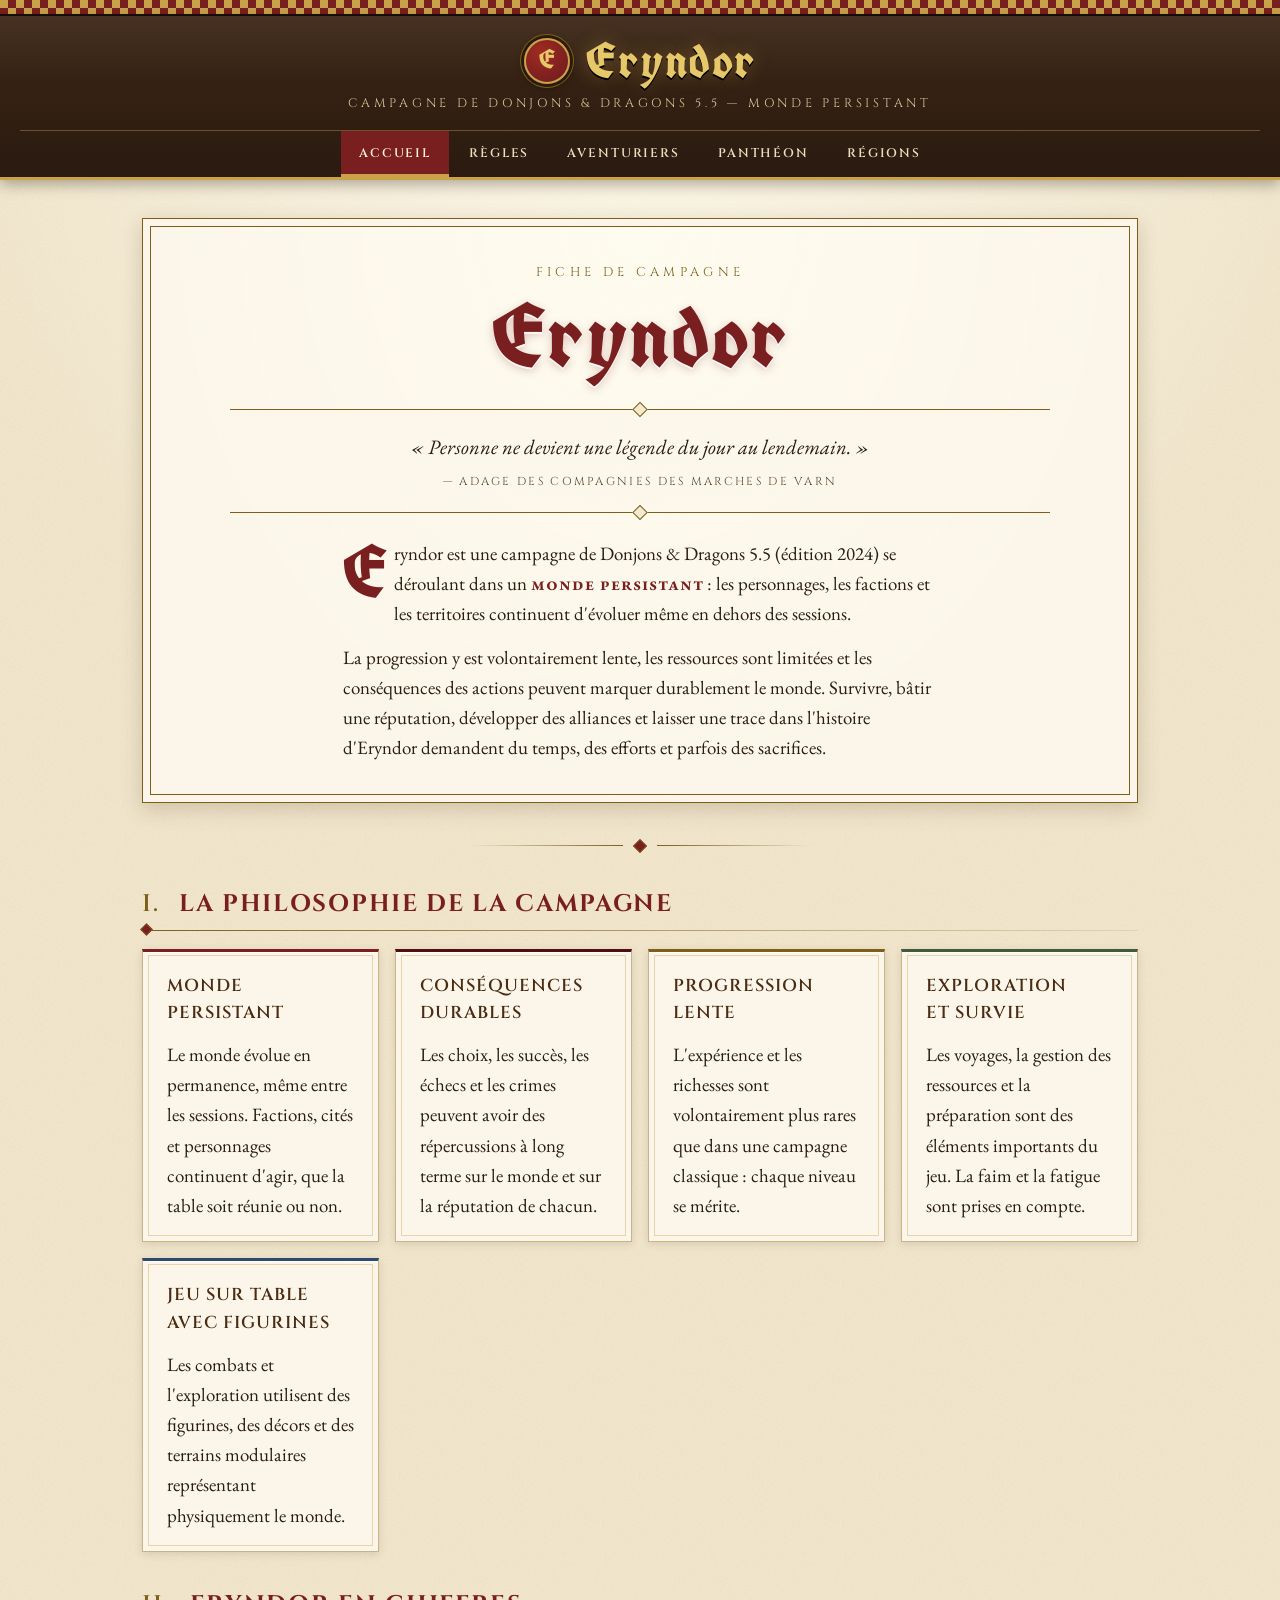
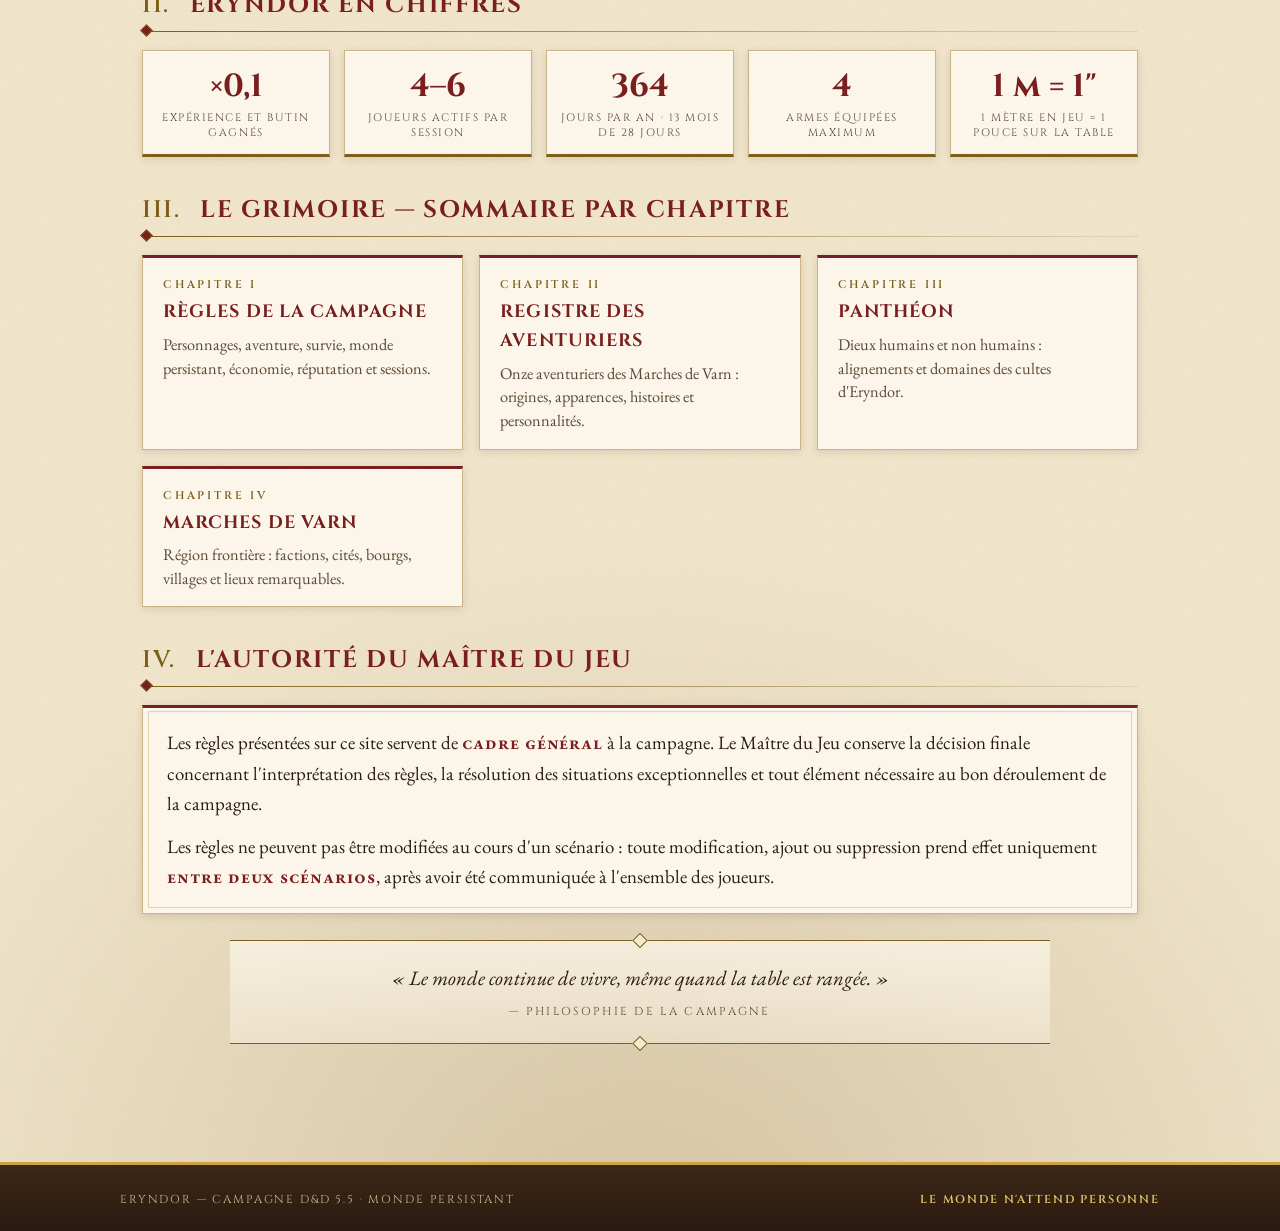
<file: index.html>
<!DOCTYPE html>
<html lang="fr">
<head>
    <meta charset="UTF-8">
    <meta name="viewport" content="width=device-width, initial-scale=1.0">
    <meta name="description" content="ERYNDOR — campagne de Donjons & Dragons 5.5 en monde persistant : règles, aventuriers, panthéon et Marches de Varn.">
    <title>ERYNDOR — Campagne D&D 5.5 en monde persistant</title>
    <link rel="stylesheet" href="style.css">
    <link rel="icon" type="image/png" href="./favicon.png">
</head>
<body>
    <a class="skip" href="#contenu">Aller au contenu</a>

    <div class="bandeau-haut"></div>

    <header class="site">
        <div class="titre-site">
            <span class="sigille">E</span>
            <h1>Eryndor</h1>
        </div>
        <div class="sous-titre">Campagne de Donjons & Dragons 5.5 — Monde persistant</div>
        <nav class="menu-principal">
            <ul>
                <li><a href="index.html" class="actif">Accueil</a></li>
                <li><a href="regles.html">Règles</a></li>
                <li><a href="aventuriers.html">Aventuriers</a></li>
                <li><a href="pantheon.html">Panthéon</a></li>
                <li><a href="regions.html">Régions</a></li>
            </ul>
        </nav>
    </header>

    <main id="contenu">
        <section class="heros">
            <div class="accroche">Fiche de campagne</div>
            <h2>Eryndor</h2>
            <div class="citation">
                « Personne ne devient une légende du jour au lendemain. »
                <span class="attribution">— Adage des compagnies des Marches de Varn</span>
            </div>
            <div class="texte">
                <p>Eryndor est une campagne de Donjons & Dragons 5.5 (édition 2024) se déroulant dans un <span class="nom">monde persistant</span> : les personnages, les factions et les territoires continuent d'évoluer même en dehors des sessions.</p>
                <p>La progression y est volontairement lente, les ressources sont limitées et les conséquences des actions peuvent marquer durablement le monde. Survivre, bâtir une réputation, développer des alliances et laisser une trace dans l'histoire d'Eryndor demandent du temps, des efforts et parfois des sacrifices.</p>
            </div>
        </section>

        <div class="ornement"><span></span></div>

        <section>
            <h2><span class="num">I.</span> La philosophie de la campagne</h2>
            <div class="colonnes">
                <div class="panier">
                    <h3>Monde persistant</h3>
                    <p>Le monde évolue en permanence, même entre les sessions. Factions, cités et personnages continuent d'agir, que la table soit réunie ou non.</p>
                </div>
                <div class="panier sang">
                    <h3>Conséquences durables</h3>
                    <p>Les choix, les succès, les échecs et les crimes peuvent avoir des répercussions à long terme sur le monde et sur la réputation de chacun.</p>
                </div>
                <div class="panier or">
                    <h3>Progression lente</h3>
                    <p>L'expérience et les richesses sont volontairement plus rares que dans une campagne classique : chaque niveau se mérite.</p>
                </div>
                <div class="panier sylve">
                    <h3>Exploration et survie</h3>
                    <p>Les voyages, la gestion des ressources et la préparation sont des éléments importants du jeu. La faim et la fatigue sont prises en compte.</p>
                </div>
                <div class="panier azur">
                    <h3>Jeu sur table avec figurines</h3>
                    <p>Les combats et l'exploration utilisent des figurines, des décors et des terrains modulaires représentant physiquement le monde.</p>
                </div>
            </div>
        </section>

        <section>
            <h2><span class="num">II.</span> Eryndor en chiffres</h2>
            <div class="chiffres">
                <div class="chiffre"><span class="valeur">×0,1</span><span class="legende">Expérience et butin gagnés</span></div>
                <div class="chiffre"><span class="valeur">4–6</span><span class="legende">Joueurs actifs par session</span></div>
                <div class="chiffre"><span class="valeur">364</span><span class="legende">Jours par an · 13 mois de 28 jours</span></div>
                <div class="chiffre"><span class="valeur">4</span><span class="legende">Armes équipées maximum</span></div>
                <div class="chiffre"><span class="valeur">1 m = 1"</span><span class="legende">1 mètre en jeu = 1 pouce sur la table</span></div>
            </div>
        </section>

        <section>
            <h2><span class="num">III.</span> Le grimoire — sommaire par chapitre</h2>
            <nav class="grille-nav">
                <a href="regles.html">
                    <span class="num-partie">Chapitre I</span>
                    <span class="nom-partie">Règles de la campagne</span>
                    <span class="desc-partie">Personnages, aventure, survie, monde persistant, économie, réputation et sessions.</span>
                </a>
                <a href="aventuriers.html">
                    <span class="num-partie">Chapitre II</span>
                    <span class="nom-partie">Registre des aventuriers</span>
                    <span class="desc-partie">Onze aventuriers des Marches de Varn : origines, apparences, histoires et personnalités.</span>
                </a>
                <a href="pantheon.html">
                    <span class="num-partie">Chapitre III</span>
                    <span class="nom-partie">Panthéon</span>
                    <span class="desc-partie">Dieux humains et non humains : alignements et domaines des cultes d'Eryndor.</span>
                </a>
                <a href="regions.html">
                    <span class="num-partie">Chapitre IV</span>
                    <span class="nom-partie">Marches de Varn</span>
                    <span class="desc-partie">Région frontière : factions, cités, bourgs, villages et lieux remarquables.</span>
                </a>
            </nav>
        </section>

        <section>
            <h2><span class="num">IV.</span> L'autorité du Maître du Jeu</h2>
            <div class="panier">
                <p>Les règles présentées sur ce site servent de <span class="nom">cadre général</span> à la campagne. Le Maître du Jeu conserve la décision finale concernant l'interprétation des règles, la résolution des situations exceptionnelles et tout élément nécessaire au bon déroulement de la campagne.</p>
                <p>Les règles ne peuvent pas être modifiées au cours d'un scénario : toute modification, ajout ou suppression prend effet uniquement <span class="nom">entre deux scénarios</span>, après avoir été communiquée à l'ensemble des joueurs.</p>
            </div>
            <div class="citation">
                « Le monde continue de vivre, même quand la table est rangée. »
                <span class="attribution">— Philosophie de la campagne</span>
            </div>
        </section>
    </main>

    <footer class="site">
        <div class="pied">
            <span>ERYNDOR — Campagne D&D 5.5 · Monde persistant</span>
            <span class="sceau">LE MONDE N'ATTEND PERSONNE</span>
        </div>
    </footer>
</body>
</html>
</file>
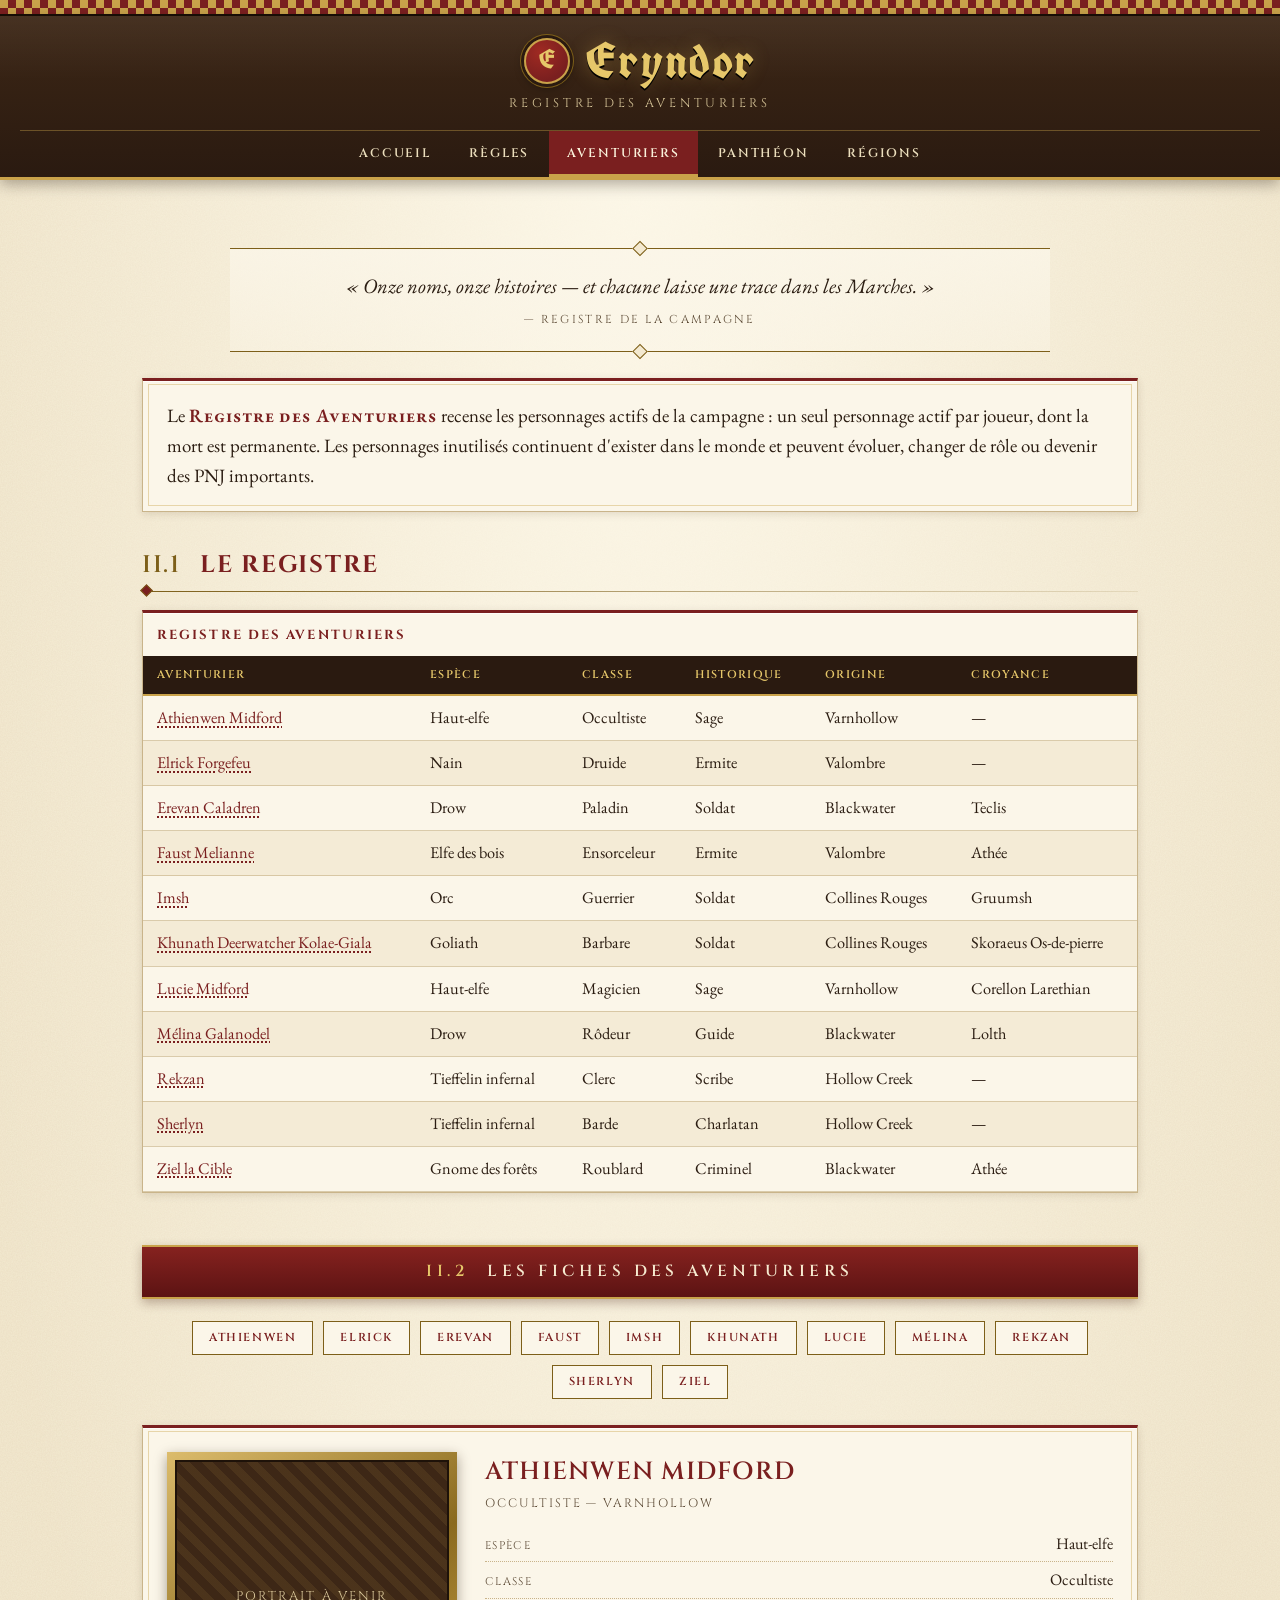
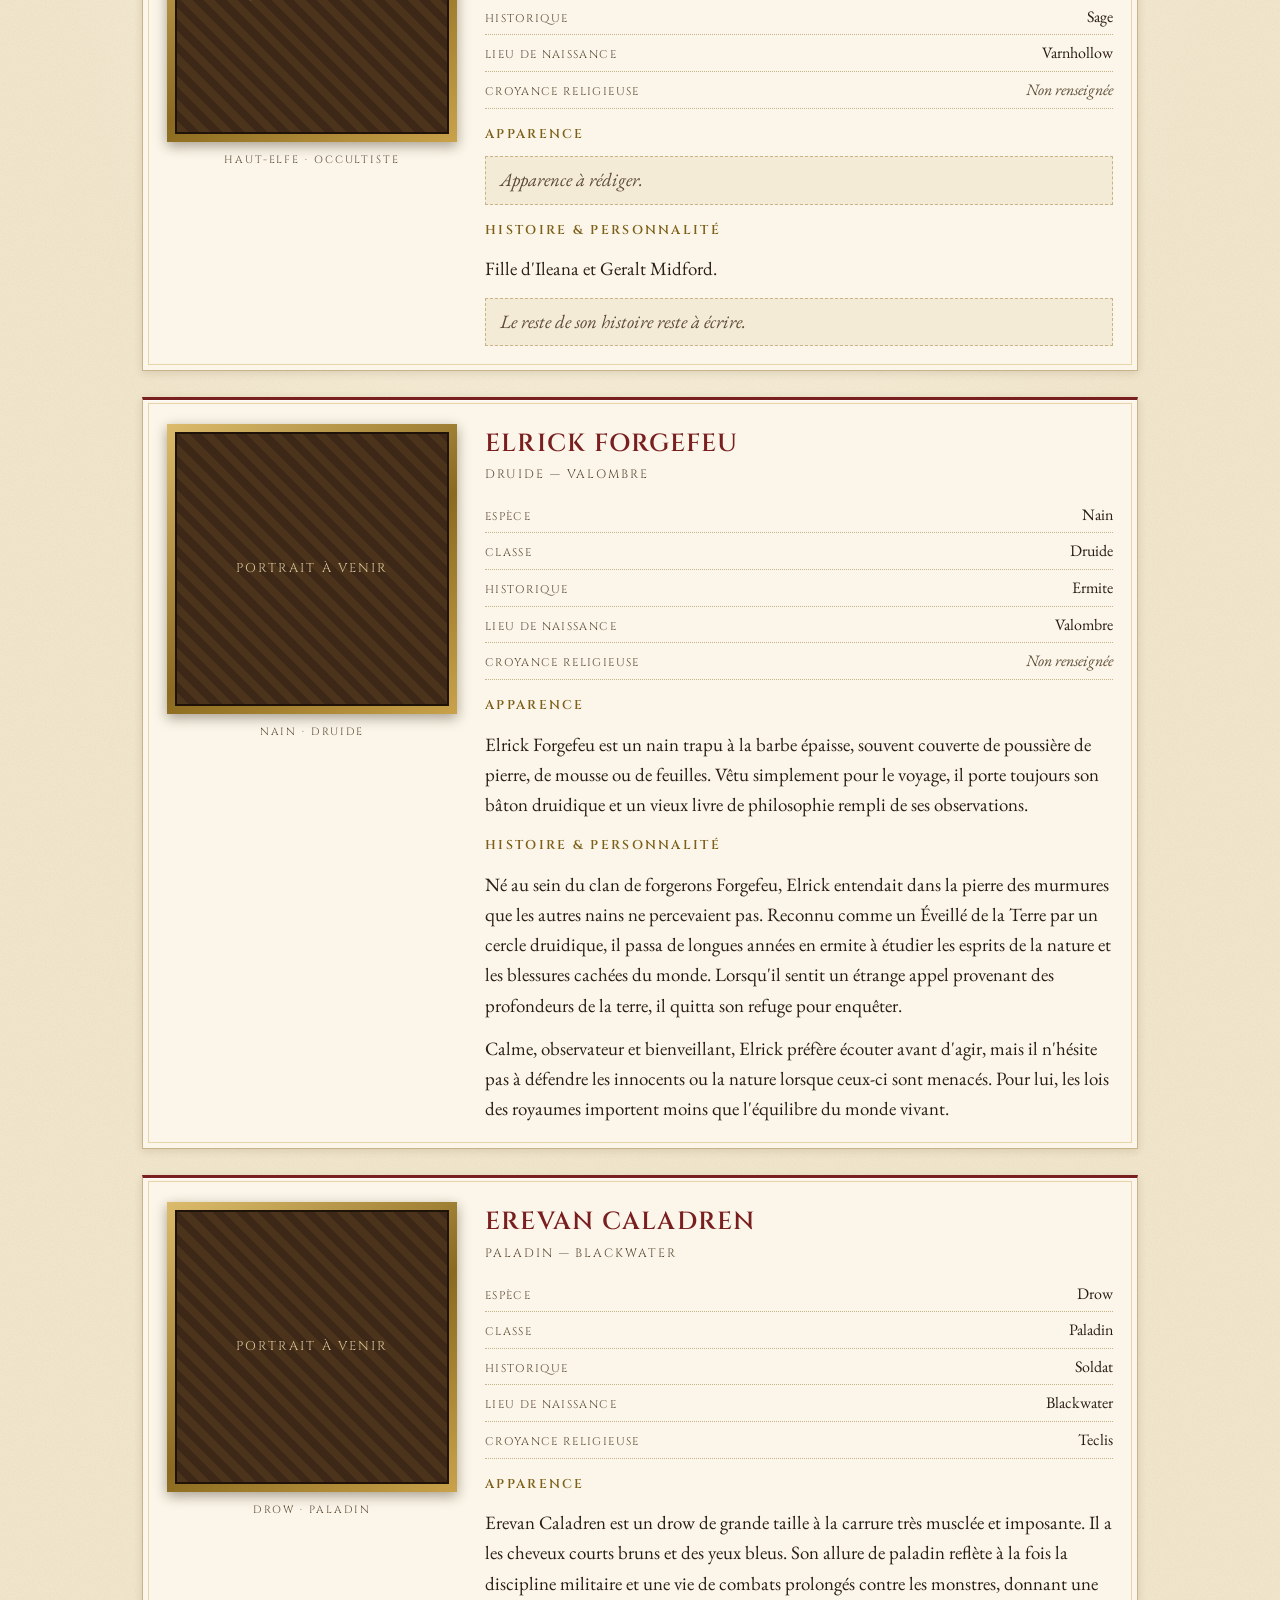
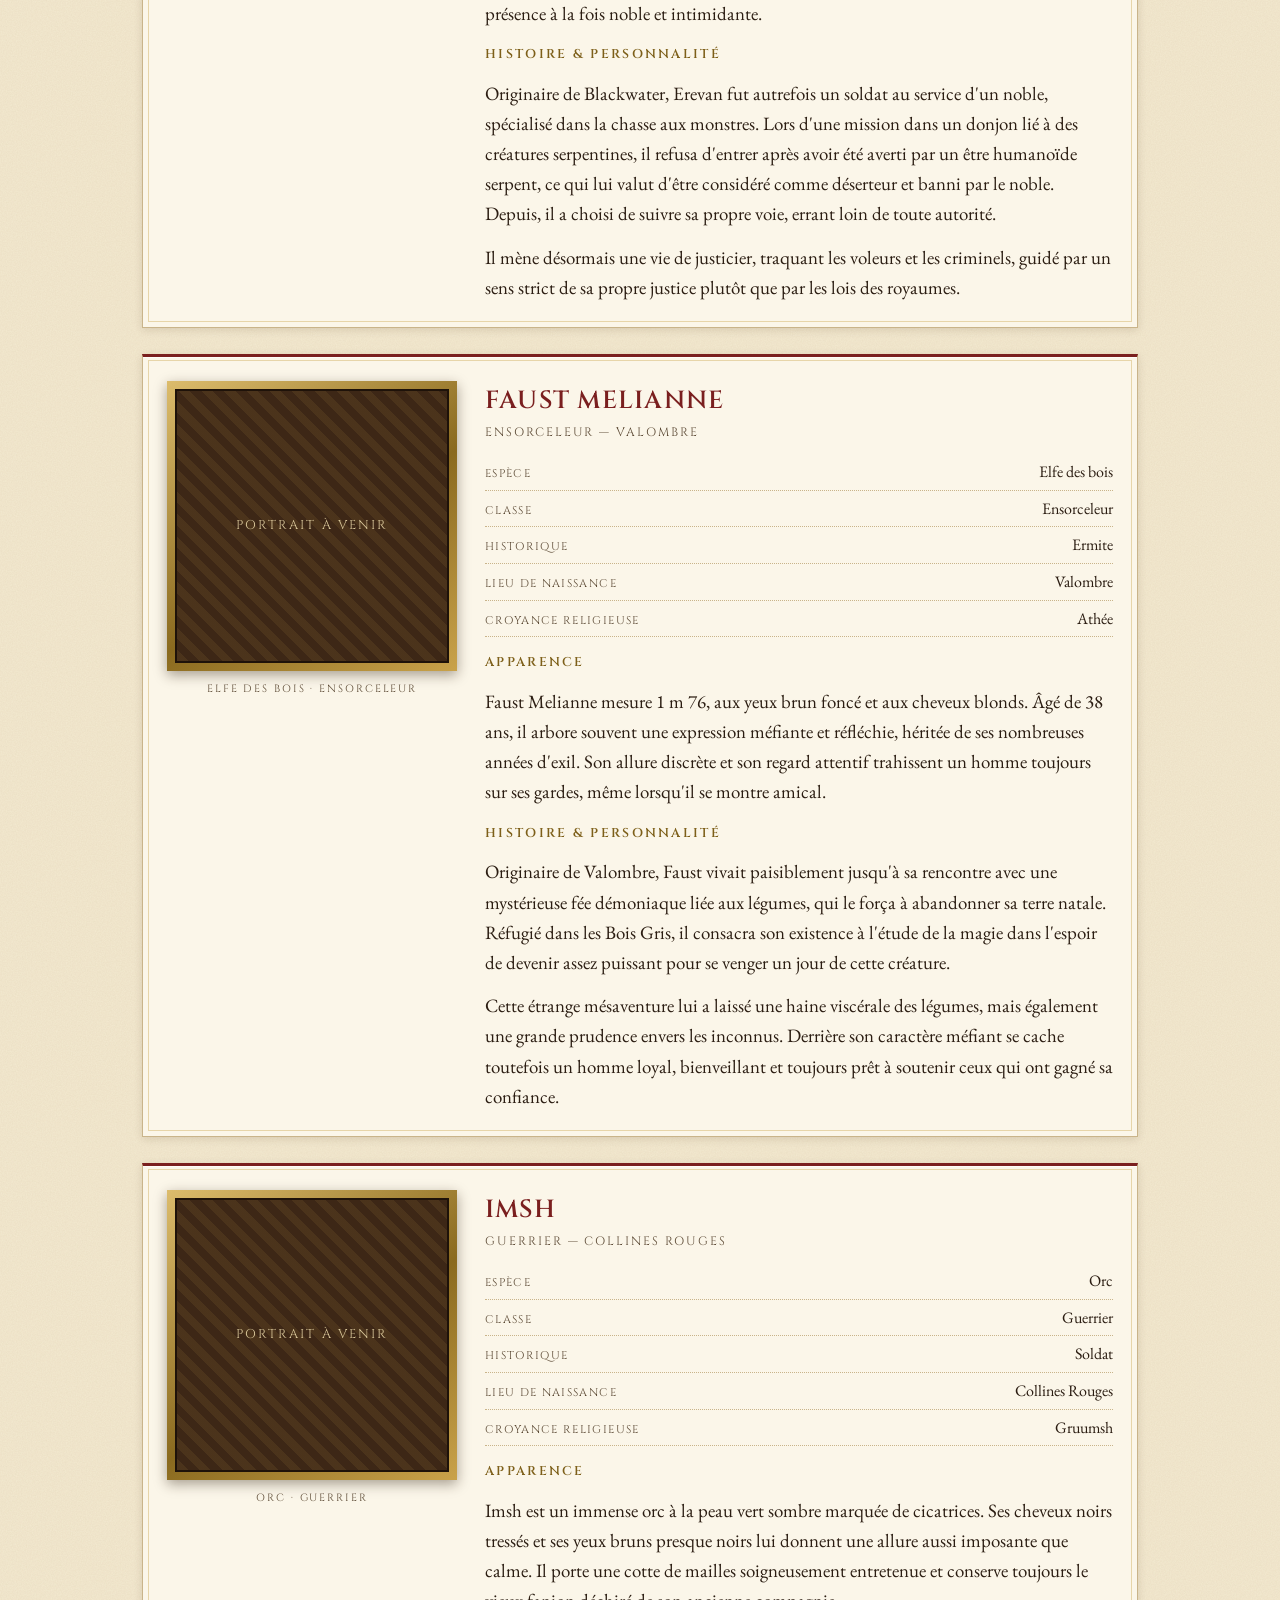
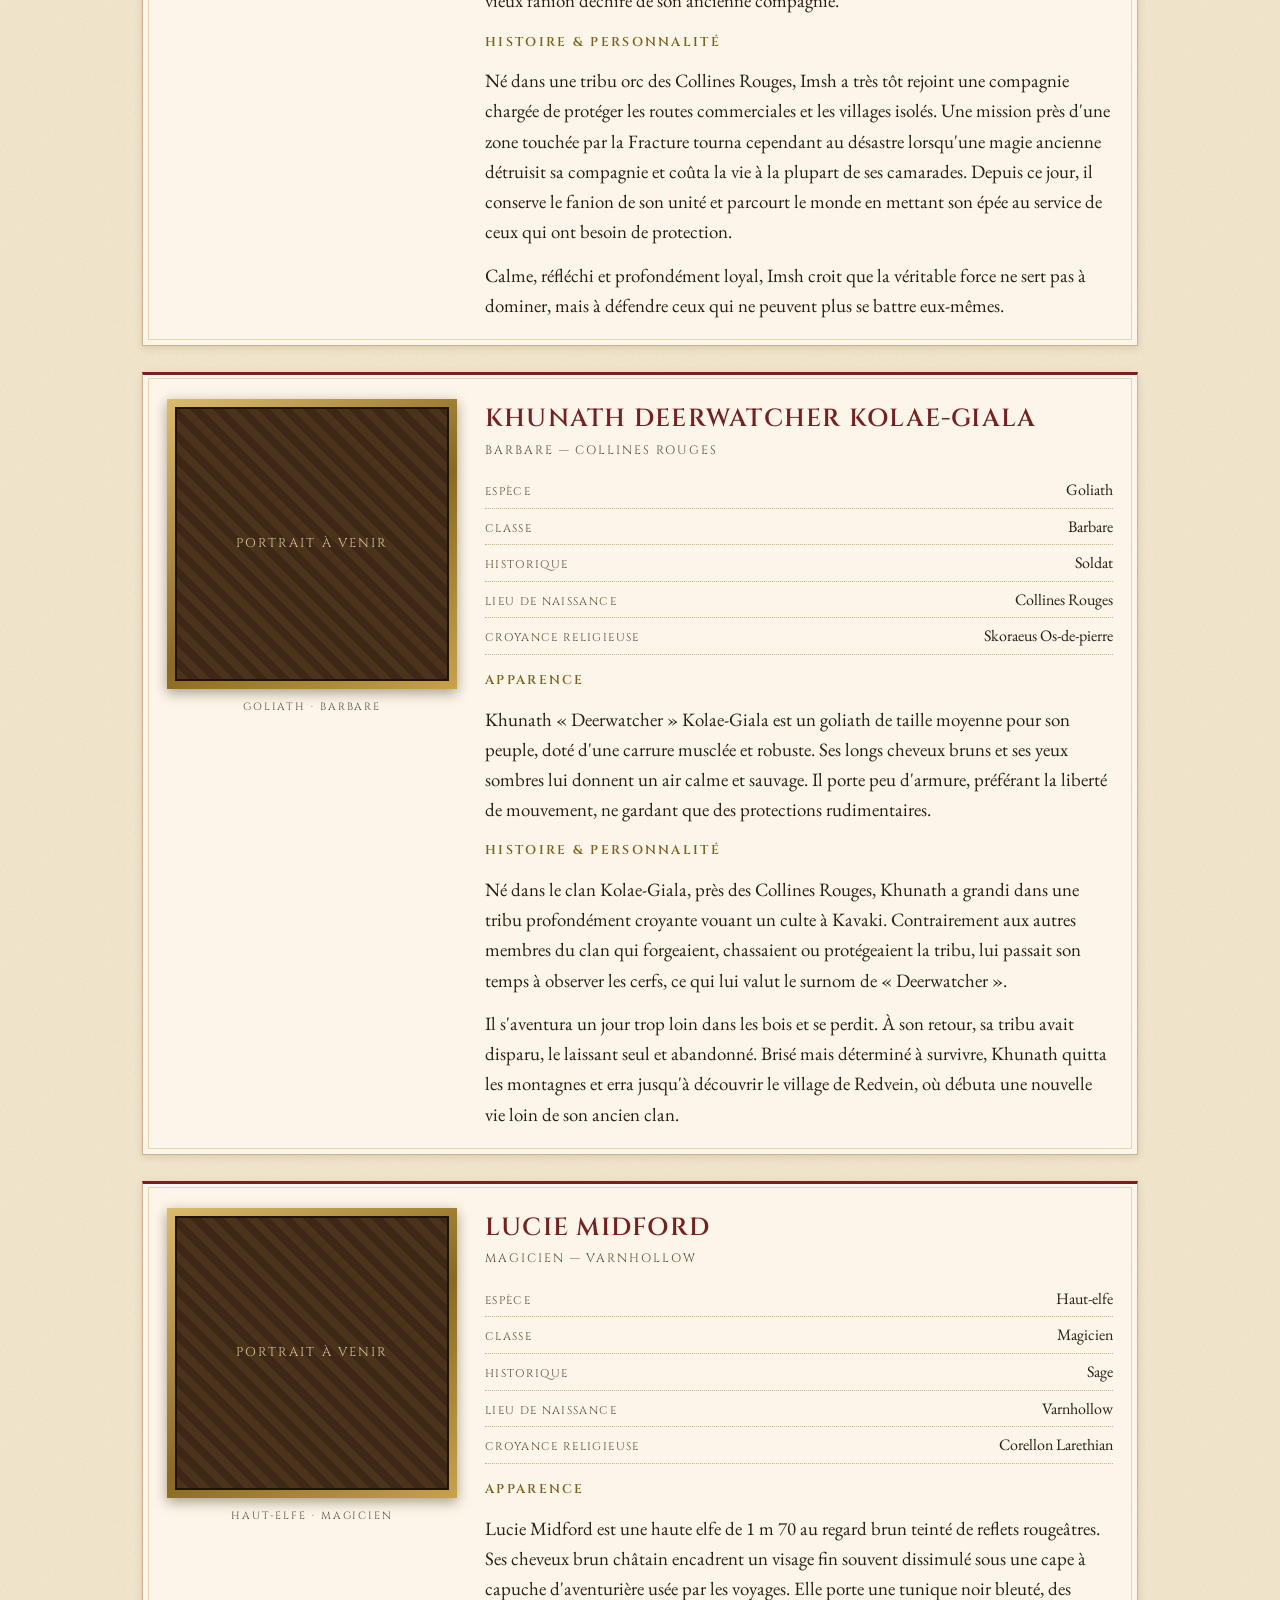
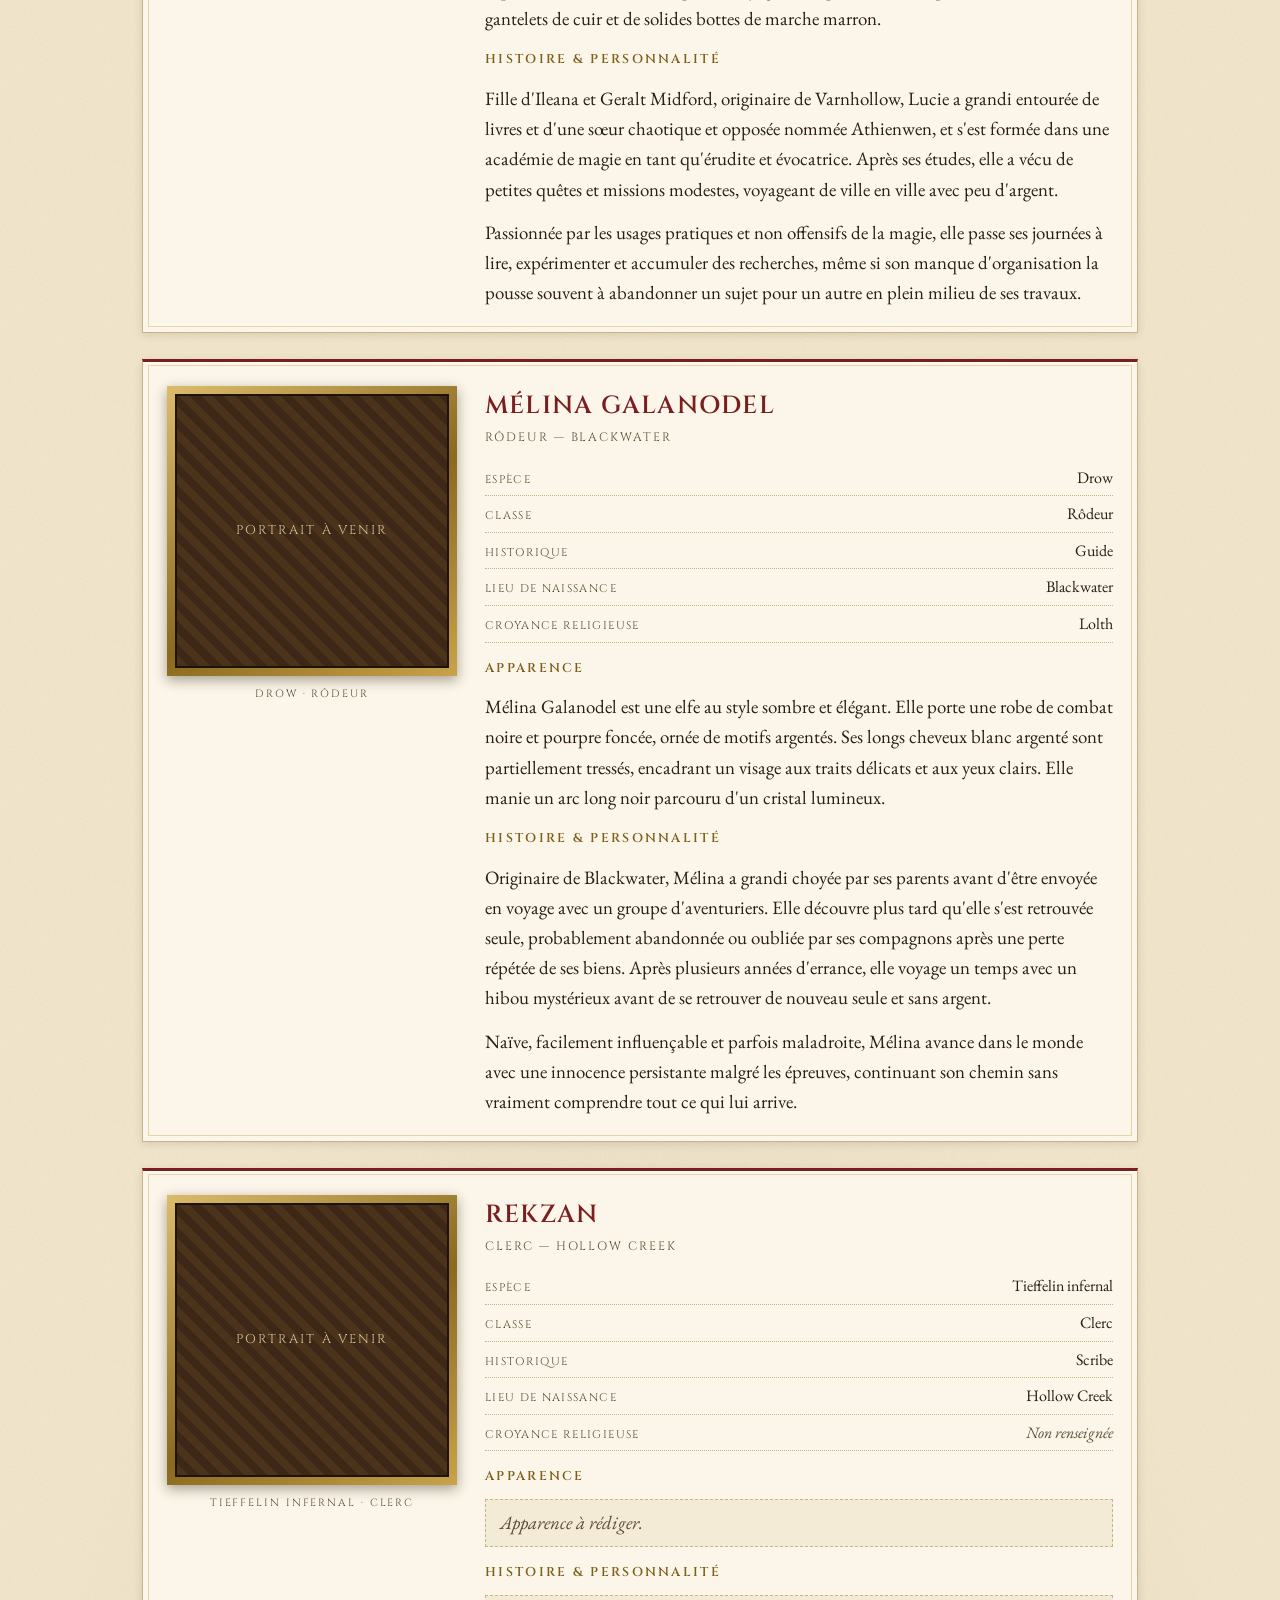
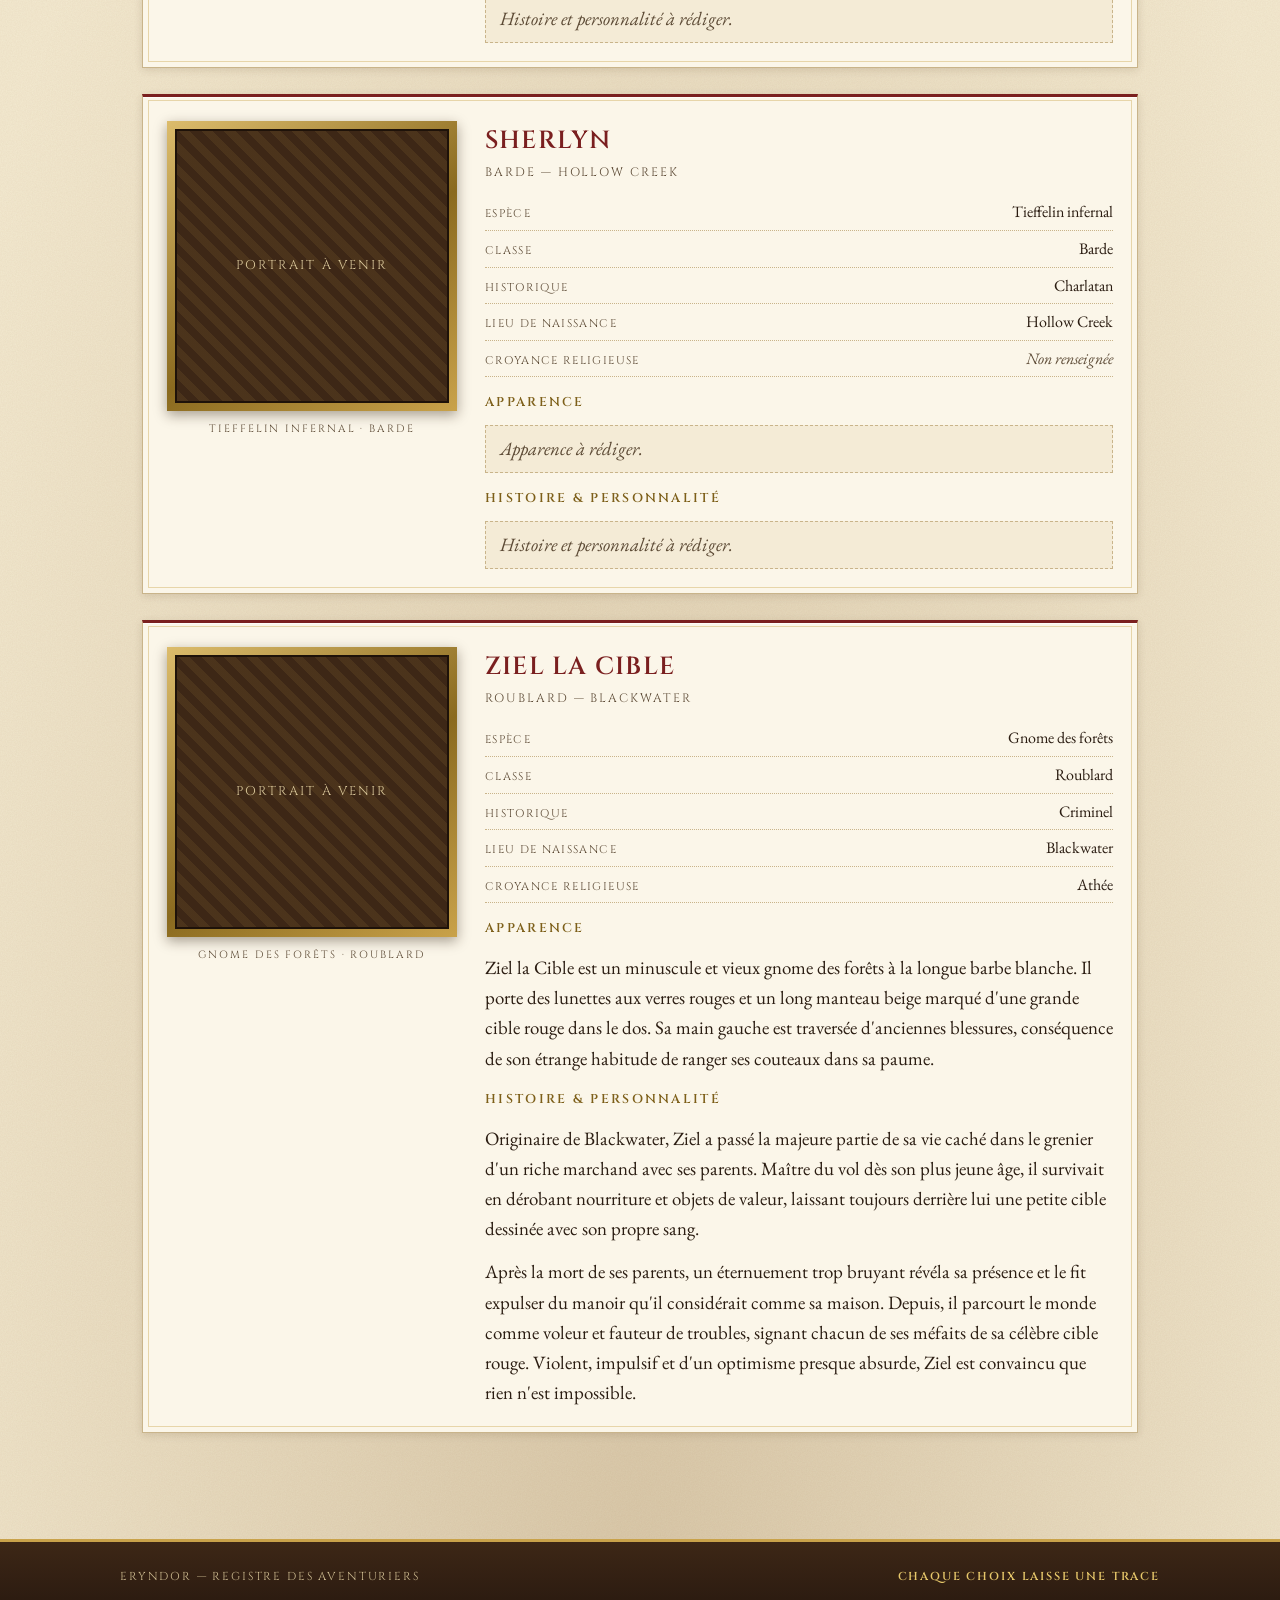
<file: aventuriers.html>
<!DOCTYPE html>
<html lang="fr">
<head>
    <meta charset="UTF-8">
    <meta name="viewport" content="width=device-width, initial-scale=1.0">
    <meta name="description" content="ERYNDOR — registre des aventuriers : onze personnages des Marches de Varn, leurs origines, apparences, histoires et personnalités.">
    <title>Registre des aventuriers — ERYNDOR</title>
    <link rel="stylesheet" href="style.css">
    <link rel="icon" type="image/png" href="./favicon.png">
</head>
<body>
    <a class="skip" href="#contenu">Aller au contenu</a>

    <div class="bandeau-haut"></div>

    <header class="site">
        <div class="titre-site">
            <span class="sigille">E</span>
            <h1>Eryndor</h1>
        </div>
        <div class="sous-titre">Registre des aventuriers</div>
        <nav class="menu-principal">
            <ul>
                <li><a href="index.html">Accueil</a></li>
                <li><a href="regles.html">Règles</a></li>
                <li><a href="aventuriers.html" class="actif">Aventuriers</a></li>
                <li><a href="pantheon.html">Panthéon</a></li>
                <li><a href="regions.html">Régions</a></li>
            </ul>
        </nav>
    </header>

    <main id="contenu">
        <section>
            <div class="citation">
                « Onze noms, onze histoires — et chacune laisse une trace dans les Marches. »
                <span class="attribution">— Registre de la campagne</span>
            </div>
            <div class="panier">
                <p>Le <span class="nom">Registre des Aventuriers</span> recense les personnages actifs de la campagne : un seul personnage actif par joueur, dont la mort est permanente. Les personnages inutilisés continuent d'exister dans le monde et peuvent évoluer, changer de rôle ou devenir des PNJ importants.</p>
            </div>
        </section>

        <section>
            <h2><span class="num">II.1</span> Le registre</h2>
            <div class="tableau-wrap">
                <table class="tableau large">
                    <caption>Registre des aventuriers</caption>
                    <thead>
                        <tr><th>Aventurier</th><th>Espèce</th><th>Classe</th><th>Historique</th><th>Origine</th><th>Croyance</th></tr>
                    </thead>
                    <tbody>
                        <tr><td><a href="#athienwen-midford">Athienwen Midford</a></td><td>Haut-elfe</td><td>Occultiste</td><td>Sage</td><td>Varnhollow</td><td>—</td></tr>
                        <tr><td><a href="#elrick-forgefeu">Elrick Forgefeu</a></td><td>Nain</td><td>Druide</td><td>Ermite</td><td>Valombre</td><td>—</td></tr>
                        <tr><td><a href="#erevan-caladren">Erevan Caladren</a></td><td>Drow</td><td>Paladin</td><td>Soldat</td><td>Blackwater</td><td>Teclis</td></tr>
                        <tr><td><a href="#faust-melianne">Faust Melianne</a></td><td>Elfe des bois</td><td>Ensorceleur</td><td>Ermite</td><td>Valombre</td><td>Athée</td></tr>
                        <tr><td><a href="#imsh">Imsh</a></td><td>Orc</td><td>Guerrier</td><td>Soldat</td><td>Collines Rouges</td><td>Gruumsh</td></tr>
                        <tr><td><a href="#khunath-deerwatcher">Khunath Deerwatcher Kolae-Giala</a></td><td>Goliath</td><td>Barbare</td><td>Soldat</td><td>Collines Rouges</td><td>Skoraeus Os-de-pierre</td></tr>
                        <tr><td><a href="#lucie-midford">Lucie Midford</a></td><td>Haut-elfe</td><td>Magicien</td><td>Sage</td><td>Varnhollow</td><td>Corellon Larethian</td></tr>
                        <tr><td><a href="#melina-galanodel">Mélina Galanodel</a></td><td>Drow</td><td>Rôdeur</td><td>Guide</td><td>Blackwater</td><td>Lolth</td></tr>
                        <tr><td><a href="#rekzan">Rekzan</a></td><td>Tieffelin infernal</td><td>Clerc</td><td>Scribe</td><td>Hollow Creek</td><td>—</td></tr>
                        <tr><td><a href="#sherlyn">Sherlyn</a></td><td>Tieffelin infernal</td><td>Barde</td><td>Charlatan</td><td>Hollow Creek</td><td>—</td></tr>
                        <tr><td><a href="#ziel-la-cible">Ziel la Cible</a></td><td>Gnome des forêts</td><td>Roublard</td><td>Criminel</td><td>Blackwater</td><td>Athée</td></tr>
                    </tbody>
                </table>
            </div>
        </section>

        <div class="titre-partie"><span class="num">II.2</span> Les fiches des aventuriers</div>
        <ul class="ancres">
            <li><a href="#athienwen-midford">Athienwen</a></li>
            <li><a href="#elrick-forgefeu">Elrick</a></li>
            <li><a href="#erevan-caladren">Erevan</a></li>
            <li><a href="#faust-melianne">Faust</a></li>
            <li><a href="#imsh">Imsh</a></li>
            <li><a href="#khunath-deerwatcher">Khunath</a></li>
            <li><a href="#lucie-midford">Lucie</a></li>
            <li><a href="#melina-galanodel">Mélina</a></li>
            <li><a href="#rekzan">Rekzan</a></li>
            <li><a href="#sherlyn">Sherlyn</a></li>
            <li><a href="#ziel-la-cible">Ziel</a></li>
        </ul>

        <article class="perso" id="athienwen-midford">
            <figure class="portrait vide">
                <div class="cadre"><div>Portrait à venir</div></div>
                <figcaption>Haut-elfe · Occultiste</figcaption>
            </figure>
            <div>
                <h3>Athienwen Midford</h3>
                <p class="metier">Occultiste — Varnhollow</p>
                <div class="fiche-tech">
                    <div class="ligne"><span class="cle">Espèce</span><span class="val">Haut-elfe</span></div>
                    <div class="ligne"><span class="cle">Classe</span><span class="val">Occultiste</span></div>
                    <div class="ligne"><span class="cle">Historique</span><span class="val">Sage</span></div>
                    <div class="ligne"><span class="cle">Lieu de naissance</span><span class="val">Varnhollow</span></div>
                    <div class="ligne"><span class="cle">Croyance religieuse</span><span class="val vide">Non renseignée</span></div>
                </div>
                <h4>Apparence</h4>
                <p class="a-ecrire">Apparence à rédiger.</p>
                <h4>Histoire & personnalité</h4>
                <p>Fille d'Ileana et Geralt Midford.</p>
                <p class="a-ecrire">Le reste de son histoire reste à écrire.</p>
            </div>
        </article>

        <article class="perso" id="elrick-forgefeu">
            <figure class="portrait vide">
                <div class="cadre"><div>Portrait à venir</div></div>
                <figcaption>Nain · Druide</figcaption>
            </figure>
            <div>
                <h3>Elrick Forgefeu</h3>
                <p class="metier">Druide — Valombre</p>
                <div class="fiche-tech">
                    <div class="ligne"><span class="cle">Espèce</span><span class="val">Nain</span></div>
                    <div class="ligne"><span class="cle">Classe</span><span class="val">Druide</span></div>
                    <div class="ligne"><span class="cle">Historique</span><span class="val">Ermite</span></div>
                    <div class="ligne"><span class="cle">Lieu de naissance</span><span class="val">Valombre</span></div>
                    <div class="ligne"><span class="cle">Croyance religieuse</span><span class="val vide">Non renseignée</span></div>
                </div>
                <h4>Apparence</h4>
                <p>Elrick Forgefeu est un nain trapu à la barbe épaisse, souvent couverte de poussière de pierre, de mousse ou de feuilles. Vêtu simplement pour le voyage, il porte toujours son bâton druidique et un vieux livre de philosophie rempli de ses observations.</p>
                <h4>Histoire & personnalité</h4>
                <p>Né au sein du clan de forgerons Forgefeu, Elrick entendait dans la pierre des murmures que les autres nains ne percevaient pas. Reconnu comme un Éveillé de la Terre par un cercle druidique, il passa de longues années en ermite à étudier les esprits de la nature et les blessures cachées du monde. Lorsqu'il sentit un étrange appel provenant des profondeurs de la terre, il quitta son refuge pour enquêter.</p>
                <p>Calme, observateur et bienveillant, Elrick préfère écouter avant d'agir, mais il n'hésite pas à défendre les innocents ou la nature lorsque ceux-ci sont menacés. Pour lui, les lois des royaumes importent moins que l'équilibre du monde vivant.</p>
            </div>
        </article>

        <article class="perso" id="erevan-caladren">
            <figure class="portrait vide">
                <div class="cadre"><div>Portrait à venir</div></div>
                <figcaption>Drow · Paladin</figcaption>
            </figure>
            <div>
                <h3>Erevan Caladren</h3>
                <p class="metier">Paladin — Blackwater</p>
                <div class="fiche-tech">
                    <div class="ligne"><span class="cle">Espèce</span><span class="val">Drow</span></div>
                    <div class="ligne"><span class="cle">Classe</span><span class="val">Paladin</span></div>
                    <div class="ligne"><span class="cle">Historique</span><span class="val">Soldat</span></div>
                    <div class="ligne"><span class="cle">Lieu de naissance</span><span class="val">Blackwater</span></div>
                    <div class="ligne"><span class="cle">Croyance religieuse</span><span class="val">Teclis</span></div>
                </div>
                <h4>Apparence</h4>
                <p>Erevan Caladren est un drow de grande taille à la carrure très musclée et imposante. Il a les cheveux courts bruns et des yeux bleus. Son allure de paladin reflète à la fois la discipline militaire et une vie de combats prolongés contre les monstres, donnant une présence à la fois noble et intimidante.</p>
                <h4>Histoire & personnalité</h4>
                <p>Originaire de Blackwater, Erevan fut autrefois un soldat au service d'un noble, spécialisé dans la chasse aux monstres. Lors d'une mission dans un donjon lié à des créatures serpentines, il refusa d'entrer après avoir été averti par un être humanoïde serpent, ce qui lui valut d'être considéré comme déserteur et banni par le noble. Depuis, il a choisi de suivre sa propre voie, errant loin de toute autorité.</p>
                <p>Il mène désormais une vie de justicier, traquant les voleurs et les criminels, guidé par un sens strict de sa propre justice plutôt que par les lois des royaumes.</p>
            </div>
        </article>

        <article class="perso" id="faust-melianne">
            <figure class="portrait vide">
                <div class="cadre"><div>Portrait à venir</div></div>
                <figcaption>Elfe des bois · Ensorceleur</figcaption>
            </figure>
            <div>
                <h3>Faust Melianne</h3>
                <p class="metier">Ensorceleur — Valombre</p>
                <div class="fiche-tech">
                    <div class="ligne"><span class="cle">Espèce</span><span class="val">Elfe des bois</span></div>
                    <div class="ligne"><span class="cle">Classe</span><span class="val">Ensorceleur</span></div>
                    <div class="ligne"><span class="cle">Historique</span><span class="val">Ermite</span></div>
                    <div class="ligne"><span class="cle">Lieu de naissance</span><span class="val">Valombre</span></div>
                    <div class="ligne"><span class="cle">Croyance religieuse</span><span class="val">Athée</span></div>
                </div>
                <h4>Apparence</h4>
                <p>Faust Melianne mesure 1 m 76, aux yeux brun foncé et aux cheveux blonds. Âgé de 38 ans, il arbore souvent une expression méfiante et réfléchie, héritée de ses nombreuses années d'exil. Son allure discrète et son regard attentif trahissent un homme toujours sur ses gardes, même lorsqu'il se montre amical.</p>
                <h4>Histoire & personnalité</h4>
                <p>Originaire de Valombre, Faust vivait paisiblement jusqu'à sa rencontre avec une mystérieuse fée démoniaque liée aux légumes, qui le força à abandonner sa terre natale. Réfugié dans les Bois Gris, il consacra son existence à l'étude de la magie dans l'espoir de devenir assez puissant pour se venger un jour de cette créature.</p>
                <p>Cette étrange mésaventure lui a laissé une haine viscérale des légumes, mais également une grande prudence envers les inconnus. Derrière son caractère méfiant se cache toutefois un homme loyal, bienveillant et toujours prêt à soutenir ceux qui ont gagné sa confiance.</p>
            </div>
        </article>

        <article class="perso" id="imsh">
            <figure class="portrait vide">
                <div class="cadre"><div>Portrait à venir</div></div>
                <figcaption>Orc · Guerrier</figcaption>
            </figure>
            <div>
                <h3>Imsh</h3>
                <p class="metier">Guerrier — Collines Rouges</p>
                <div class="fiche-tech">
                    <div class="ligne"><span class="cle">Espèce</span><span class="val">Orc</span></div>
                    <div class="ligne"><span class="cle">Classe</span><span class="val">Guerrier</span></div>
                    <div class="ligne"><span class="cle">Historique</span><span class="val">Soldat</span></div>
                    <div class="ligne"><span class="cle">Lieu de naissance</span><span class="val">Collines Rouges</span></div>
                    <div class="ligne"><span class="cle">Croyance religieuse</span><span class="val">Gruumsh</span></div>
                </div>
                <h4>Apparence</h4>
                <p>Imsh est un immense orc à la peau vert sombre marquée de cicatrices. Ses cheveux noirs tressés et ses yeux bruns presque noirs lui donnent une allure aussi imposante que calme. Il porte une cotte de mailles soigneusement entretenue et conserve toujours le vieux fanion déchiré de son ancienne compagnie.</p>
                <h4>Histoire & personnalité</h4>
                <p>Né dans une tribu orc des Collines Rouges, Imsh a très tôt rejoint une compagnie chargée de protéger les routes commerciales et les villages isolés. Une mission près d'une zone touchée par la Fracture tourna cependant au désastre lorsqu'une magie ancienne détruisit sa compagnie et coûta la vie à la plupart de ses camarades. Depuis ce jour, il conserve le fanion de son unité et parcourt le monde en mettant son épée au service de ceux qui ont besoin de protection.</p>
                <p>Calme, réfléchi et profondément loyal, Imsh croit que la véritable force ne sert pas à dominer, mais à défendre ceux qui ne peuvent plus se battre eux-mêmes.</p>
            </div>
        </article>

        <article class="perso" id="khunath-deerwatcher">
            <figure class="portrait vide">
                <div class="cadre"><div>Portrait à venir</div></div>
                <figcaption>Goliath · Barbare</figcaption>
            </figure>
            <div>
                <h3>Khunath Deerwatcher Kolae-Giala</h3>
                <p class="metier">Barbare — Collines Rouges</p>
                <div class="fiche-tech">
                    <div class="ligne"><span class="cle">Espèce</span><span class="val">Goliath</span></div>
                    <div class="ligne"><span class="cle">Classe</span><span class="val">Barbare</span></div>
                    <div class="ligne"><span class="cle">Historique</span><span class="val">Soldat</span></div>
                    <div class="ligne"><span class="cle">Lieu de naissance</span><span class="val">Collines Rouges</span></div>
                    <div class="ligne"><span class="cle">Croyance religieuse</span><span class="val">Skoraeus Os-de-pierre</span></div>
                </div>
                <h4>Apparence</h4>
                <p>Khunath « Deerwatcher » Kolae-Giala est un goliath de taille moyenne pour son peuple, doté d'une carrure musclée et robuste. Ses longs cheveux bruns et ses yeux sombres lui donnent un air calme et sauvage. Il porte peu d'armure, préférant la liberté de mouvement, ne gardant que des protections rudimentaires.</p>
                <h4>Histoire & personnalité</h4>
                <p>Né dans le clan Kolae-Giala, près des Collines Rouges, Khunath a grandi dans une tribu profondément croyante vouant un culte à Kavaki. Contrairement aux autres membres du clan qui forgeaient, chassaient ou protégeaient la tribu, lui passait son temps à observer les cerfs, ce qui lui valut le surnom de « Deerwatcher ».</p>
                <p>Il s'aventura un jour trop loin dans les bois et se perdit. À son retour, sa tribu avait disparu, le laissant seul et abandonné. Brisé mais déterminé à survivre, Khunath quitta les montagnes et erra jusqu'à découvrir le village de Redvein, où débuta une nouvelle vie loin de son ancien clan.</p>
            </div>
        </article>

        <article class="perso" id="lucie-midford">
            <figure class="portrait vide">
                <div class="cadre"><div>Portrait à venir</div></div>
                <figcaption>Haut-elfe · Magicien</figcaption>
            </figure>
            <div>
                <h3>Lucie Midford</h3>
                <p class="metier">Magicien — Varnhollow</p>
                <div class="fiche-tech">
                    <div class="ligne"><span class="cle">Espèce</span><span class="val">Haut-elfe</span></div>
                    <div class="ligne"><span class="cle">Classe</span><span class="val">Magicien</span></div>
                    <div class="ligne"><span class="cle">Historique</span><span class="val">Sage</span></div>
                    <div class="ligne"><span class="cle">Lieu de naissance</span><span class="val">Varnhollow</span></div>
                    <div class="ligne"><span class="cle">Croyance religieuse</span><span class="val">Corellon Larethian</span></div>
                </div>
                <h4>Apparence</h4>
                <p>Lucie Midford est une haute elfe de 1 m 70 au regard brun teinté de reflets rougeâtres. Ses cheveux brun châtain encadrent un visage fin souvent dissimulé sous une cape à capuche d'aventurière usée par les voyages. Elle porte une tunique noir bleuté, des gantelets de cuir et de solides bottes de marche marron.</p>
                <h4>Histoire & personnalité</h4>
                <p>Fille d'Ileana et Geralt Midford, originaire de Varnhollow, Lucie a grandi entourée de livres et d'une sœur chaotique et opposée nommée Athienwen, et s'est formée dans une académie de magie en tant qu'érudite et évocatrice. Après ses études, elle a vécu de petites quêtes et missions modestes, voyageant de ville en ville avec peu d'argent.</p>
                <p>Passionnée par les usages pratiques et non offensifs de la magie, elle passe ses journées à lire, expérimenter et accumuler des recherches, même si son manque d'organisation la pousse souvent à abandonner un sujet pour un autre en plein milieu de ses travaux.</p>
            </div>
        </article>

        <article class="perso" id="melina-galanodel">
            <figure class="portrait vide">
                <div class="cadre"><div>Portrait à venir</div></div>
                <figcaption>Drow · Rôdeur</figcaption>
            </figure>
            <div>
                <h3>Mélina Galanodel</h3>
                <p class="metier">Rôdeur — Blackwater</p>
                <div class="fiche-tech">
                    <div class="ligne"><span class="cle">Espèce</span><span class="val">Drow</span></div>
                    <div class="ligne"><span class="cle">Classe</span><span class="val">Rôdeur</span></div>
                    <div class="ligne"><span class="cle">Historique</span><span class="val">Guide</span></div>
                    <div class="ligne"><span class="cle">Lieu de naissance</span><span class="val">Blackwater</span></div>
                    <div class="ligne"><span class="cle">Croyance religieuse</span><span class="val">Lolth</span></div>
                </div>
                <h4>Apparence</h4>
                <p>Mélina Galanodel est une elfe au style sombre et élégant. Elle porte une robe de combat noire et pourpre foncée, ornée de motifs argentés. Ses longs cheveux blanc argenté sont partiellement tressés, encadrant un visage aux traits délicats et aux yeux clairs. Elle manie un arc long noir parcouru d'un cristal lumineux.</p>
                <h4>Histoire & personnalité</h4>
                <p>Originaire de Blackwater, Mélina a grandi choyée par ses parents avant d'être envoyée en voyage avec un groupe d'aventuriers. Elle découvre plus tard qu'elle s'est retrouvée seule, probablement abandonnée ou oubliée par ses compagnons après une perte répétée de ses biens. Après plusieurs années d'errance, elle voyage un temps avec un hibou mystérieux avant de se retrouver de nouveau seule et sans argent.</p>
                <p>Naïve, facilement influençable et parfois maladroite, Mélina avance dans le monde avec une innocence persistante malgré les épreuves, continuant son chemin sans vraiment comprendre tout ce qui lui arrive.</p>
            </div>
        </article>

        <article class="perso" id="rekzan">
            <figure class="portrait vide">
                <div class="cadre"><div>Portrait à venir</div></div>
                <figcaption>Tieffelin infernal · Clerc</figcaption>
            </figure>
            <div>
                <h3>Rekzan</h3>
                <p class="metier">Clerc — Hollow Creek</p>
                <div class="fiche-tech">
                    <div class="ligne"><span class="cle">Espèce</span><span class="val">Tieffelin infernal</span></div>
                    <div class="ligne"><span class="cle">Classe</span><span class="val">Clerc</span></div>
                    <div class="ligne"><span class="cle">Historique</span><span class="val">Scribe</span></div>
                    <div class="ligne"><span class="cle">Lieu de naissance</span><span class="val">Hollow Creek</span></div>
                    <div class="ligne"><span class="cle">Croyance religieuse</span><span class="val vide">Non renseignée</span></div>
                </div>
                <h4>Apparence</h4>
                <p class="a-ecrire">Apparence à rédiger.</p>
                <h4>Histoire & personnalité</h4>
                <p class="a-ecrire">Histoire et personnalité à rédiger.</p>
            </div>
        </article>

        <article class="perso" id="sherlyn">
            <figure class="portrait vide">
                <div class="cadre"><div>Portrait à venir</div></div>
                <figcaption>Tieffelin infernal · Barde</figcaption>
            </figure>
            <div>
                <h3>Sherlyn</h3>
                <p class="metier">Barde — Hollow Creek</p>
                <div class="fiche-tech">
                    <div class="ligne"><span class="cle">Espèce</span><span class="val">Tieffelin infernal</span></div>
                    <div class="ligne"><span class="cle">Classe</span><span class="val">Barde</span></div>
                    <div class="ligne"><span class="cle">Historique</span><span class="val">Charlatan</span></div>
                    <div class="ligne"><span class="cle">Lieu de naissance</span><span class="val">Hollow Creek</span></div>
                    <div class="ligne"><span class="cle">Croyance religieuse</span><span class="val vide">Non renseignée</span></div>
                </div>
                <h4>Apparence</h4>
                <p class="a-ecrire">Apparence à rédiger.</p>
                <h4>Histoire & personnalité</h4>
                <p class="a-ecrire">Histoire et personnalité à rédiger.</p>
            </div>
        </article>

        <article class="perso" id="ziel-la-cible">
            <figure class="portrait vide">
                <div class="cadre"><div>Portrait à venir</div></div>
                <figcaption>Gnome des forêts · Roublard</figcaption>
            </figure>
            <div>
                <h3>Ziel la Cible</h3>
                <p class="metier">Roublard — Blackwater</p>
                <div class="fiche-tech">
                    <div class="ligne"><span class="cle">Espèce</span><span class="val">Gnome des forêts</span></div>
                    <div class="ligne"><span class="cle">Classe</span><span class="val">Roublard</span></div>
                    <div class="ligne"><span class="cle">Historique</span><span class="val">Criminel</span></div>
                    <div class="ligne"><span class="cle">Lieu de naissance</span><span class="val">Blackwater</span></div>
                    <div class="ligne"><span class="cle">Croyance religieuse</span><span class="val">Athée</span></div>
                </div>
                <h4>Apparence</h4>
                <p>Ziel la Cible est un minuscule et vieux gnome des forêts à la longue barbe blanche. Il porte des lunettes aux verres rouges et un long manteau beige marqué d'une grande cible rouge dans le dos. Sa main gauche est traversée d'anciennes blessures, conséquence de son étrange habitude de ranger ses couteaux dans sa paume.</p>
                <h4>Histoire & personnalité</h4>
                <p>Originaire de Blackwater, Ziel a passé la majeure partie de sa vie caché dans le grenier d'un riche marchand avec ses parents. Maître du vol dès son plus jeune âge, il survivait en dérobant nourriture et objets de valeur, laissant toujours derrière lui une petite cible dessinée avec son propre sang.</p>
                <p>Après la mort de ses parents, un éternuement trop bruyant révéla sa présence et le fit expulser du manoir qu'il considérait comme sa maison. Depuis, il parcourt le monde comme voleur et fauteur de troubles, signant chacun de ses méfaits de sa célèbre cible rouge. Violent, impulsif et d'un optimisme presque absurde, Ziel est convaincu que rien n'est impossible.</p>
            </div>
        </article>
    </main>

    <footer class="site">
        <div class="pied">
            <span>ERYNDOR — Registre des aventuriers</span>
            <span class="sceau">CHAQUE CHOIX LAISSE UNE TRACE</span>
        </div>
    </footer>
</body>
</html>
</file>
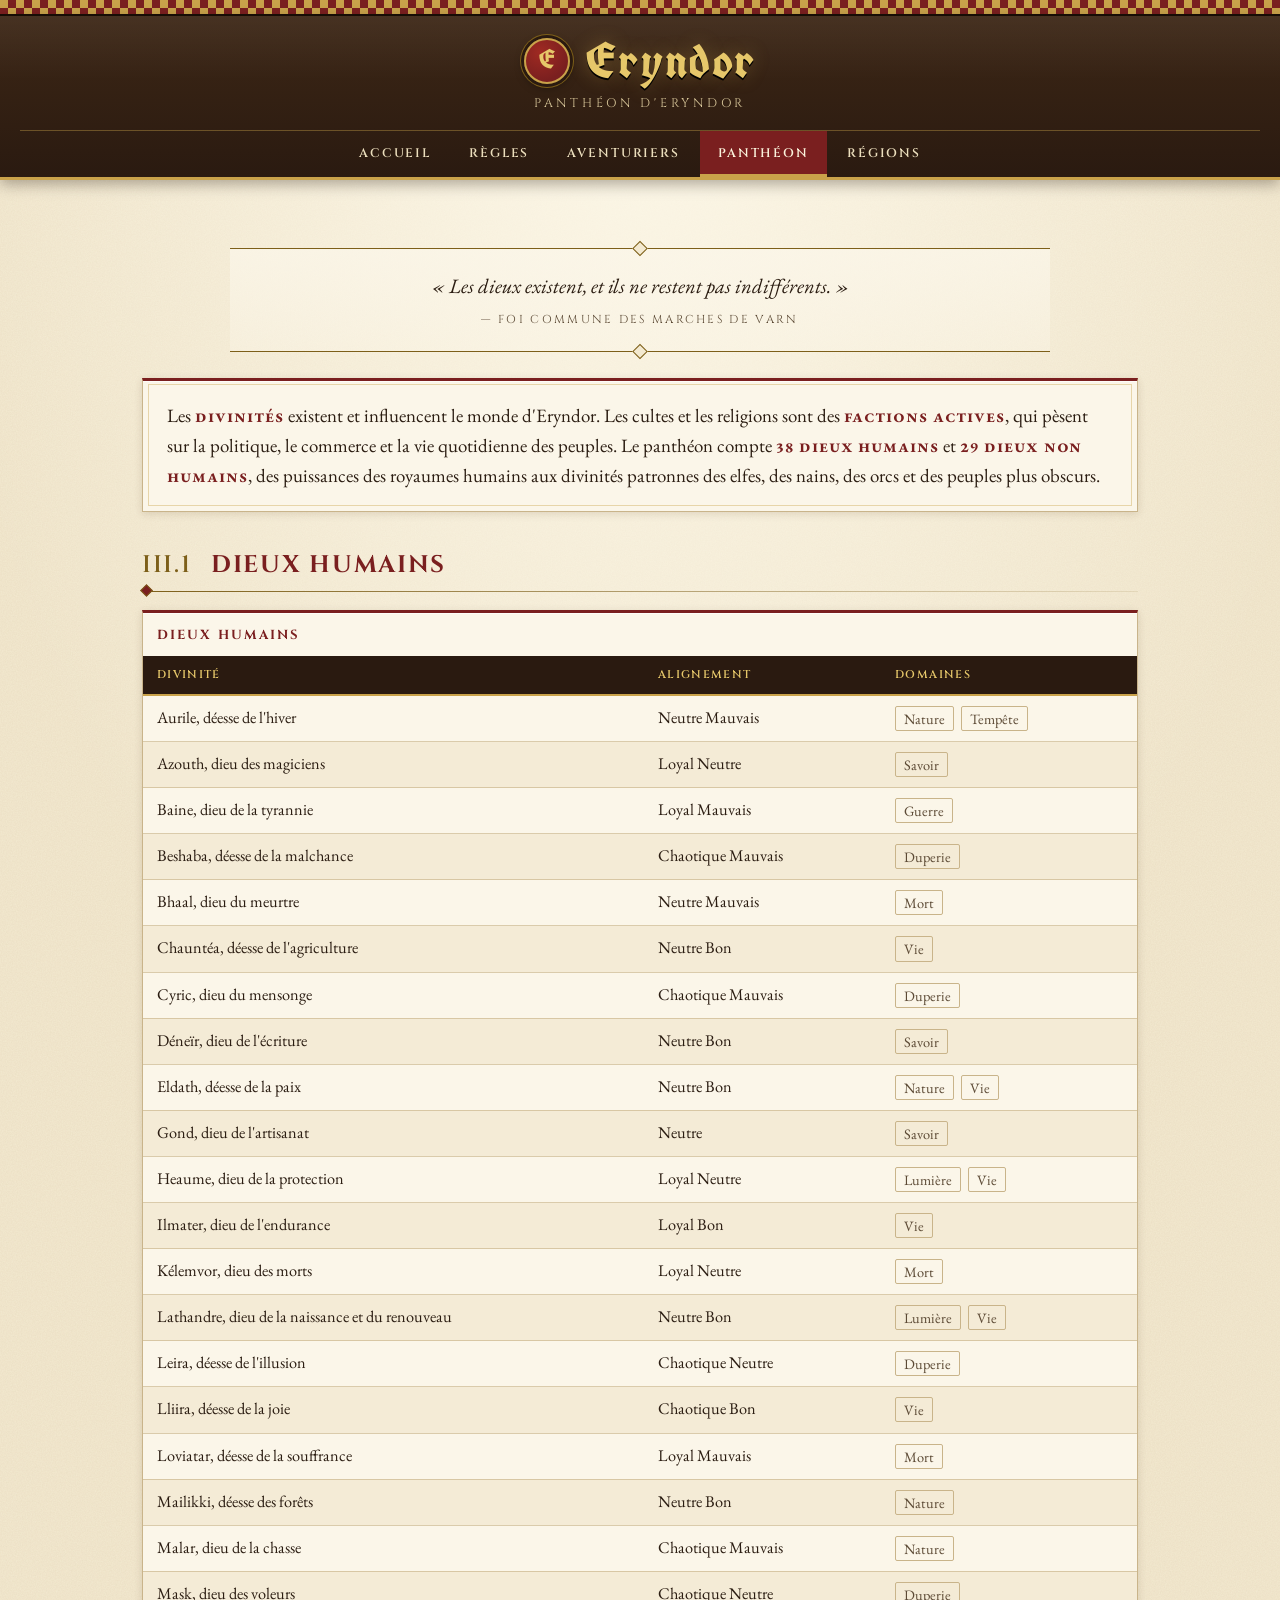
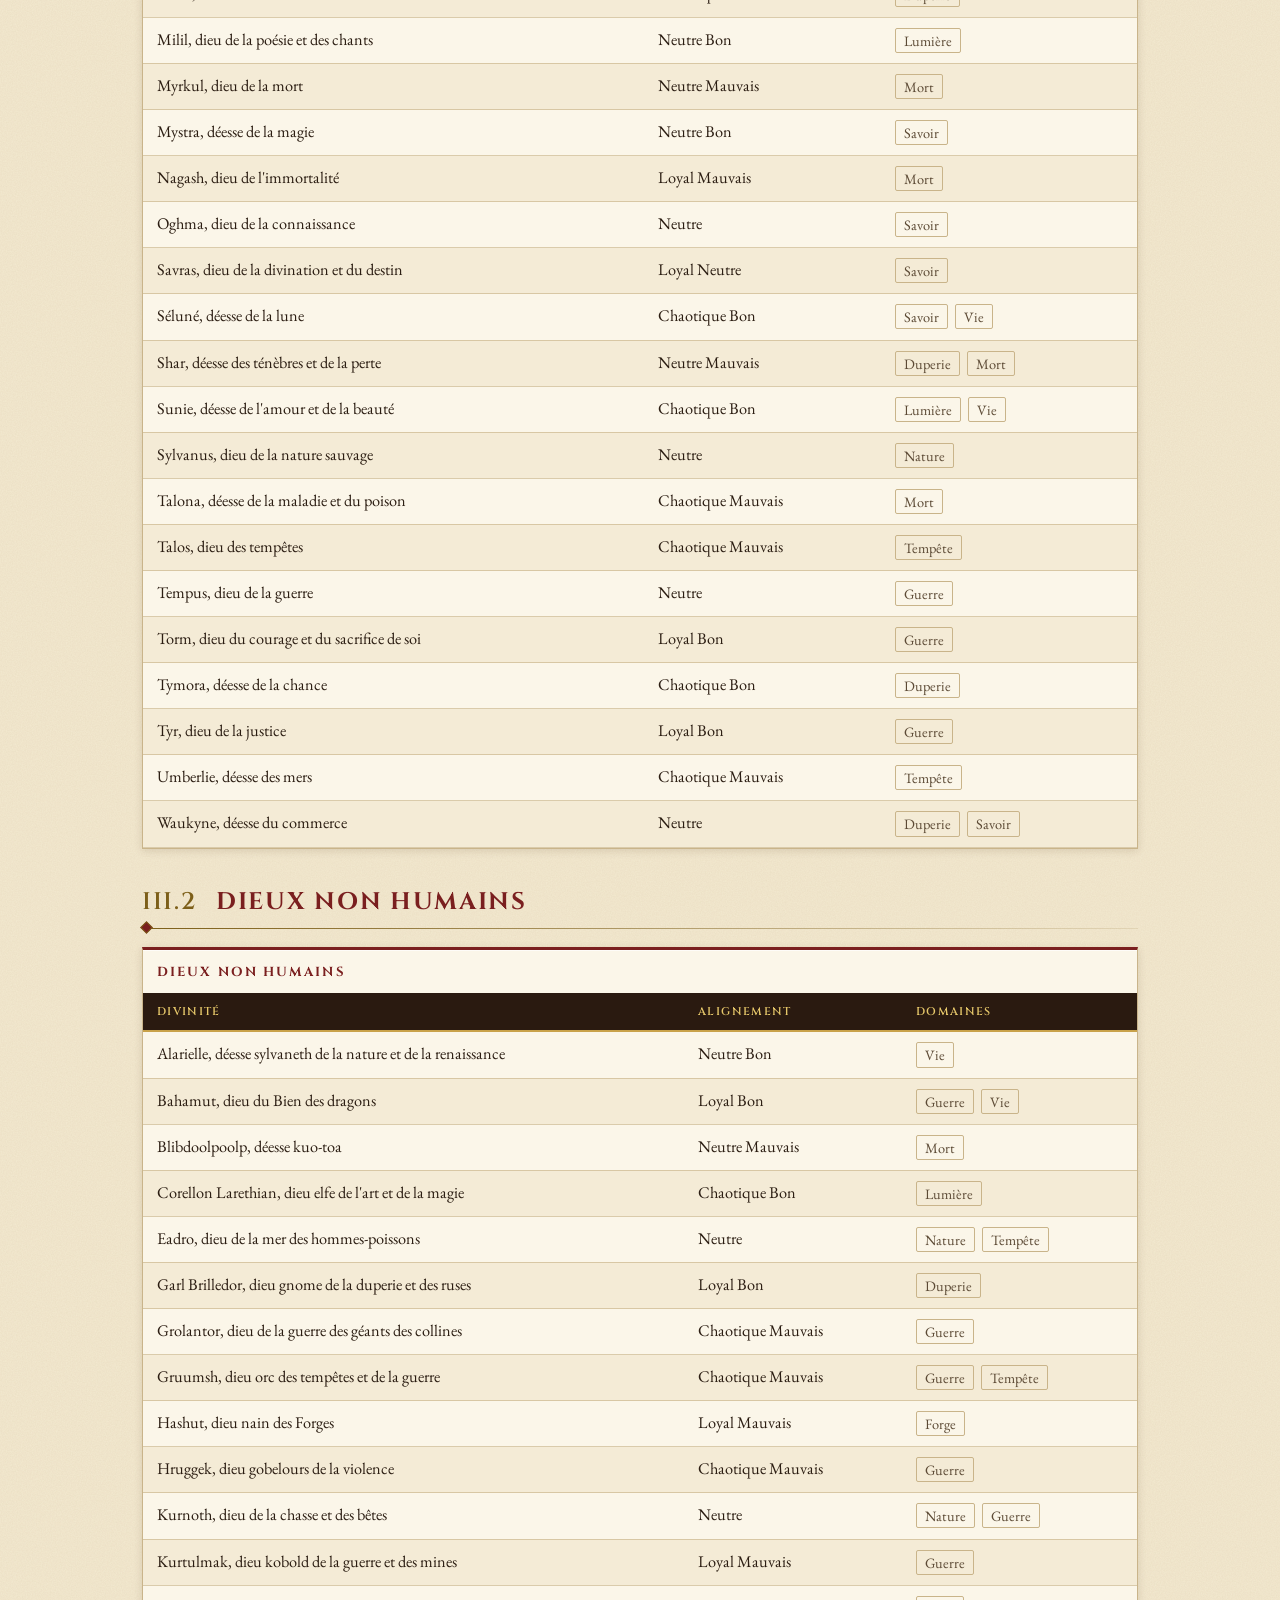
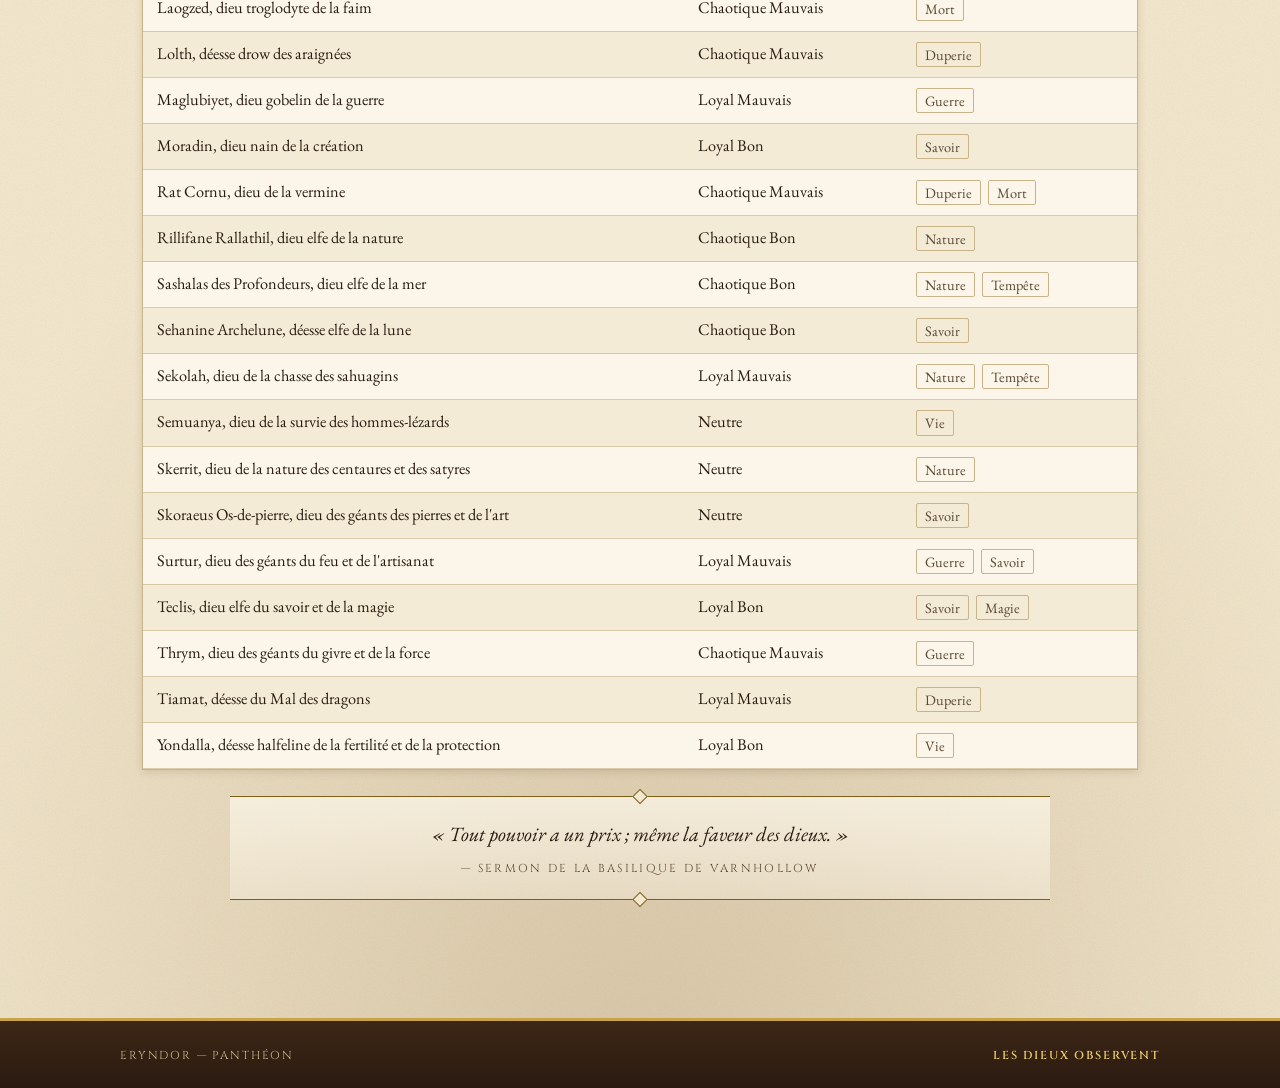
<file: pantheon.html>
<!DOCTYPE html>
<html lang="fr">
<head>
    <meta charset="UTF-8">
    <meta name="viewport" content="width=device-width, initial-scale=1.0">
    <meta name="description" content="ERYNDOR — panthéon de la campagne : les dieux humains et non humains, leurs alignements et leurs domaines.">
    <title>Panthéon — ERYNDOR</title>
    <link rel="stylesheet" href="style.css">
    <link rel="icon" type="image/png" href="./favicon.png">
</head>
<body>
    <a class="skip" href="#contenu">Aller au contenu</a>

    <div class="bandeau-haut"></div>

    <header class="site">
        <div class="titre-site">
            <span class="sigille">E</span>
            <h1>Eryndor</h1>
        </div>
        <div class="sous-titre">Panthéon d'Eryndor</div>
        <nav class="menu-principal">
            <ul>
                <li><a href="index.html">Accueil</a></li>
                <li><a href="regles.html">Règles</a></li>
                <li><a href="aventuriers.html">Aventuriers</a></li>
                <li><a href="pantheon.html" class="actif">Panthéon</a></li>
                <li><a href="regions.html">Régions</a></li>
            </ul>
        </nav>
    </header>

    <main id="contenu">
        <section>
            <div class="citation">
                « Les dieux existent, et ils ne restent pas indifférents. »
                <span class="attribution">— Foi commune des Marches de Varn</span>
            </div>
            <div class="panier">
                <p>Les <span class="nom">divinités</span> existent et influencent le monde d'Eryndor. Les cultes et les religions sont des <span class="nom">factions actives</span>, qui pèsent sur la politique, le commerce et la vie quotidienne des peuples. Le panthéon compte <span class="nom">38 dieux humains</span> et <span class="nom">29 dieux non humains</span>, des puissances des royaumes humains aux divinités patronnes des elfes, des nains, des orcs et des peuples plus obscurs.</p>
            </div>
        </section>

        <section>
            <h2><span class="num">III.1</span> Dieux humains</h2>
            <div class="tableau-wrap">
                <table class="tableau large">
                    <caption>Dieux humains</caption>
                    <thead>
                        <tr><th>Divinité</th><th>Alignement</th><th>Domaines</th></tr>
                    </thead>
                    <tbody>
                        <tr><td>Aurile, déesse de l'hiver</td><td>Neutre Mauvais</td><td><span class="domaine">Nature</span> <span class="domaine">Tempête</span></td></tr>
                        <tr><td>Azouth, dieu des magiciens</td><td>Loyal Neutre</td><td><span class="domaine">Savoir</span></td></tr>
                        <tr><td>Baine, dieu de la tyrannie</td><td>Loyal Mauvais</td><td><span class="domaine">Guerre</span></td></tr>
                        <tr><td>Beshaba, déesse de la malchance</td><td>Chaotique Mauvais</td><td><span class="domaine">Duperie</span></td></tr>
                        <tr><td>Bhaal, dieu du meurtre</td><td>Neutre Mauvais</td><td><span class="domaine">Mort</span></td></tr>
                        <tr><td>Chauntéa, déesse de l'agriculture</td><td>Neutre Bon</td><td><span class="domaine">Vie</span></td></tr>
                        <tr><td>Cyric, dieu du mensonge</td><td>Chaotique Mauvais</td><td><span class="domaine">Duperie</span></td></tr>
                        <tr><td>Déneïr, dieu de l'écriture</td><td>Neutre Bon</td><td><span class="domaine">Savoir</span></td></tr>
                        <tr><td>Eldath, déesse de la paix</td><td>Neutre Bon</td><td><span class="domaine">Nature</span> <span class="domaine">Vie</span></td></tr>
                        <tr><td>Gond, dieu de l'artisanat</td><td>Neutre</td><td><span class="domaine">Savoir</span></td></tr>
                        <tr><td>Heaume, dieu de la protection</td><td>Loyal Neutre</td><td><span class="domaine">Lumière</span> <span class="domaine">Vie</span></td></tr>
                        <tr><td>Ilmater, dieu de l'endurance</td><td>Loyal Bon</td><td><span class="domaine">Vie</span></td></tr>
                        <tr><td>Kélemvor, dieu des morts</td><td>Loyal Neutre</td><td><span class="domaine">Mort</span></td></tr>
                        <tr><td>Lathandre, dieu de la naissance et du renouveau</td><td>Neutre Bon</td><td><span class="domaine">Lumière</span> <span class="domaine">Vie</span></td></tr>
                        <tr><td>Leira, déesse de l'illusion</td><td>Chaotique Neutre</td><td><span class="domaine">Duperie</span></td></tr>
                        <tr><td>Lliira, déesse de la joie</td><td>Chaotique Bon</td><td><span class="domaine">Vie</span></td></tr>
                        <tr><td>Loviatar, déesse de la souffrance</td><td>Loyal Mauvais</td><td><span class="domaine">Mort</span></td></tr>
                        <tr><td>Mailikki, déesse des forêts</td><td>Neutre Bon</td><td><span class="domaine">Nature</span></td></tr>
                        <tr><td>Malar, dieu de la chasse</td><td>Chaotique Mauvais</td><td><span class="domaine">Nature</span></td></tr>
                        <tr><td>Mask, dieu des voleurs</td><td>Chaotique Neutre</td><td><span class="domaine">Duperie</span></td></tr>
                        <tr><td>Milil, dieu de la poésie et des chants</td><td>Neutre Bon</td><td><span class="domaine">Lumière</span></td></tr>
                        <tr><td>Myrkul, dieu de la mort</td><td>Neutre Mauvais</td><td><span class="domaine">Mort</span></td></tr>
                        <tr><td>Mystra, déesse de la magie</td><td>Neutre Bon</td><td><span class="domaine">Savoir</span></td></tr>
                        <tr><td>Nagash, dieu de l'immortalité</td><td>Loyal Mauvais</td><td><span class="domaine">Mort</span></td></tr>
                        <tr><td>Oghma, dieu de la connaissance</td><td>Neutre</td><td><span class="domaine">Savoir</span></td></tr>
                        <tr><td>Savras, dieu de la divination et du destin</td><td>Loyal Neutre</td><td><span class="domaine">Savoir</span></td></tr>
                        <tr><td>Séluné, déesse de la lune</td><td>Chaotique Bon</td><td><span class="domaine">Savoir</span> <span class="domaine">Vie</span></td></tr>
                        <tr><td>Shar, déesse des ténèbres et de la perte</td><td>Neutre Mauvais</td><td><span class="domaine">Duperie</span> <span class="domaine">Mort</span></td></tr>
                        <tr><td>Sunie, déesse de l'amour et de la beauté</td><td>Chaotique Bon</td><td><span class="domaine">Lumière</span> <span class="domaine">Vie</span></td></tr>
                        <tr><td>Sylvanus, dieu de la nature sauvage</td><td>Neutre</td><td><span class="domaine">Nature</span></td></tr>
                        <tr><td>Talona, déesse de la maladie et du poison</td><td>Chaotique Mauvais</td><td><span class="domaine">Mort</span></td></tr>
                        <tr><td>Talos, dieu des tempêtes</td><td>Chaotique Mauvais</td><td><span class="domaine">Tempête</span></td></tr>
                        <tr><td>Tempus, dieu de la guerre</td><td>Neutre</td><td><span class="domaine">Guerre</span></td></tr>
                        <tr><td>Torm, dieu du courage et du sacrifice de soi</td><td>Loyal Bon</td><td><span class="domaine">Guerre</span></td></tr>
                        <tr><td>Tymora, déesse de la chance</td><td>Chaotique Bon</td><td><span class="domaine">Duperie</span></td></tr>
                        <tr><td>Tyr, dieu de la justice</td><td>Loyal Bon</td><td><span class="domaine">Guerre</span></td></tr>
                        <tr><td>Umberlie, déesse des mers</td><td>Chaotique Mauvais</td><td><span class="domaine">Tempête</span></td></tr>
                        <tr><td>Waukyne, déesse du commerce</td><td>Neutre</td><td><span class="domaine">Duperie</span> <span class="domaine">Savoir</span></td></tr>
                    </tbody>
                </table>
            </div>
        </section>

        <section>
            <h2><span class="num">III.2</span> Dieux non humains</h2>
            <div class="tableau-wrap">
                <table class="tableau large">
                    <caption>Dieux non humains</caption>
                    <thead>
                        <tr><th>Divinité</th><th>Alignement</th><th>Domaines</th></tr>
                    </thead>
                    <tbody>
                        <tr><td>Alarielle, déesse sylvaneth de la nature et de la renaissance</td><td>Neutre Bon</td><td><span class="domaine">Vie</span></td></tr>
                        <tr><td>Bahamut, dieu du Bien des dragons</td><td>Loyal Bon</td><td><span class="domaine">Guerre</span> <span class="domaine">Vie</span></td></tr>
                        <tr><td>Blibdoolpoolp, déesse kuo-toa</td><td>Neutre Mauvais</td><td><span class="domaine">Mort</span></td></tr>
                        <tr><td>Corellon Larethian, dieu elfe de l'art et de la magie</td><td>Chaotique Bon</td><td><span class="domaine">Lumière</span></td></tr>
                        <tr><td>Eadro, dieu de la mer des hommes-poissons</td><td>Neutre</td><td><span class="domaine">Nature</span> <span class="domaine">Tempête</span></td></tr>
                        <tr><td>Garl Brilledor, dieu gnome de la duperie et des ruses</td><td>Loyal Bon</td><td><span class="domaine">Duperie</span></td></tr>
                        <tr><td>Grolantor, dieu de la guerre des géants des collines</td><td>Chaotique Mauvais</td><td><span class="domaine">Guerre</span></td></tr>
                        <tr><td>Gruumsh, dieu orc des tempêtes et de la guerre</td><td>Chaotique Mauvais</td><td><span class="domaine">Guerre</span> <span class="domaine">Tempête</span></td></tr>
                        <tr><td>Hashut, dieu nain des Forges</td><td>Loyal Mauvais</td><td><span class="domaine">Forge</span></td></tr>
                        <tr><td>Hruggek, dieu gobelours de la violence</td><td>Chaotique Mauvais</td><td><span class="domaine">Guerre</span></td></tr>
                        <tr><td>Kurnoth, dieu de la chasse et des bêtes</td><td>Neutre</td><td><span class="domaine">Nature</span> <span class="domaine">Guerre</span></td></tr>
                        <tr><td>Kurtulmak, dieu kobold de la guerre et des mines</td><td>Loyal Mauvais</td><td><span class="domaine">Guerre</span></td></tr>
                        <tr><td>Laogzed, dieu troglodyte de la faim</td><td>Chaotique Mauvais</td><td><span class="domaine">Mort</span></td></tr>
                        <tr><td>Lolth, déesse drow des araignées</td><td>Chaotique Mauvais</td><td><span class="domaine">Duperie</span></td></tr>
                        <tr><td>Maglubiyet, dieu gobelin de la guerre</td><td>Loyal Mauvais</td><td><span class="domaine">Guerre</span></td></tr>
                        <tr><td>Moradin, dieu nain de la création</td><td>Loyal Bon</td><td><span class="domaine">Savoir</span></td></tr>
                        <tr><td>Rat Cornu, dieu de la vermine</td><td>Chaotique Mauvais</td><td><span class="domaine">Duperie</span> <span class="domaine">Mort</span></td></tr>
                        <tr><td>Rillifane Rallathil, dieu elfe de la nature</td><td>Chaotique Bon</td><td><span class="domaine">Nature</span></td></tr>
                        <tr><td>Sashalas des Profondeurs, dieu elfe de la mer</td><td>Chaotique Bon</td><td><span class="domaine">Nature</span> <span class="domaine">Tempête</span></td></tr>
                        <tr><td>Sehanine Archelune, déesse elfe de la lune</td><td>Chaotique Bon</td><td><span class="domaine">Savoir</span></td></tr>
                        <tr><td>Sekolah, dieu de la chasse des sahuagins</td><td>Loyal Mauvais</td><td><span class="domaine">Nature</span> <span class="domaine">Tempête</span></td></tr>
                        <tr><td>Semuanya, dieu de la survie des hommes-lézards</td><td>Neutre</td><td><span class="domaine">Vie</span></td></tr>
                        <tr><td>Skerrit, dieu de la nature des centaures et des satyres</td><td>Neutre</td><td><span class="domaine">Nature</span></td></tr>
                        <tr><td>Skoraeus Os-de-pierre, dieu des géants des pierres et de l'art</td><td>Neutre</td><td><span class="domaine">Savoir</span></td></tr>
                        <tr><td>Surtur, dieu des géants du feu et de l'artisanat</td><td>Loyal Mauvais</td><td><span class="domaine">Guerre</span> <span class="domaine">Savoir</span></td></tr>
                        <tr><td>Teclis, dieu elfe du savoir et de la magie</td><td>Loyal Bon</td><td><span class="domaine">Savoir</span> <span class="domaine">Magie</span></td></tr>
                        <tr><td>Thrym, dieu des géants du givre et de la force</td><td>Chaotique Mauvais</td><td><span class="domaine">Guerre</span></td></tr>
                        <tr><td>Tiamat, déesse du Mal des dragons</td><td>Loyal Mauvais</td><td><span class="domaine">Duperie</span></td></tr>
                        <tr><td>Yondalla, déesse halfeline de la fertilité et de la protection</td><td>Loyal Bon</td><td><span class="domaine">Vie</span></td></tr>
                    </tbody>
                </table>
            </div>
            <div class="citation">
                « Tout pouvoir a un prix ; même la faveur des dieux. »
                <span class="attribution">— Sermon de la basilique de Varnhollow</span>
            </div>
        </section>
    </main>

    <footer class="site">
        <div class="pied">
            <span>ERYNDOR — Panthéon</span>
            <span class="sceau">LES DIEUX OBSERVENT</span>
        </div>
    </footer>
</body>
</html>
</file>
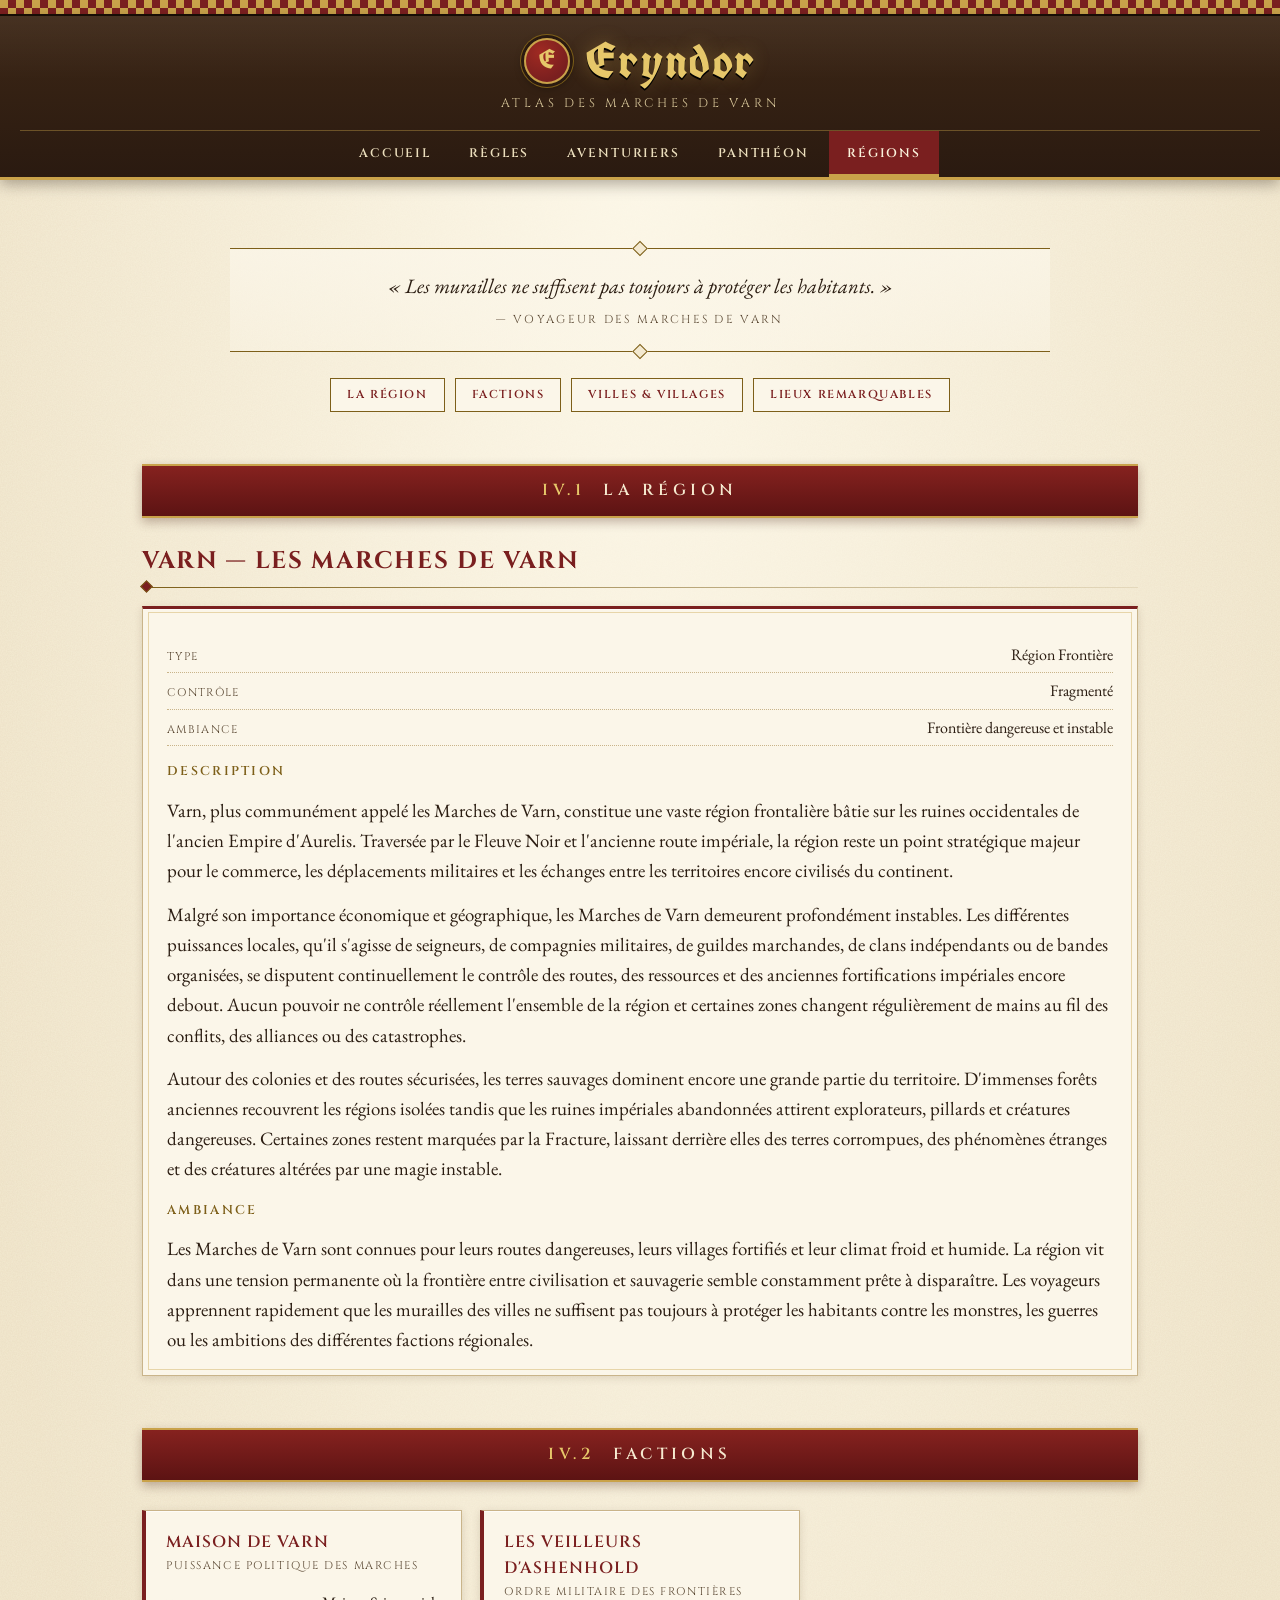
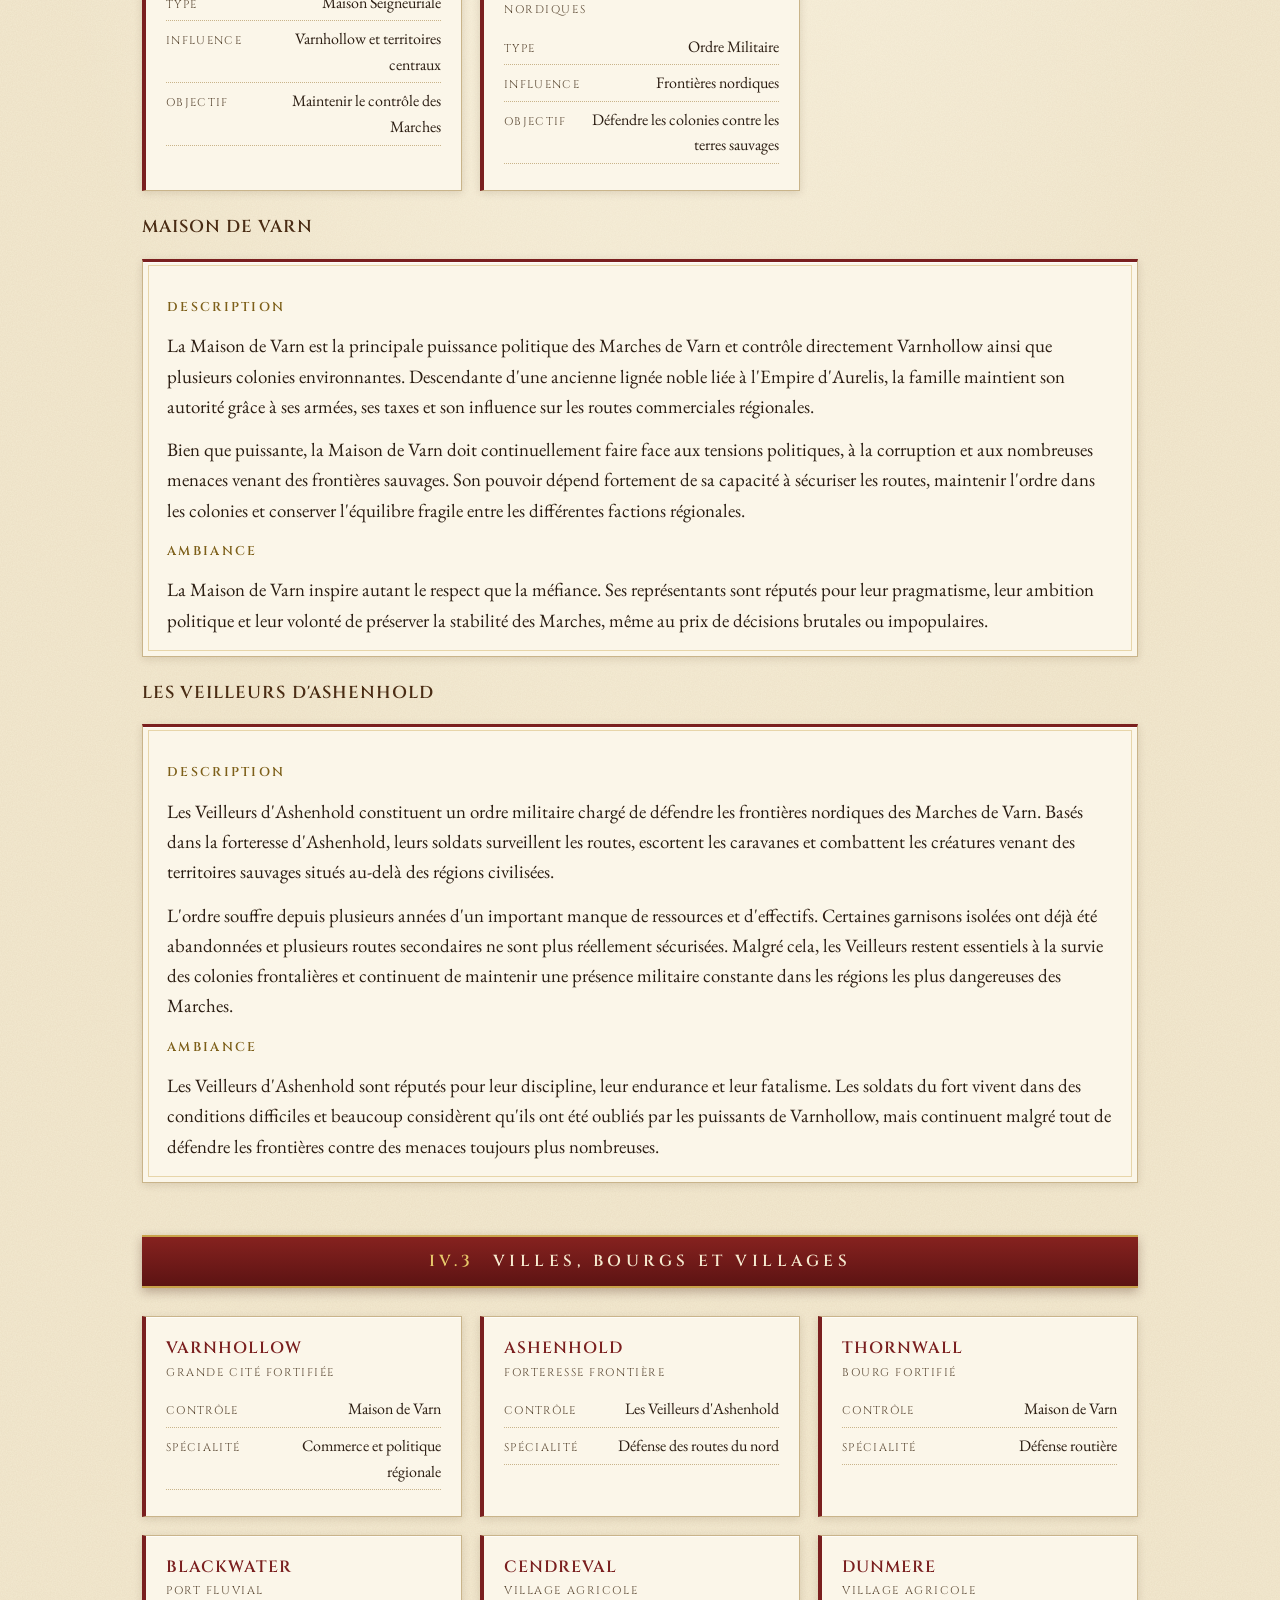
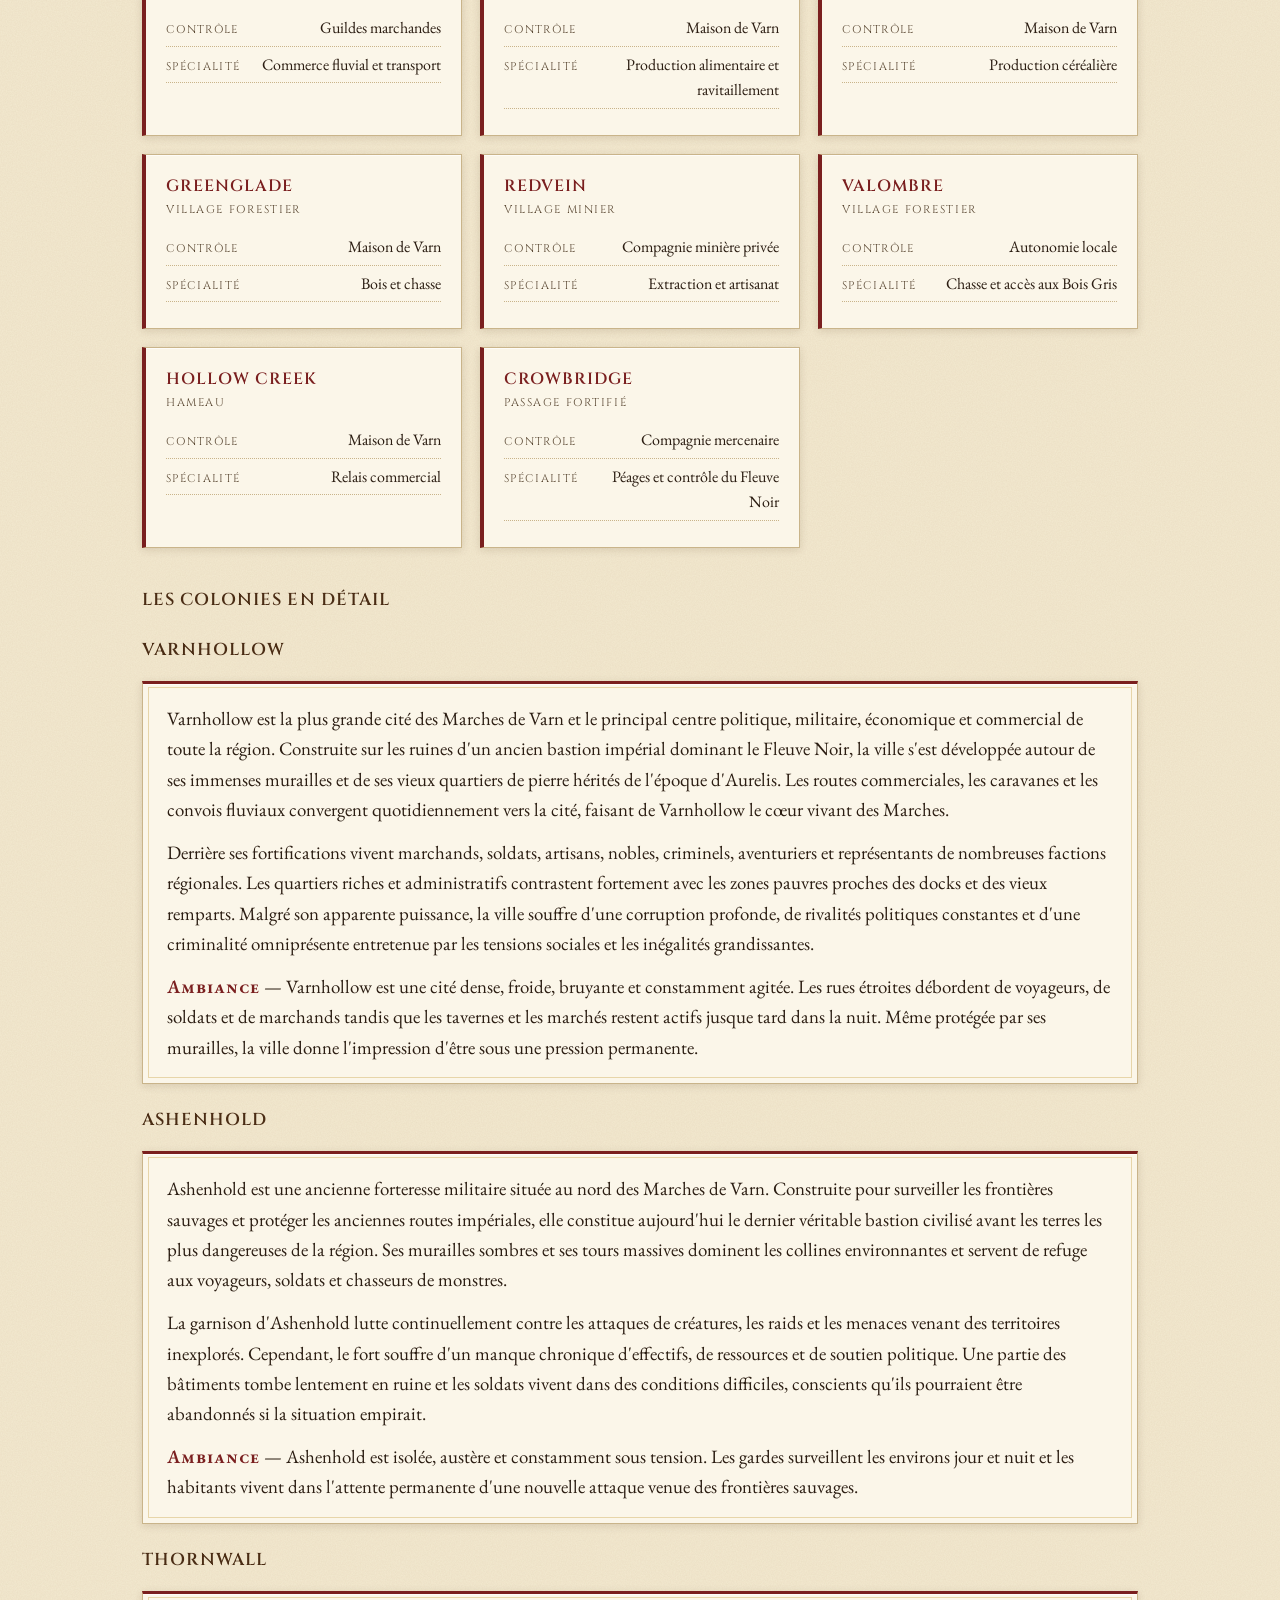
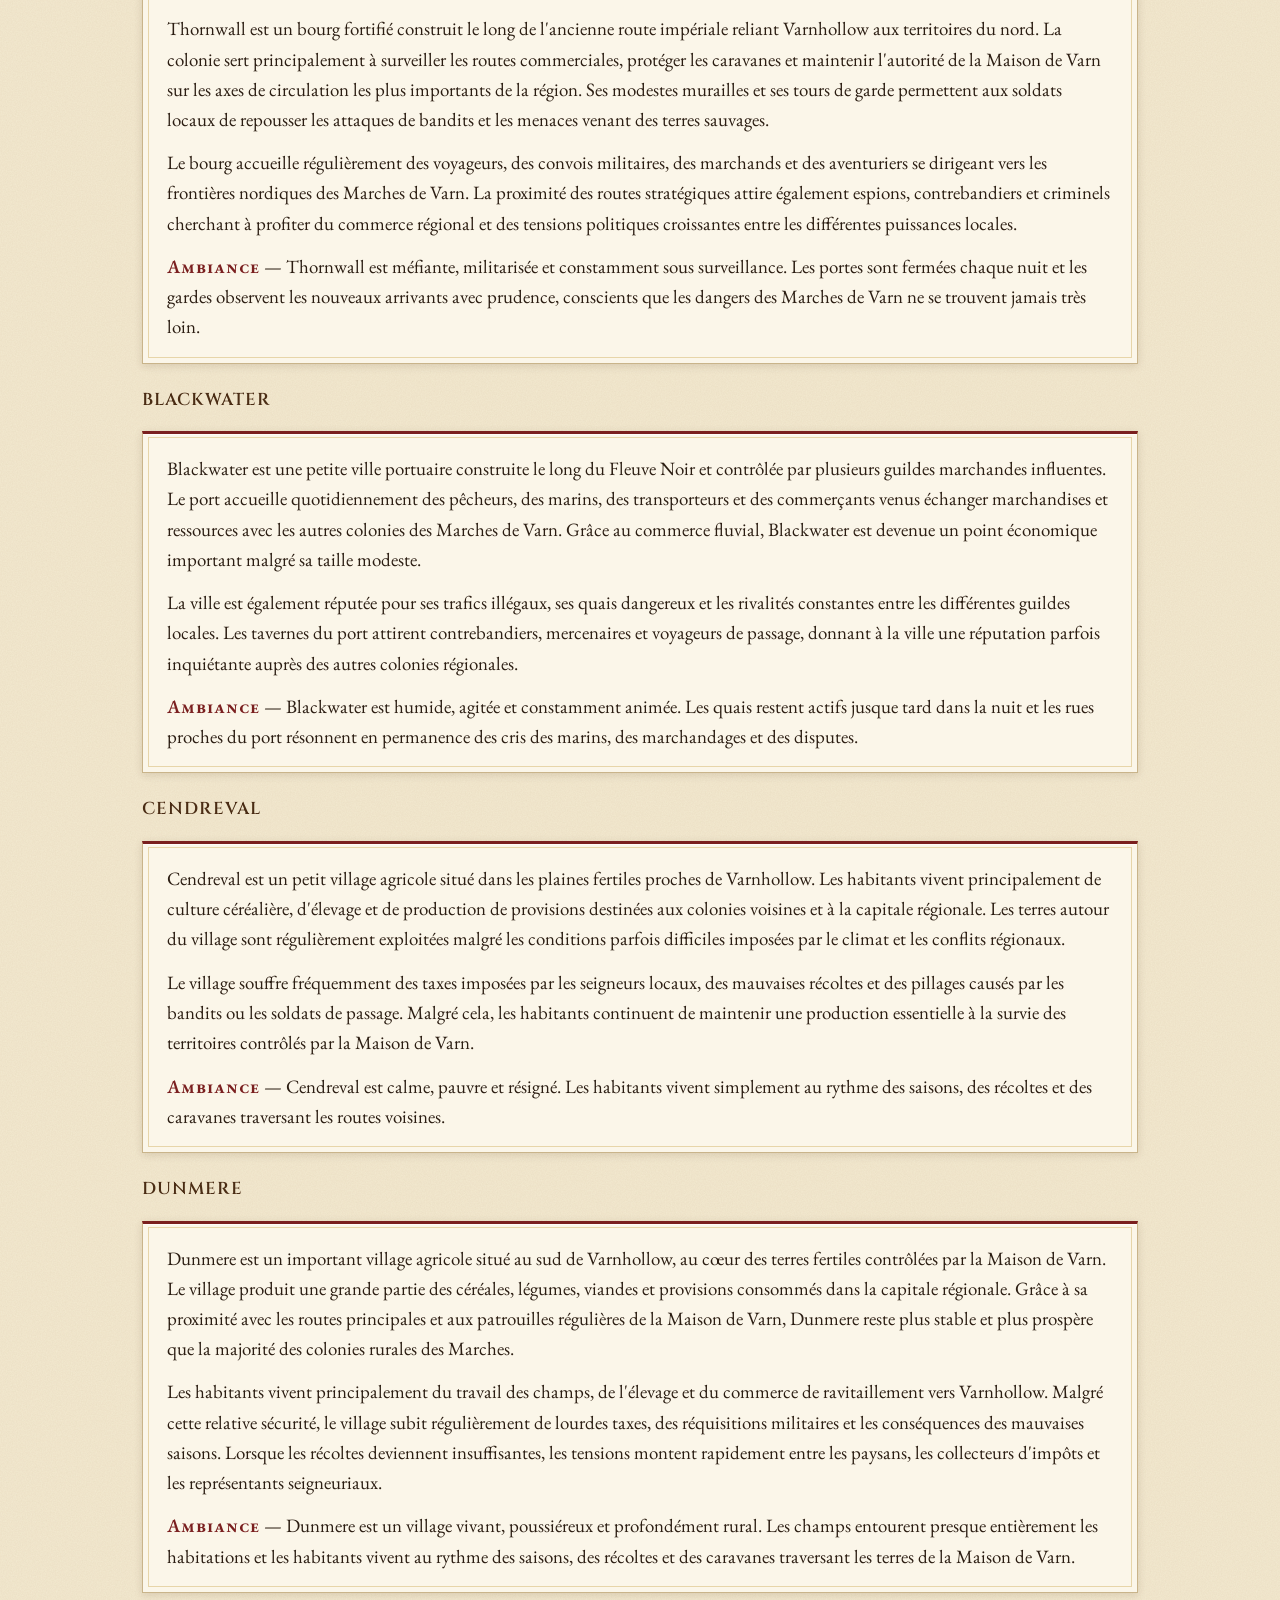
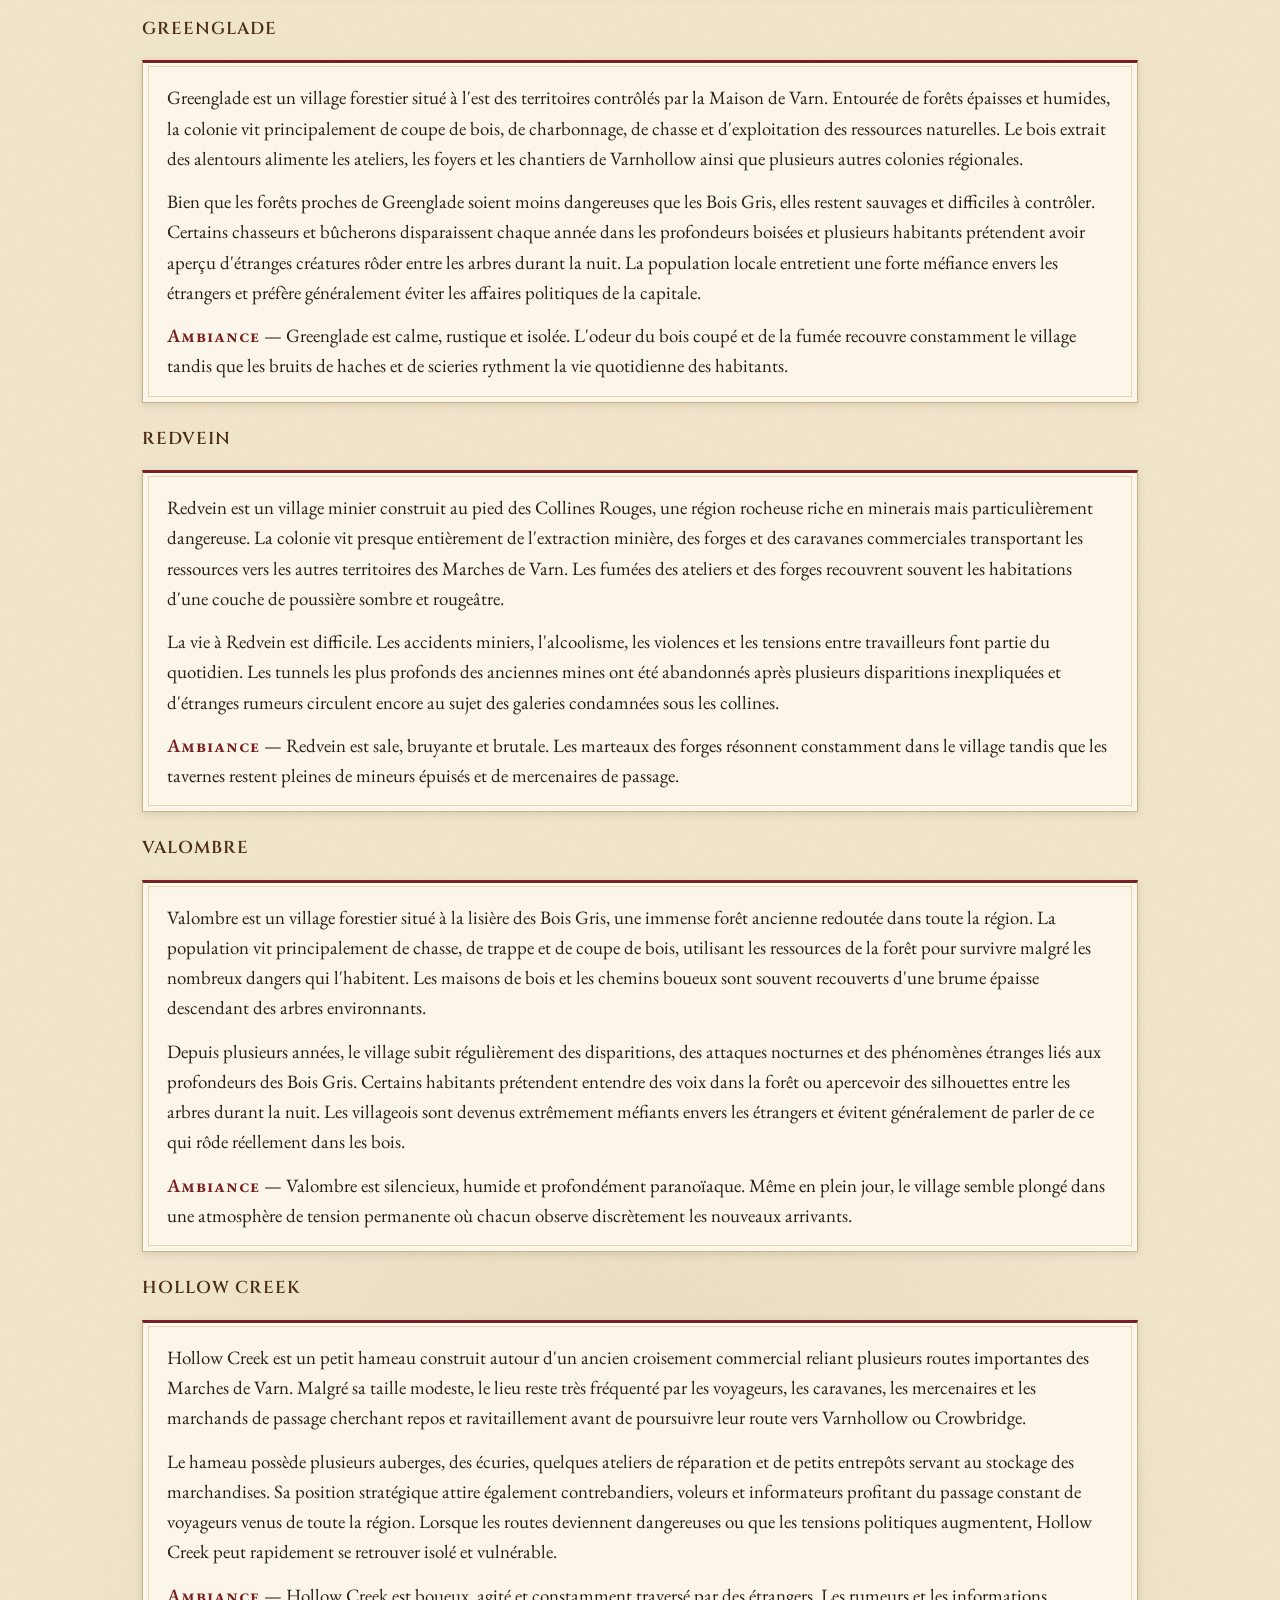
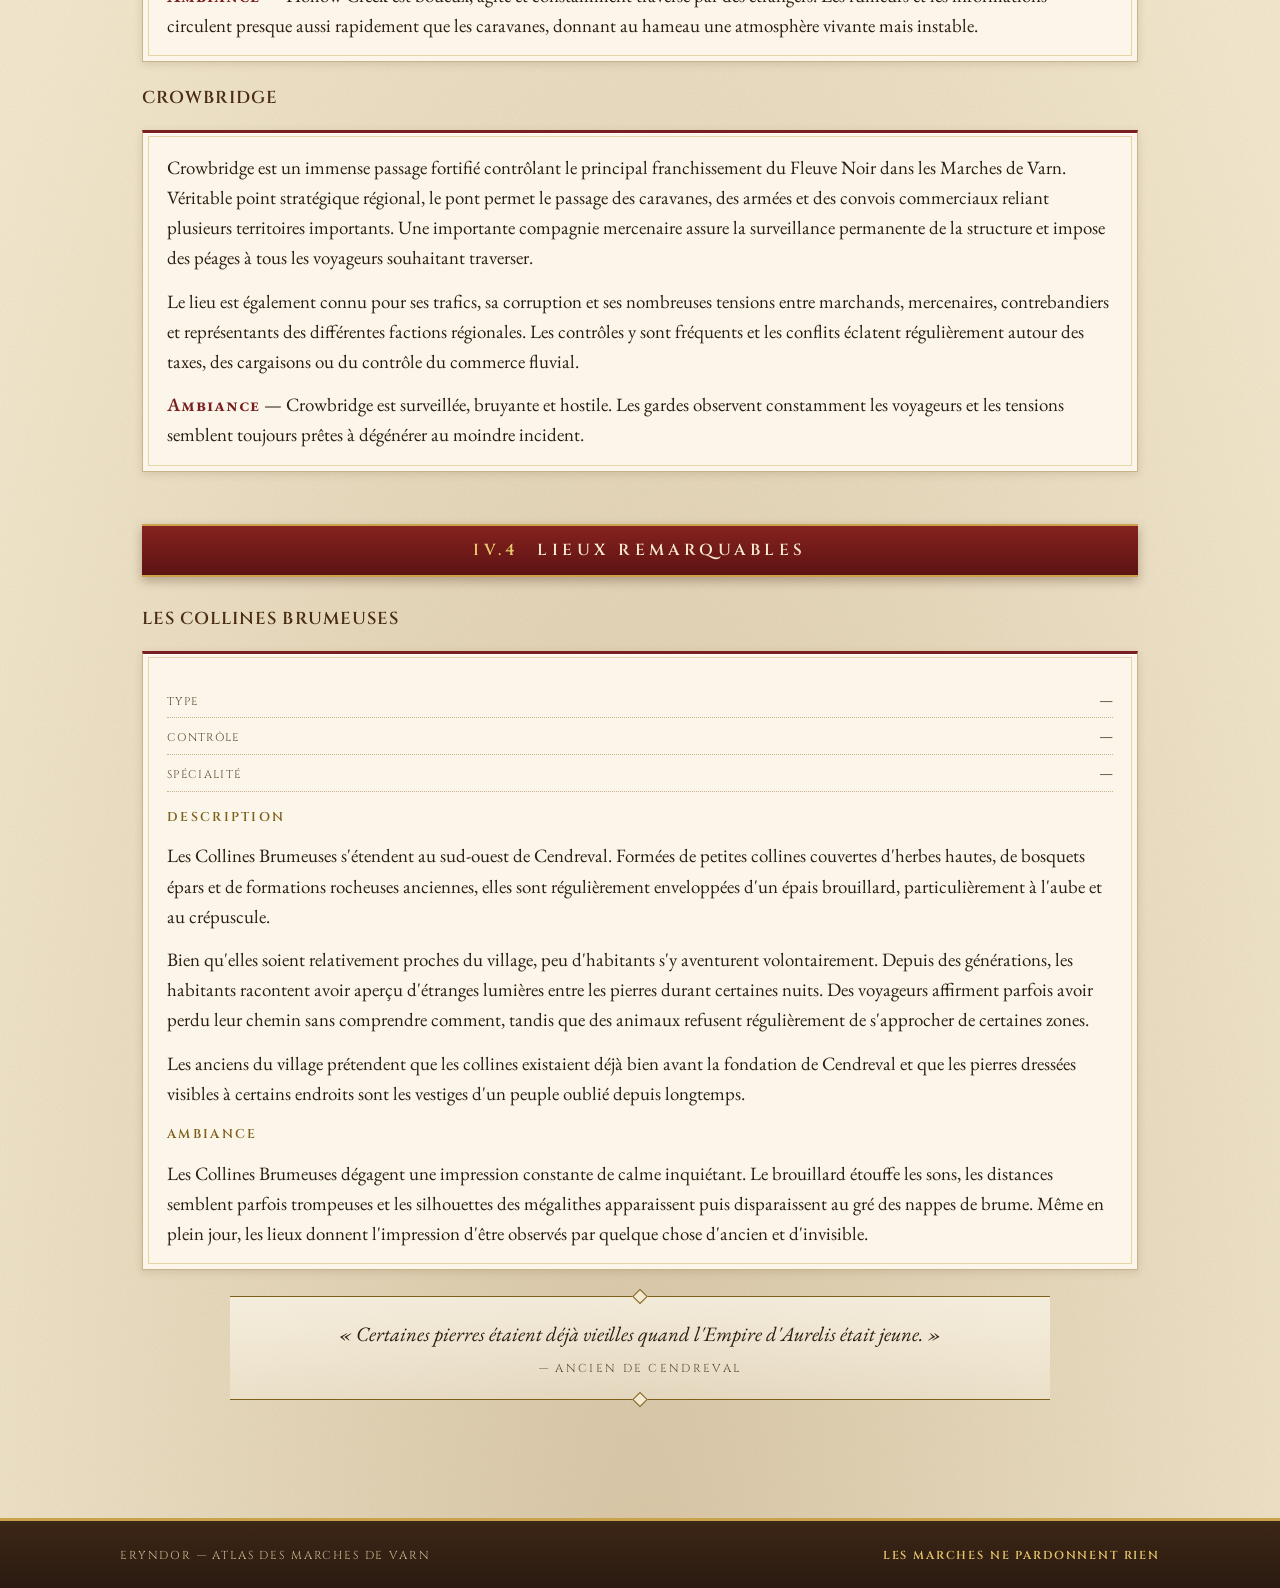
<file: regions.html>
<!DOCTYPE html>
<html lang="fr">
<head>
    <meta charset="UTF-8">
    <meta name="viewport" content="width=device-width, initial-scale=1.0">
    <meta name="description" content="ERYNDOR — les Marches de Varn : région frontière, factions, villes, bourgs, villages et lieux remarquables.">
    <title>Marches de Varn — ERYNDOR</title>
    <link rel="stylesheet" href="style.css">
    <link rel="icon" type="image/png" href="./favicon.png">
</head>
<body>
    <a class="skip" href="#contenu">Aller au contenu</a>

    <div class="bandeau-haut"></div>

    <header class="site">
        <div class="titre-site">
            <span class="sigille">E</span>
            <h1>Eryndor</h1>
        </div>
        <div class="sous-titre">Atlas des Marches de Varn</div>
        <nav class="menu-principal">
            <ul>
                <li><a href="index.html">Accueil</a></li>
                <li><a href="regles.html">Règles</a></li>
                <li><a href="aventuriers.html">Aventuriers</a></li>
                <li><a href="pantheon.html">Panthéon</a></li>
                <li><a href="regions.html" class="actif">Régions</a></li>
            </ul>
        </nav>
    </header>

    <main id="contenu">
        <section>
            <div class="citation">
                « Les murailles ne suffisent pas toujours à protéger les habitants. »
                <span class="attribution">— Voyageur des Marches de Varn</span>
            </div>
            <ul class="ancres">
                <li><a href="#varn">La région</a></li>
                <li><a href="#factions">Factions</a></li>
                <li><a href="#villes">Villes & villages</a></li>
                <li><a href="#lieux">Lieux remarquables</a></li>
            </ul>
        </section>

        <div class="titre-partie"><span class="num">IV.1</span> La région</div>

        <section id="varn">
            <h2>Varn — les Marches de Varn</h2>
            <div class="panier">
                <div class="fiche-tech">
                    <div class="ligne"><span class="cle">Type</span><span class="val">Région Frontière</span></div>
                    <div class="ligne"><span class="cle">Contrôle</span><span class="val">Fragmenté</span></div>
                    <div class="ligne"><span class="cle">Ambiance</span><span class="val">Frontière dangereuse et instable</span></div>
                </div>
                <h4>Description</h4>
                <p>Varn, plus communément appelé les Marches de Varn, constitue une vaste région frontalière bâtie sur les ruines occidentales de l'ancien Empire d'Aurelis. Traversée par le Fleuve Noir et l'ancienne route impériale, la région reste un point stratégique majeur pour le commerce, les déplacements militaires et les échanges entre les territoires encore civilisés du continent.</p>
                <p>Malgré son importance économique et géographique, les Marches de Varn demeurent profondément instables. Les différentes puissances locales, qu'il s'agisse de seigneurs, de compagnies militaires, de guildes marchandes, de clans indépendants ou de bandes organisées, se disputent continuellement le contrôle des routes, des ressources et des anciennes fortifications impériales encore debout. Aucun pouvoir ne contrôle réellement l'ensemble de la région et certaines zones changent régulièrement de mains au fil des conflits, des alliances ou des catastrophes.</p>
                <p>Autour des colonies et des routes sécurisées, les terres sauvages dominent encore une grande partie du territoire. D'immenses forêts anciennes recouvrent les régions isolées tandis que les ruines impériales abandonnées attirent explorateurs, pillards et créatures dangereuses. Certaines zones restent marquées par la Fracture, laissant derrière elles des terres corrompues, des phénomènes étranges et des créatures altérées par une magie instable.</p>
                <h4>Ambiance</h4>
                <p>Les Marches de Varn sont connues pour leurs routes dangereuses, leurs villages fortifiés et leur climat froid et humide. La région vit dans une tension permanente où la frontière entre civilisation et sauvagerie semble constamment prête à disparaître. Les voyageurs apprennent rapidement que les murailles des villes ne suffisent pas toujours à protéger les habitants contre les monstres, les guerres ou les ambitions des différentes factions régionales.</p>
            </div>
        </section>

        <div class="titre-partie"><span class="num">IV.2</span> Factions</div>

        <section id="factions">
            <div class="grille">
                <div class="carte">
                    <h3>Maison de Varn</h3>
                    <p class="metier">Puissance politique des Marches</p>
                    <div class="fiche-tech">
                        <div class="ligne"><span class="cle">Type</span><span class="val">Maison Seigneuriale</span></div>
                        <div class="ligne"><span class="cle">Influence</span><span class="val">Varnhollow et territoires centraux</span></div>
                        <div class="ligne"><span class="cle">Objectif</span><span class="val">Maintenir le contrôle des Marches</span></div>
                    </div>
                </div>
                <div class="carte">
                    <h3>Les Veilleurs d'Ashenhold</h3>
                    <p class="metier">Ordre militaire des frontières nordiques</p>
                    <div class="fiche-tech">
                        <div class="ligne"><span class="cle">Type</span><span class="val">Ordre Militaire</span></div>
                        <div class="ligne"><span class="cle">Influence</span><span class="val">Frontières nordiques</span></div>
                        <div class="ligne"><span class="cle">Objectif</span><span class="val">Défendre les colonies contre les terres sauvages</span></div>
                    </div>
                </div>
            </div>

            <h3>Maison de Varn</h3>
            <div class="panier">
                <h4>Description</h4>
                <p>La Maison de Varn est la principale puissance politique des Marches de Varn et contrôle directement Varnhollow ainsi que plusieurs colonies environnantes. Descendante d'une ancienne lignée noble liée à l'Empire d'Aurelis, la famille maintient son autorité grâce à ses armées, ses taxes et son influence sur les routes commerciales régionales.</p>
                <p>Bien que puissante, la Maison de Varn doit continuellement faire face aux tensions politiques, à la corruption et aux nombreuses menaces venant des frontières sauvages. Son pouvoir dépend fortement de sa capacité à sécuriser les routes, maintenir l'ordre dans les colonies et conserver l'équilibre fragile entre les différentes factions régionales.</p>
                <h4>Ambiance</h4>
                <p>La Maison de Varn inspire autant le respect que la méfiance. Ses représentants sont réputés pour leur pragmatisme, leur ambition politique et leur volonté de préserver la stabilité des Marches, même au prix de décisions brutales ou impopulaires.</p>
            </div>

            <h3>Les Veilleurs d'Ashenhold</h3>
            <div class="panier">
                <h4>Description</h4>
                <p>Les Veilleurs d'Ashenhold constituent un ordre militaire chargé de défendre les frontières nordiques des Marches de Varn. Basés dans la forteresse d'Ashenhold, leurs soldats surveillent les routes, escortent les caravanes et combattent les créatures venant des territoires sauvages situés au-delà des régions civilisées.</p>
                <p>L'ordre souffre depuis plusieurs années d'un important manque de ressources et d'effectifs. Certaines garnisons isolées ont déjà été abandonnées et plusieurs routes secondaires ne sont plus réellement sécurisées. Malgré cela, les Veilleurs restent essentiels à la survie des colonies frontalières et continuent de maintenir une présence militaire constante dans les régions les plus dangereuses des Marches.</p>
                <h4>Ambiance</h4>
                <p>Les Veilleurs d'Ashenhold sont réputés pour leur discipline, leur endurance et leur fatalisme. Les soldats du fort vivent dans des conditions difficiles et beaucoup considèrent qu'ils ont été oubliés par les puissants de Varnhollow, mais continuent malgré tout de défendre les frontières contre des menaces toujours plus nombreuses.</p>
            </div>
        </section>

        <div class="titre-partie"><span class="num">IV.3</span> Villes, bourgs et villages</div>

        <section id="villes">
            <div class="grille">
                <div class="carte">
                    <h3>Varnhollow</h3>
                    <p class="metier">Grande Cité Fortifiée</p>
                    <div class="fiche-tech">
                        <div class="ligne"><span class="cle">Contrôle</span><span class="val">Maison de Varn</span></div>
                        <div class="ligne"><span class="cle">Spécialité</span><span class="val">Commerce et politique régionale</span></div>
                    </div>
                </div>
                <div class="carte">
                    <h3>Ashenhold</h3>
                    <p class="metier">Forteresse Frontière</p>
                    <div class="fiche-tech">
                        <div class="ligne"><span class="cle">Contrôle</span><span class="val">Les Veilleurs d'Ashenhold</span></div>
                        <div class="ligne"><span class="cle">Spécialité</span><span class="val">Défense des routes du nord</span></div>
                    </div>
                </div>
                <div class="carte">
                    <h3>Thornwall</h3>
                    <p class="metier">Bourg Fortifié</p>
                    <div class="fiche-tech">
                        <div class="ligne"><span class="cle">Contrôle</span><span class="val">Maison de Varn</span></div>
                        <div class="ligne"><span class="cle">Spécialité</span><span class="val">Défense routière</span></div>
                    </div>
                </div>
                <div class="carte">
                    <h3>Blackwater</h3>
                    <p class="metier">Port Fluvial</p>
                    <div class="fiche-tech">
                        <div class="ligne"><span class="cle">Contrôle</span><span class="val">Guildes marchandes</span></div>
                        <div class="ligne"><span class="cle">Spécialité</span><span class="val">Commerce fluvial et transport</span></div>
                    </div>
                </div>
                <div class="carte">
                    <h3>Cendreval</h3>
                    <p class="metier">Village Agricole</p>
                    <div class="fiche-tech">
                        <div class="ligne"><span class="cle">Contrôle</span><span class="val">Maison de Varn</span></div>
                        <div class="ligne"><span class="cle">Spécialité</span><span class="val">Production alimentaire et ravitaillement</span></div>
                    </div>
                </div>
                <div class="carte">
                    <h3>Dunmere</h3>
                    <p class="metier">Village Agricole</p>
                    <div class="fiche-tech">
                        <div class="ligne"><span class="cle">Contrôle</span><span class="val">Maison de Varn</span></div>
                        <div class="ligne"><span class="cle">Spécialité</span><span class="val">Production céréalière</span></div>
                    </div>
                </div>
                <div class="carte">
                    <h3>Greenglade</h3>
                    <p class="metier">Village Forestier</p>
                    <div class="fiche-tech">
                        <div class="ligne"><span class="cle">Contrôle</span><span class="val">Maison de Varn</span></div>
                        <div class="ligne"><span class="cle">Spécialité</span><span class="val">Bois et chasse</span></div>
                    </div>
                </div>
                <div class="carte">
                    <h3>Redvein</h3>
                    <p class="metier">Village Minier</p>
                    <div class="fiche-tech">
                        <div class="ligne"><span class="cle">Contrôle</span><span class="val">Compagnie minière privée</span></div>
                        <div class="ligne"><span class="cle">Spécialité</span><span class="val">Extraction et artisanat</span></div>
                    </div>
                </div>
                <div class="carte">
                    <h3>Valombre</h3>
                    <p class="metier">Village Forestier</p>
                    <div class="fiche-tech">
                        <div class="ligne"><span class="cle">Contrôle</span><span class="val">Autonomie locale</span></div>
                        <div class="ligne"><span class="cle">Spécialité</span><span class="val">Chasse et accès aux Bois Gris</span></div>
                    </div>
                </div>
                <div class="carte">
                    <h3>Hollow Creek</h3>
                    <p class="metier">Hameau</p>
                    <div class="fiche-tech">
                        <div class="ligne"><span class="cle">Contrôle</span><span class="val">Maison de Varn</span></div>
                        <div class="ligne"><span class="cle">Spécialité</span><span class="val">Relais commercial</span></div>
                    </div>
                </div>
                <div class="carte">
                    <h3>Crowbridge</h3>
                    <p class="metier">Passage Fortifié</p>
                    <div class="fiche-tech">
                        <div class="ligne"><span class="cle">Contrôle</span><span class="val">Compagnie mercenaire</span></div>
                        <div class="ligne"><span class="cle">Spécialité</span><span class="val">Péages et contrôle du Fleuve Noir</span></div>
                    </div>
                </div>
            </div>
        </section>

        <section>
            <h3>Les colonies en détail</h3>

            <h3>Varnhollow</h3>
            <div class="panier">
                <p>Varnhollow est la plus grande cité des Marches de Varn et le principal centre politique, militaire, économique et commercial de toute la région. Construite sur les ruines d'un ancien bastion impérial dominant le Fleuve Noir, la ville s'est développée autour de ses immenses murailles et de ses vieux quartiers de pierre hérités de l'époque d'Aurelis. Les routes commerciales, les caravanes et les convois fluviaux convergent quotidiennement vers la cité, faisant de Varnhollow le cœur vivant des Marches.</p>
                <p>Derrière ses fortifications vivent marchands, soldats, artisans, nobles, criminels, aventuriers et représentants de nombreuses factions régionales. Les quartiers riches et administratifs contrastent fortement avec les zones pauvres proches des docks et des vieux remparts. Malgré son apparente puissance, la ville souffre d'une corruption profonde, de rivalités politiques constantes et d'une criminalité omniprésente entretenue par les tensions sociales et les inégalités grandissantes.</p>
                <p><span class="nom">Ambiance</span> — Varnhollow est une cité dense, froide, bruyante et constamment agitée. Les rues étroites débordent de voyageurs, de soldats et de marchands tandis que les tavernes et les marchés restent actifs jusque tard dans la nuit. Même protégée par ses murailles, la ville donne l'impression d'être sous une pression permanente.</p>
            </div>

            <h3>Ashenhold</h3>
            <div class="panier">
                <p>Ashenhold est une ancienne forteresse militaire située au nord des Marches de Varn. Construite pour surveiller les frontières sauvages et protéger les anciennes routes impériales, elle constitue aujourd'hui le dernier véritable bastion civilisé avant les terres les plus dangereuses de la région. Ses murailles sombres et ses tours massives dominent les collines environnantes et servent de refuge aux voyageurs, soldats et chasseurs de monstres.</p>
                <p>La garnison d'Ashenhold lutte continuellement contre les attaques de créatures, les raids et les menaces venant des territoires inexplorés. Cependant, le fort souffre d'un manque chronique d'effectifs, de ressources et de soutien politique. Une partie des bâtiments tombe lentement en ruine et les soldats vivent dans des conditions difficiles, conscients qu'ils pourraient être abandonnés si la situation empirait.</p>
                <p><span class="nom">Ambiance</span> — Ashenhold est isolée, austère et constamment sous tension. Les gardes surveillent les environs jour et nuit et les habitants vivent dans l'attente permanente d'une nouvelle attaque venue des frontières sauvages.</p>
            </div>

            <h3>Thornwall</h3>
            <div class="panier">
                <p>Thornwall est un bourg fortifié construit le long de l'ancienne route impériale reliant Varnhollow aux territoires du nord. La colonie sert principalement à surveiller les routes commerciales, protéger les caravanes et maintenir l'autorité de la Maison de Varn sur les axes de circulation les plus importants de la région. Ses modestes murailles et ses tours de garde permettent aux soldats locaux de repousser les attaques de bandits et les menaces venant des terres sauvages.</p>
                <p>Le bourg accueille régulièrement des voyageurs, des convois militaires, des marchands et des aventuriers se dirigeant vers les frontières nordiques des Marches de Varn. La proximité des routes stratégiques attire également espions, contrebandiers et criminels cherchant à profiter du commerce régional et des tensions politiques croissantes entre les différentes puissances locales.</p>
                <p><span class="nom">Ambiance</span> — Thornwall est méfiante, militarisée et constamment sous surveillance. Les portes sont fermées chaque nuit et les gardes observent les nouveaux arrivants avec prudence, conscients que les dangers des Marches de Varn ne se trouvent jamais très loin.</p>
            </div>

            <h3>Blackwater</h3>
            <div class="panier">
                <p>Blackwater est une petite ville portuaire construite le long du Fleuve Noir et contrôlée par plusieurs guildes marchandes influentes. Le port accueille quotidiennement des pêcheurs, des marins, des transporteurs et des commerçants venus échanger marchandises et ressources avec les autres colonies des Marches de Varn. Grâce au commerce fluvial, Blackwater est devenue un point économique important malgré sa taille modeste.</p>
                <p>La ville est également réputée pour ses trafics illégaux, ses quais dangereux et les rivalités constantes entre les différentes guildes locales. Les tavernes du port attirent contrebandiers, mercenaires et voyageurs de passage, donnant à la ville une réputation parfois inquiétante auprès des autres colonies régionales.</p>
                <p><span class="nom">Ambiance</span> — Blackwater est humide, agitée et constamment animée. Les quais restent actifs jusque tard dans la nuit et les rues proches du port résonnent en permanence des cris des marins, des marchandages et des disputes.</p>
            </div>

            <h3>Cendreval</h3>
            <div class="panier">
                <p>Cendreval est un petit village agricole situé dans les plaines fertiles proches de Varnhollow. Les habitants vivent principalement de culture céréalière, d'élevage et de production de provisions destinées aux colonies voisines et à la capitale régionale. Les terres autour du village sont régulièrement exploitées malgré les conditions parfois difficiles imposées par le climat et les conflits régionaux.</p>
                <p>Le village souffre fréquemment des taxes imposées par les seigneurs locaux, des mauvaises récoltes et des pillages causés par les bandits ou les soldats de passage. Malgré cela, les habitants continuent de maintenir une production essentielle à la survie des territoires contrôlés par la Maison de Varn.</p>
                <p><span class="nom">Ambiance</span> — Cendreval est calme, pauvre et résigné. Les habitants vivent simplement au rythme des saisons, des récoltes et des caravanes traversant les routes voisines.</p>
            </div>

            <h3>Dunmere</h3>
            <div class="panier">
                <p>Dunmere est un important village agricole situé au sud de Varnhollow, au cœur des terres fertiles contrôlées par la Maison de Varn. Le village produit une grande partie des céréales, légumes, viandes et provisions consommés dans la capitale régionale. Grâce à sa proximité avec les routes principales et aux patrouilles régulières de la Maison de Varn, Dunmere reste plus stable et plus prospère que la majorité des colonies rurales des Marches.</p>
                <p>Les habitants vivent principalement du travail des champs, de l'élevage et du commerce de ravitaillement vers Varnhollow. Malgré cette relative sécurité, le village subit régulièrement de lourdes taxes, des réquisitions militaires et les conséquences des mauvaises saisons. Lorsque les récoltes deviennent insuffisantes, les tensions montent rapidement entre les paysans, les collecteurs d'impôts et les représentants seigneuriaux.</p>
                <p><span class="nom">Ambiance</span> — Dunmere est un village vivant, poussiéreux et profondément rural. Les champs entourent presque entièrement les habitations et les habitants vivent au rythme des saisons, des récoltes et des caravanes traversant les terres de la Maison de Varn.</p>
            </div>

            <h3>Greenglade</h3>
            <div class="panier">
                <p>Greenglade est un village forestier situé à l'est des territoires contrôlés par la Maison de Varn. Entourée de forêts épaisses et humides, la colonie vit principalement de coupe de bois, de charbonnage, de chasse et d'exploitation des ressources naturelles. Le bois extrait des alentours alimente les ateliers, les foyers et les chantiers de Varnhollow ainsi que plusieurs autres colonies régionales.</p>
                <p>Bien que les forêts proches de Greenglade soient moins dangereuses que les Bois Gris, elles restent sauvages et difficiles à contrôler. Certains chasseurs et bûcherons disparaissent chaque année dans les profondeurs boisées et plusieurs habitants prétendent avoir aperçu d'étranges créatures rôder entre les arbres durant la nuit. La population locale entretient une forte méfiance envers les étrangers et préfère généralement éviter les affaires politiques de la capitale.</p>
                <p><span class="nom">Ambiance</span> — Greenglade est calme, rustique et isolée. L'odeur du bois coupé et de la fumée recouvre constamment le village tandis que les bruits de haches et de scieries rythment la vie quotidienne des habitants.</p>
            </div>

            <h3>Redvein</h3>
            <div class="panier">
                <p>Redvein est un village minier construit au pied des Collines Rouges, une région rocheuse riche en minerais mais particulièrement dangereuse. La colonie vit presque entièrement de l'extraction minière, des forges et des caravanes commerciales transportant les ressources vers les autres territoires des Marches de Varn. Les fumées des ateliers et des forges recouvrent souvent les habitations d'une couche de poussière sombre et rougeâtre.</p>
                <p>La vie à Redvein est difficile. Les accidents miniers, l'alcoolisme, les violences et les tensions entre travailleurs font partie du quotidien. Les tunnels les plus profonds des anciennes mines ont été abandonnés après plusieurs disparitions inexpliquées et d'étranges rumeurs circulent encore au sujet des galeries condamnées sous les collines.</p>
                <p><span class="nom">Ambiance</span> — Redvein est sale, bruyante et brutale. Les marteaux des forges résonnent constamment dans le village tandis que les tavernes restent pleines de mineurs épuisés et de mercenaires de passage.</p>
            </div>

            <h3>Valombre</h3>
            <div class="panier">
                <p>Valombre est un village forestier situé à la lisière des Bois Gris, une immense forêt ancienne redoutée dans toute la région. La population vit principalement de chasse, de trappe et de coupe de bois, utilisant les ressources de la forêt pour survivre malgré les nombreux dangers qui l'habitent. Les maisons de bois et les chemins boueux sont souvent recouverts d'une brume épaisse descendant des arbres environnants.</p>
                <p>Depuis plusieurs années, le village subit régulièrement des disparitions, des attaques nocturnes et des phénomènes étranges liés aux profondeurs des Bois Gris. Certains habitants prétendent entendre des voix dans la forêt ou apercevoir des silhouettes entre les arbres durant la nuit. Les villageois sont devenus extrêmement méfiants envers les étrangers et évitent généralement de parler de ce qui rôde réellement dans les bois.</p>
                <p><span class="nom">Ambiance</span> — Valombre est silencieux, humide et profondément paranoïaque. Même en plein jour, le village semble plongé dans une atmosphère de tension permanente où chacun observe discrètement les nouveaux arrivants.</p>
            </div>

            <h3>Hollow Creek</h3>
            <div class="panier">
                <p>Hollow Creek est un petit hameau construit autour d'un ancien croisement commercial reliant plusieurs routes importantes des Marches de Varn. Malgré sa taille modeste, le lieu reste très fréquenté par les voyageurs, les caravanes, les mercenaires et les marchands de passage cherchant repos et ravitaillement avant de poursuivre leur route vers Varnhollow ou Crowbridge.</p>
                <p>Le hameau possède plusieurs auberges, des écuries, quelques ateliers de réparation et de petits entrepôts servant au stockage des marchandises. Sa position stratégique attire également contrebandiers, voleurs et informateurs profitant du passage constant de voyageurs venus de toute la région. Lorsque les routes deviennent dangereuses ou que les tensions politiques augmentent, Hollow Creek peut rapidement se retrouver isolé et vulnérable.</p>
                <p><span class="nom">Ambiance</span> — Hollow Creek est boueux, agité et constamment traversé par des étrangers. Les rumeurs et les informations circulent presque aussi rapidement que les caravanes, donnant au hameau une atmosphère vivante mais instable.</p>
            </div>

            <h3>Crowbridge</h3>
            <div class="panier">
                <p>Crowbridge est un immense passage fortifié contrôlant le principal franchissement du Fleuve Noir dans les Marches de Varn. Véritable point stratégique régional, le pont permet le passage des caravanes, des armées et des convois commerciaux reliant plusieurs territoires importants. Une importante compagnie mercenaire assure la surveillance permanente de la structure et impose des péages à tous les voyageurs souhaitant traverser.</p>
                <p>Le lieu est également connu pour ses trafics, sa corruption et ses nombreuses tensions entre marchands, mercenaires, contrebandiers et représentants des différentes factions régionales. Les contrôles y sont fréquents et les conflits éclatent régulièrement autour des taxes, des cargaisons ou du contrôle du commerce fluvial.</p>
                <p><span class="nom">Ambiance</span> — Crowbridge est surveillée, bruyante et hostile. Les gardes observent constamment les voyageurs et les tensions semblent toujours prêtes à dégénérer au moindre incident.</p>
            </div>
        </section>

        <div class="titre-partie"><span class="num">IV.4</span> Lieux remarquables</div>

        <section id="lieux">
            <h3>Les Collines Brumeuses</h3>
            <div class="panier">
                <div class="fiche-tech">
                    <div class="ligne"><span class="cle">Type</span><span class="val vide">—</span></div>
                    <div class="ligne"><span class="cle">Contrôle</span><span class="val vide">—</span></div>
                    <div class="ligne"><span class="cle">Spécialité</span><span class="val vide">—</span></div>
                </div>
                <h4>Description</h4>
                <p>Les Collines Brumeuses s'étendent au sud-ouest de Cendreval. Formées de petites collines couvertes d'herbes hautes, de bosquets épars et de formations rocheuses anciennes, elles sont régulièrement enveloppées d'un épais brouillard, particulièrement à l'aube et au crépuscule.</p>
                <p>Bien qu'elles soient relativement proches du village, peu d'habitants s'y aventurent volontairement. Depuis des générations, les habitants racontent avoir aperçu d'étranges lumières entre les pierres durant certaines nuits. Des voyageurs affirment parfois avoir perdu leur chemin sans comprendre comment, tandis que des animaux refusent régulièrement de s'approcher de certaines zones.</p>
                <p>Les anciens du village prétendent que les collines existaient déjà bien avant la fondation de Cendreval et que les pierres dressées visibles à certains endroits sont les vestiges d'un peuple oublié depuis longtemps.</p>
                <h4>Ambiance</h4>
                <p>Les Collines Brumeuses dégagent une impression constante de calme inquiétant. Le brouillard étouffe les sons, les distances semblent parfois trompeuses et les silhouettes des mégalithes apparaissent puis disparaissent au gré des nappes de brume. Même en plein jour, les lieux donnent l'impression d'être observés par quelque chose d'ancien et d'invisible.</p>
            </div>
            <div class="citation">
                « Certaines pierres étaient déjà vieilles quand l'Empire d'Aurelis était jeune. »
                <span class="attribution">— Ancien de Cendreval</span>
            </div>
        </section>
    </main>

    <footer class="site">
        <div class="pied">
            <span>ERYNDOR — Atlas des Marches de Varn</span>
            <span class="sceau">LES MARCHES NE PARDONNENT RIEN</span>
        </div>
    </footer>
</body>
</html>
</file>
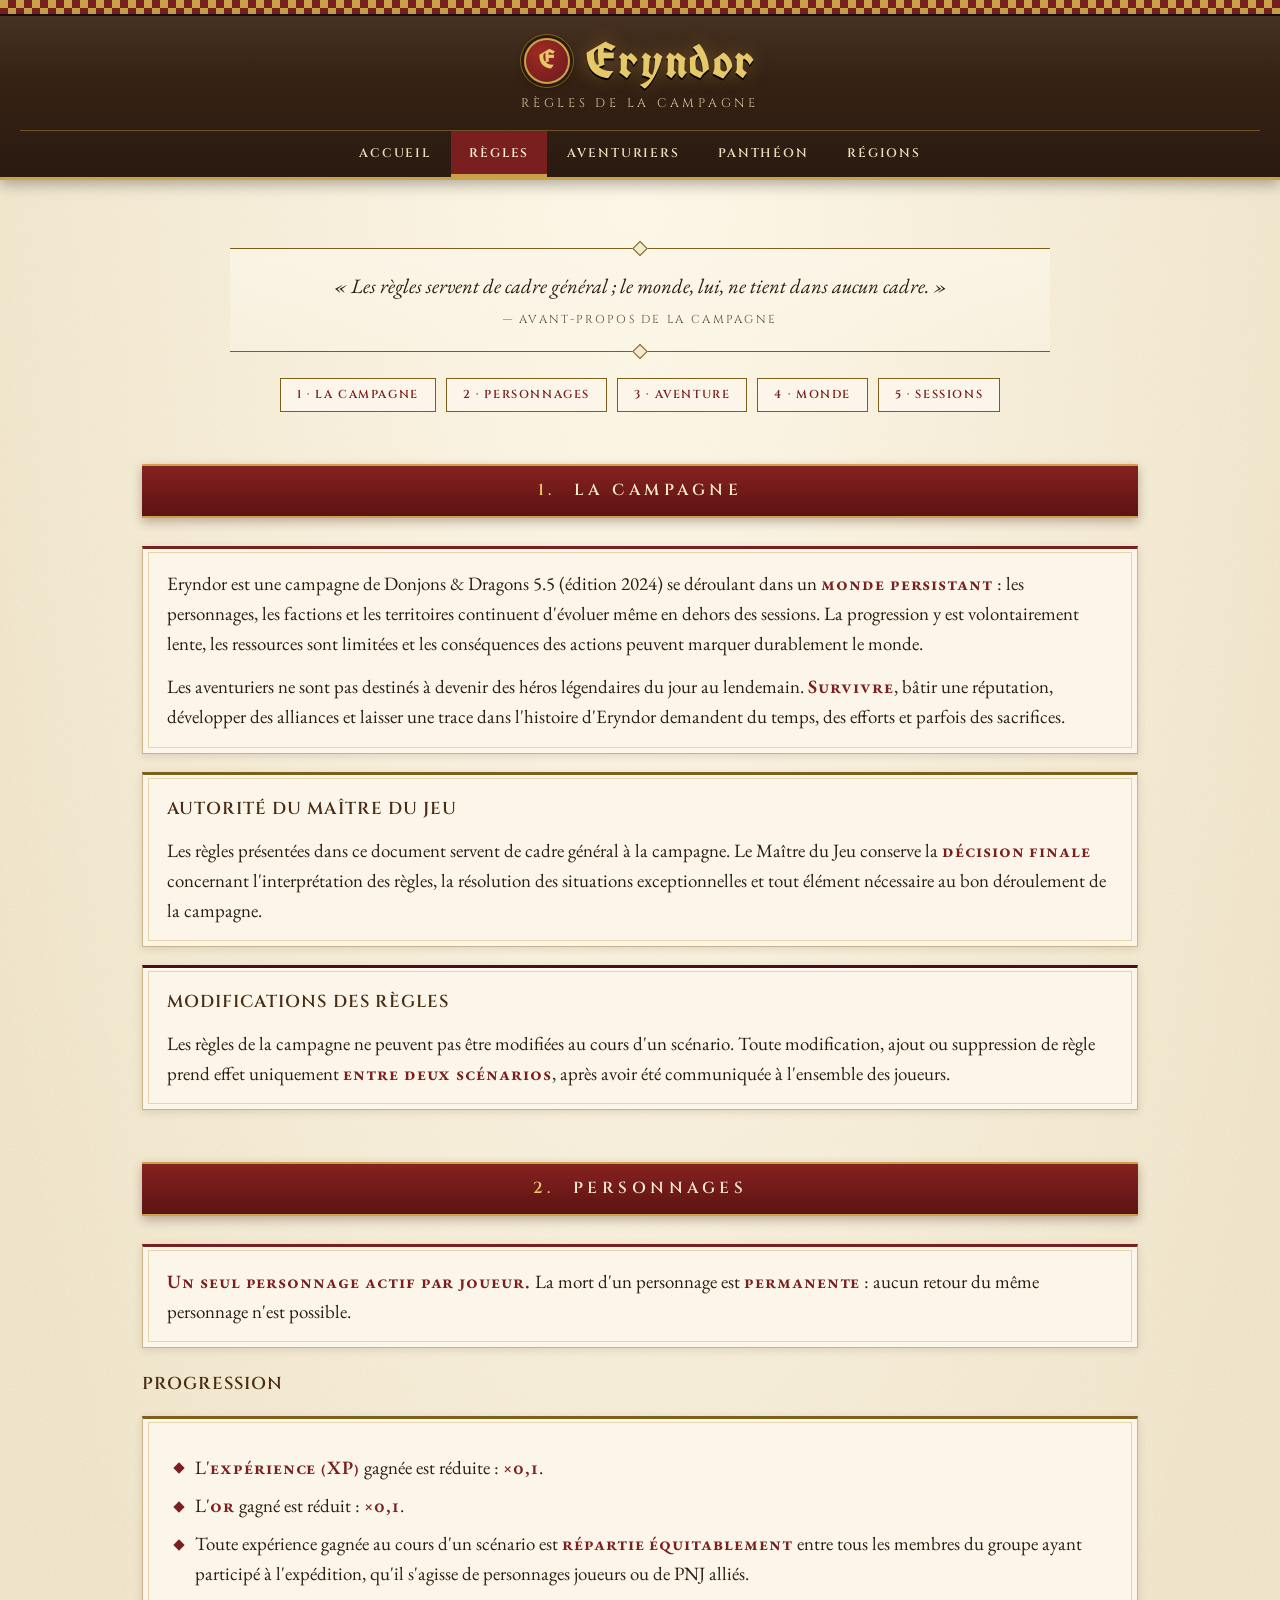
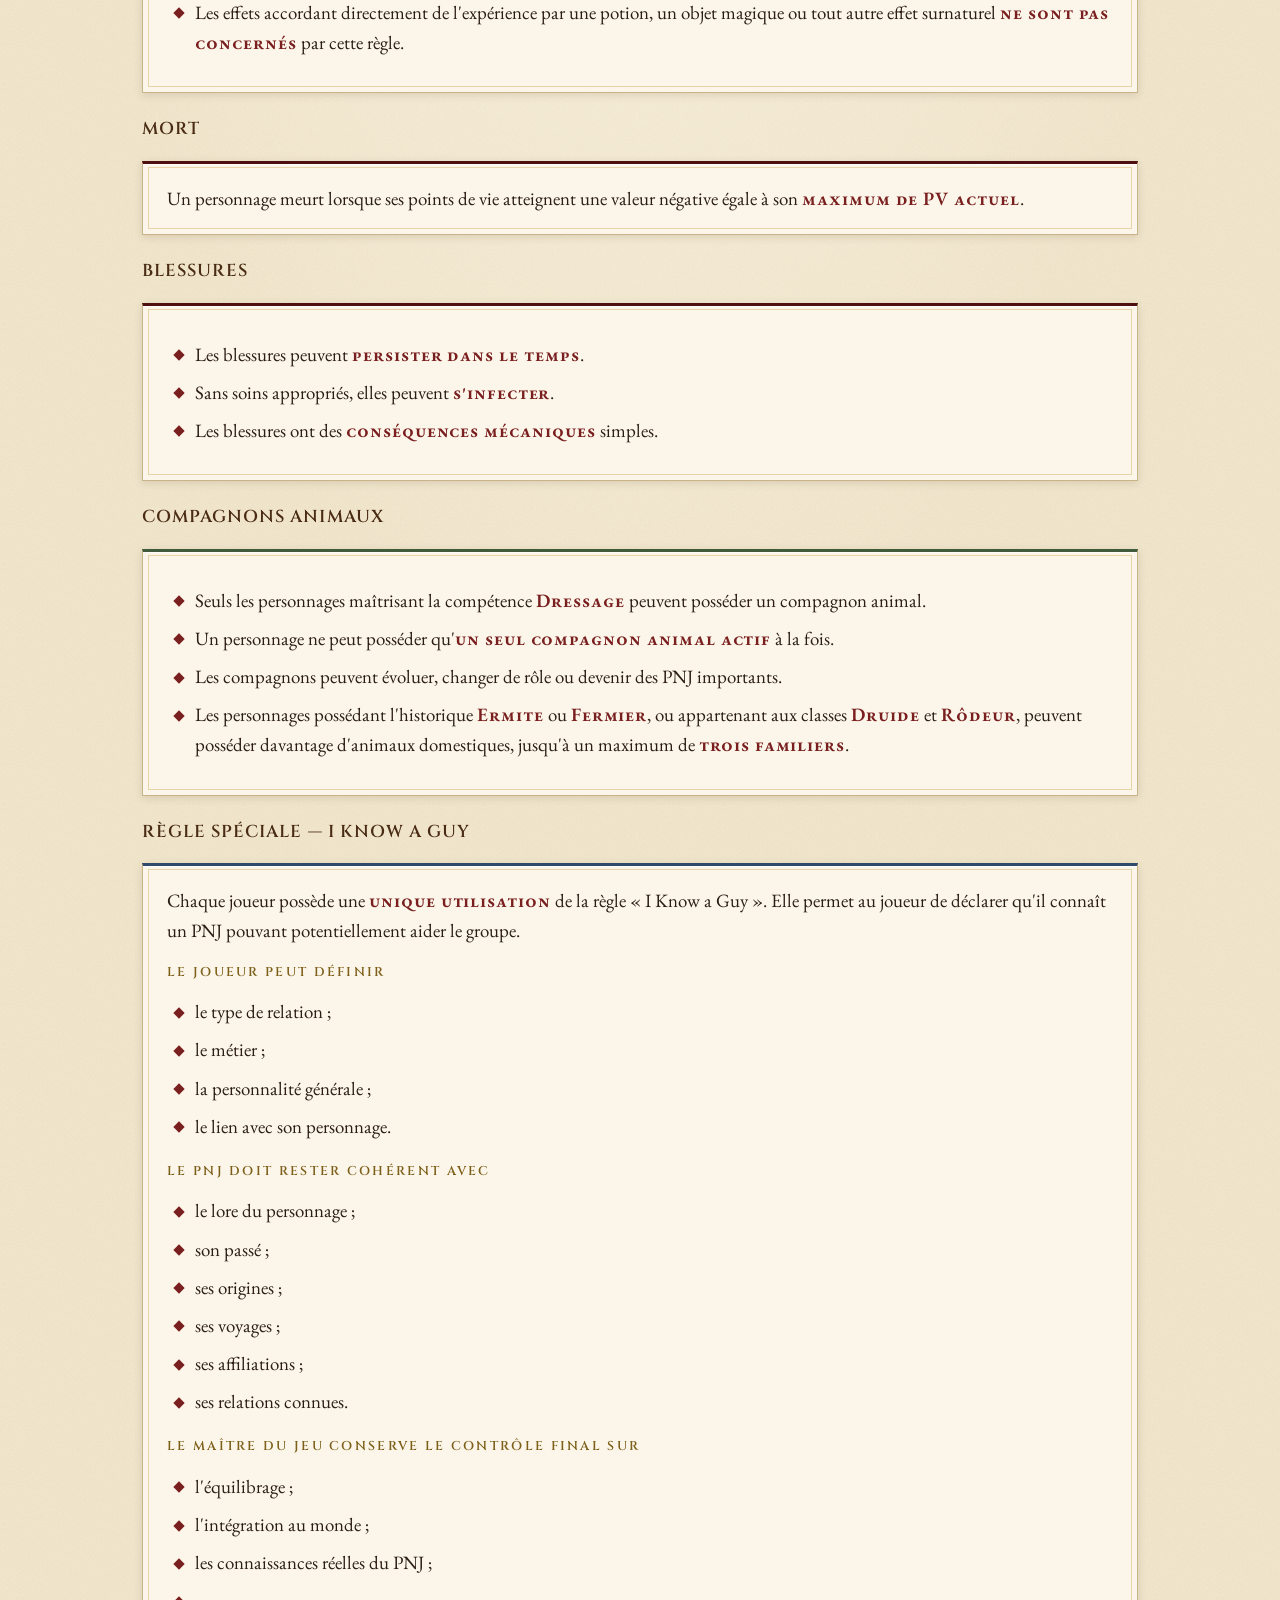
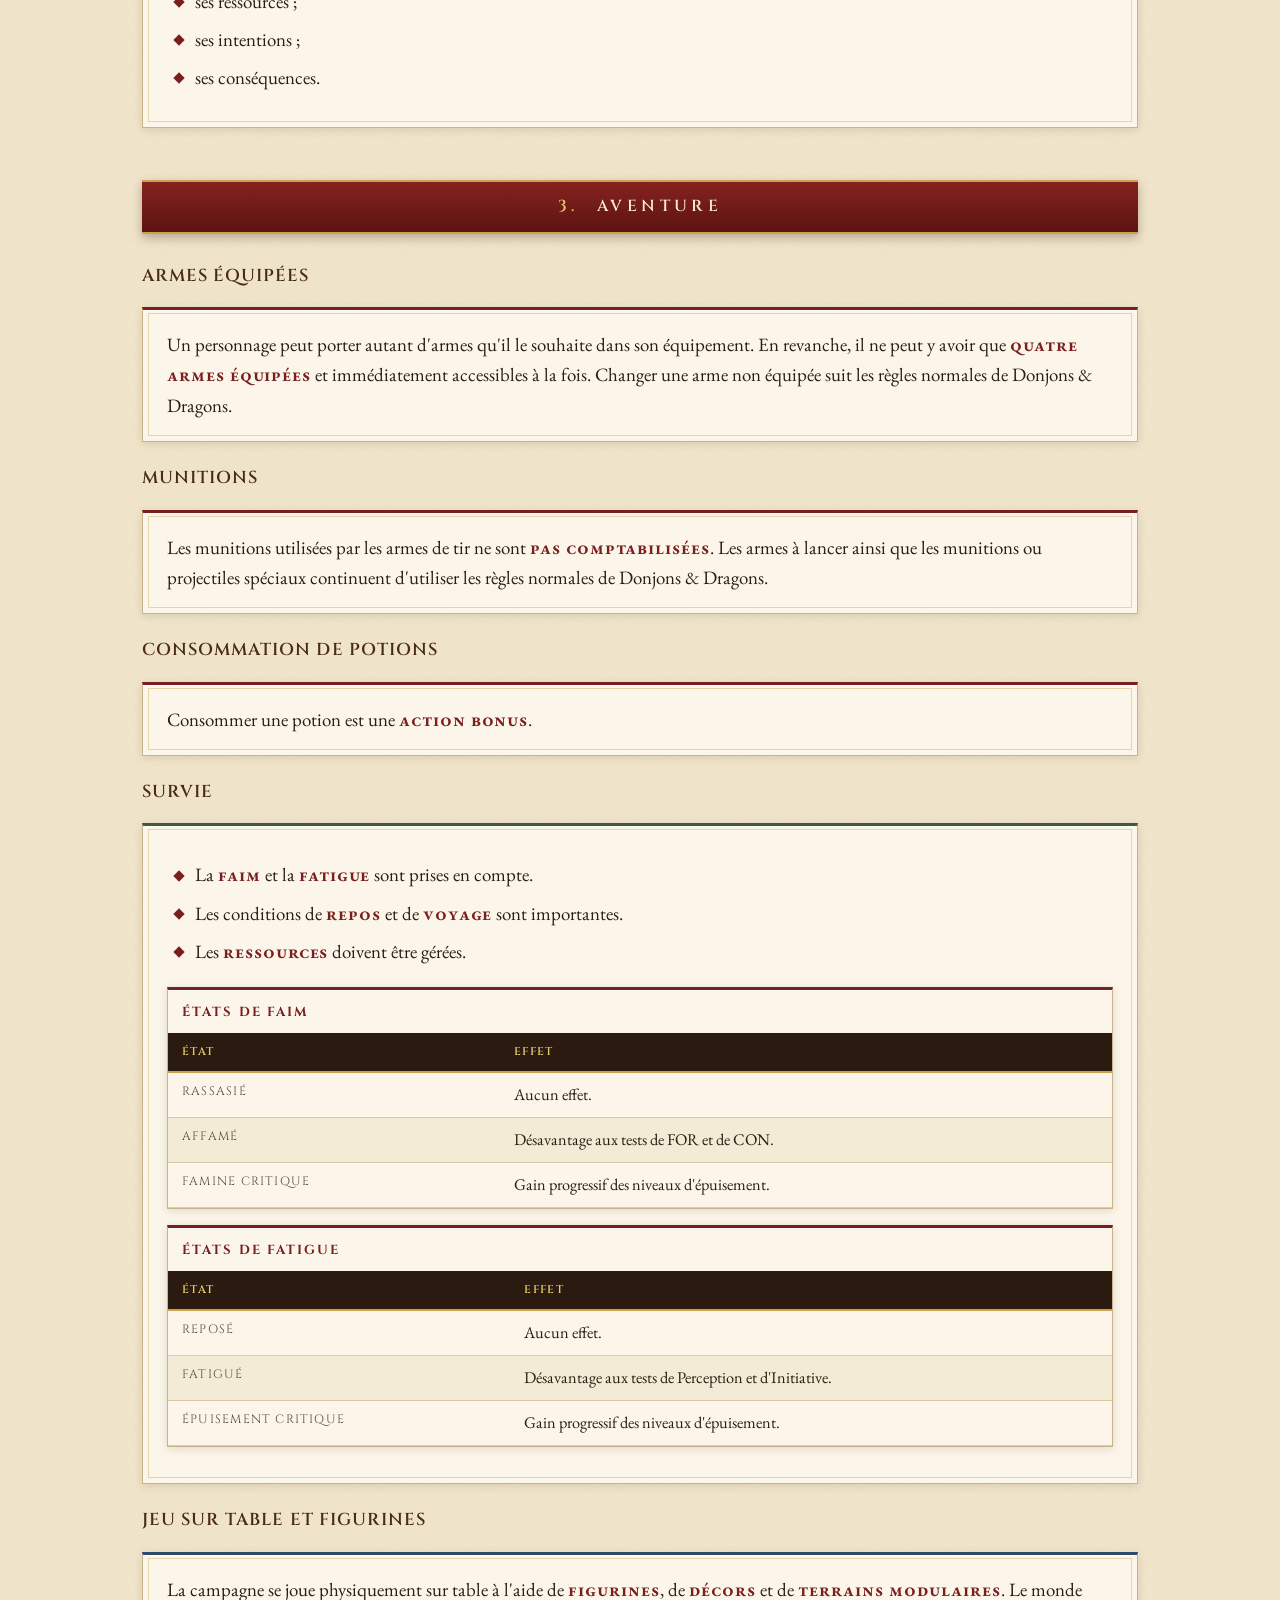
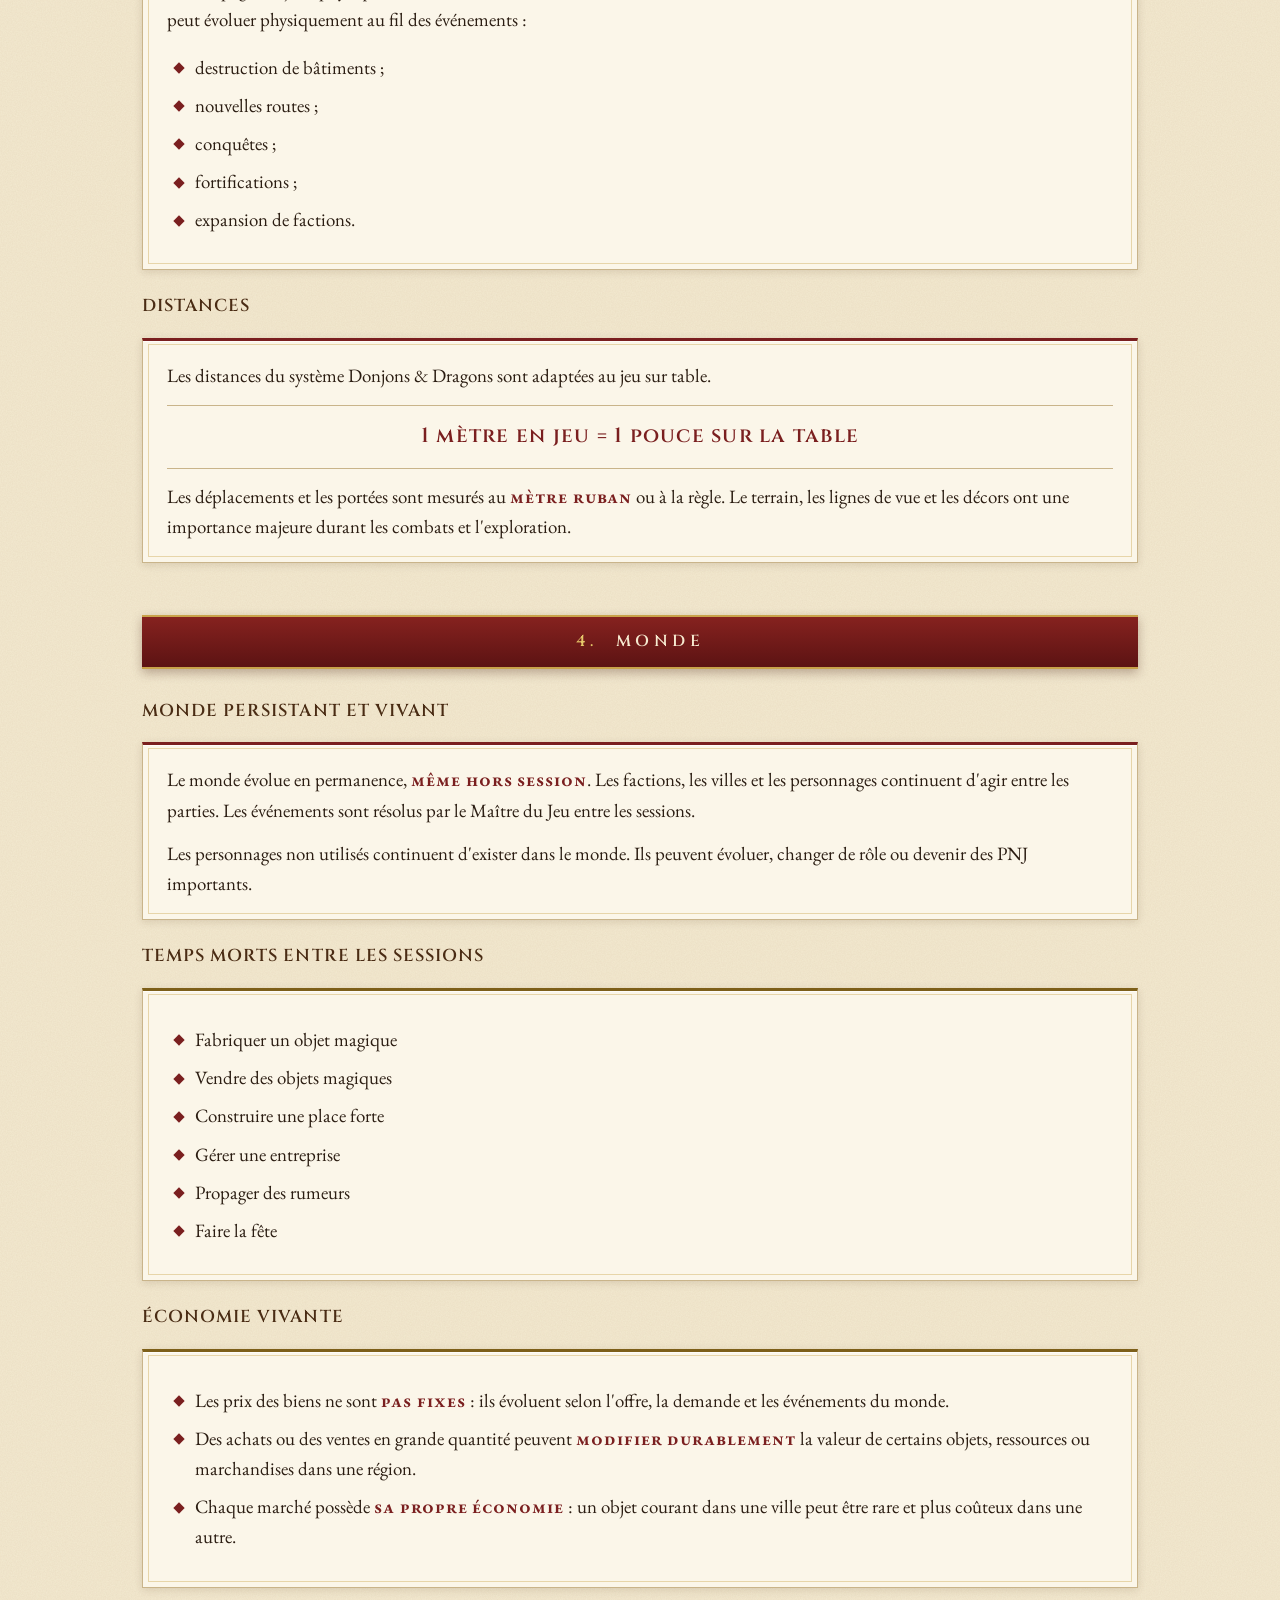
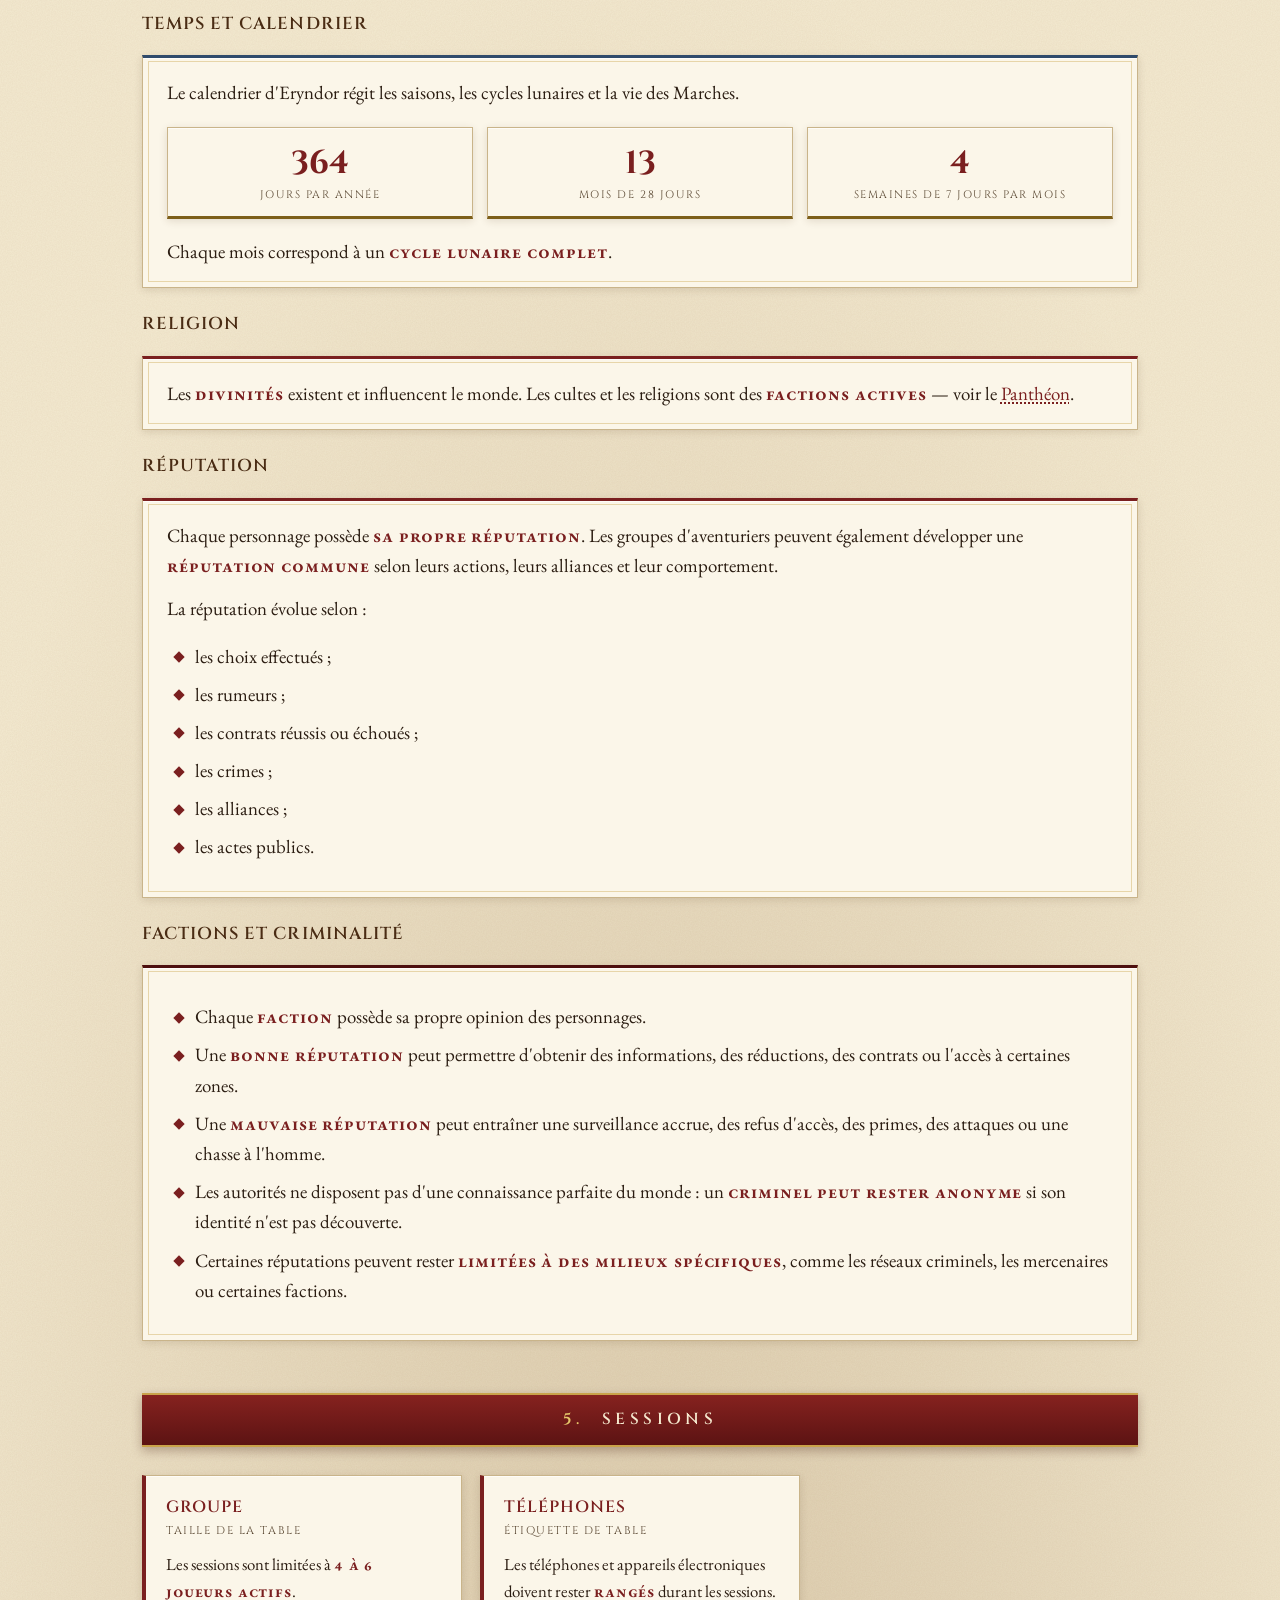
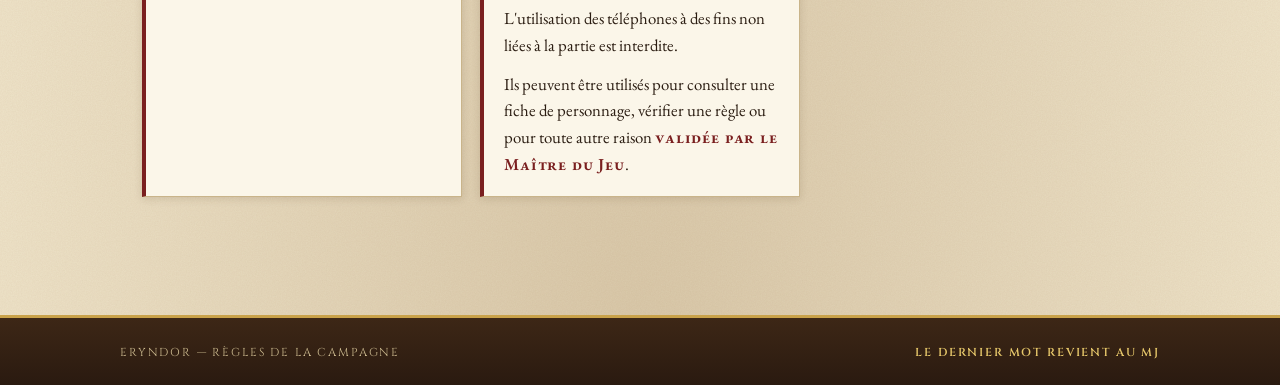
<file: regles.html>
<!DOCTYPE html>
<html lang="fr">
<head>
    <meta charset="UTF-8">
    <meta name="viewport" content="width=device-width, initial-scale=1.0">
    <meta name="description" content="ERYNDOR — règles de la campagne D&D 5.5 : personnages, aventure, survie, monde persistant, économie, réputation et sessions.">
    <title>Règles de la campagne — ERYNDOR</title>
    <link rel="stylesheet" href="style.css">
    <link rel="icon" type="image/png" href="./favicon.png">
</head>
<body>
    <a class="skip" href="#contenu">Aller au contenu</a>

    <div class="bandeau-haut"></div>

    <header class="site">
        <div class="titre-site">
            <span class="sigille">E</span>
            <h1>Eryndor</h1>
        </div>
        <div class="sous-titre">Règles de la campagne</div>
        <nav class="menu-principal">
            <ul>
                <li><a href="index.html">Accueil</a></li>
                <li><a href="regles.html" class="actif">Règles</a></li>
                <li><a href="aventuriers.html">Aventuriers</a></li>
                <li><a href="pantheon.html">Panthéon</a></li>
                <li><a href="regions.html">Régions</a></li>
            </ul>
        </nav>
    </header>

    <main id="contenu">
        <section>
            <div class="citation">
                « Les règles servent de cadre général ; le monde, lui, ne tient dans aucun cadre. »
                <span class="attribution">— Avant-propos de la campagne</span>
            </div>
            <ul class="ancres">
                <li><a href="#campagne">1 · La campagne</a></li>
                <li><a href="#personnages">2 · Personnages</a></li>
                <li><a href="#aventure">3 · Aventure</a></li>
                <li><a href="#monde">4 · Monde</a></li>
                <li><a href="#sessions">5 · Sessions</a></li>
            </ul>
        </section>

        <div class="titre-partie"><span class="num">1.</span> La campagne</div>

        <section id="campagne">
            <div class="panier">
                <p>Eryndor est une campagne de Donjons & Dragons 5.5 (édition 2024) se déroulant dans un <span class="nom">monde persistant</span> : les personnages, les factions et les territoires continuent d'évoluer même en dehors des sessions. La progression y est volontairement lente, les ressources sont limitées et les conséquences des actions peuvent marquer durablement le monde.</p>
                <p>Les aventuriers ne sont pas destinés à devenir des héros légendaires du jour au lendemain. <span class="nom">Survivre</span>, bâtir une réputation, développer des alliances et laisser une trace dans l'histoire d'Eryndor demandent du temps, des efforts et parfois des sacrifices.</p>
            </div>
            <div class="panier or">
                <h3>Autorité du Maître du Jeu</h3>
                <p>Les règles présentées dans ce document servent de cadre général à la campagne. Le Maître du Jeu conserve la <span class="nom">décision finale</span> concernant l'interprétation des règles, la résolution des situations exceptionnelles et tout élément nécessaire au bon déroulement de la campagne.</p>
            </div>
            <div class="panier sang">
                <h3>Modifications des règles</h3>
                <p>Les règles de la campagne ne peuvent pas être modifiées au cours d'un scénario. Toute modification, ajout ou suppression de règle prend effet uniquement <span class="nom">entre deux scénarios</span>, après avoir été communiquée à l'ensemble des joueurs.</p>
            </div>
        </section>

        <div class="titre-partie"><span class="num">2.</span> Personnages</div>

        <section id="personnages">
            <div class="panier">
                <p><span class="nom">Un seul personnage actif par joueur.</span> La mort d'un personnage est <span class="nom">permanente</span> : aucun retour du même personnage n'est possible.</p>
            </div>

            <h3>Progression</h3>
            <div class="panier or">
                <ul class="puces">
                    <li>L'<span class="nom">expérience (XP)</span> gagnée est réduite : <span class="nom">×0,1</span>.</li>
                    <li>L'<span class="nom">or</span> gagné est réduit : <span class="nom">×0,1</span>.</li>
                    <li>Toute expérience gagnée au cours d'un scénario est <span class="nom">répartie équitablement</span> entre tous les membres du groupe ayant participé à l'expédition, qu'il s'agisse de personnages joueurs ou de PNJ alliés.</li>
                    <li>Les effets accordant directement de l'expérience par une potion, un objet magique ou tout autre effet surnaturel <span class="nom">ne sont pas concernés</span> par cette règle.</li>
                </ul>
            </div>

            <h3>Mort</h3>
            <div class="panier sang">
                <p>Un personnage meurt lorsque ses points de vie atteignent une valeur négative égale à son <span class="nom">maximum de PV actuel</span>.</p>
            </div>

            <h3>Blessures</h3>
            <div class="panier sang">
                <ul class="puces">
                    <li>Les blessures peuvent <span class="nom">persister dans le temps</span>.</li>
                    <li>Sans soins appropriés, elles peuvent <span class="nom">s'infecter</span>.</li>
                    <li>Les blessures ont des <span class="nom">conséquences mécaniques</span> simples.</li>
                </ul>
            </div>

            <h3>Compagnons animaux</h3>
            <div class="panier sylve">
                <ul class="puces">
                    <li>Seuls les personnages maîtrisant la compétence <span class="nom">Dressage</span> peuvent posséder un compagnon animal.</li>
                    <li>Un personnage ne peut posséder qu'<span class="nom">un seul compagnon animal actif</span> à la fois.</li>
                    <li>Les compagnons peuvent évoluer, changer de rôle ou devenir des PNJ importants.</li>
                    <li>Les personnages possédant l'historique <span class="nom">Ermite</span> ou <span class="nom">Fermier</span>, ou appartenant aux classes <span class="nom">Druide</span> et <span class="nom">Rôdeur</span>, peuvent posséder davantage d'animaux domestiques, jusqu'à un maximum de <span class="nom">trois familiers</span>.</li>
                </ul>
            </div>

            <h3>Règle spéciale — I Know a Guy</h3>
            <div class="panier azur">
                <p>Chaque joueur possède une <span class="nom">unique utilisation</span> de la règle « I Know a Guy ». Elle permet au joueur de déclarer qu'il connaît un PNJ pouvant potentiellement aider le groupe.</p>
                <h4>Le joueur peut définir</h4>
                <ul class="puces">
                    <li>le type de relation ;</li>
                    <li>le métier ;</li>
                    <li>la personnalité générale ;</li>
                    <li>le lien avec son personnage.</li>
                </ul>
                <h4>Le PNJ doit rester cohérent avec</h4>
                <ul class="puces">
                    <li>le lore du personnage ;</li>
                    <li>son passé ;</li>
                    <li>ses origines ;</li>
                    <li>ses voyages ;</li>
                    <li>ses affiliations ;</li>
                    <li>ses relations connues.</li>
                </ul>
                <h4>Le Maître du Jeu conserve le contrôle final sur</h4>
                <ul class="puces">
                    <li>l'équilibrage ;</li>
                    <li>l'intégration au monde ;</li>
                    <li>les connaissances réelles du PNJ ;</li>
                    <li>ses ressources ;</li>
                    <li>ses intentions ;</li>
                    <li>ses conséquences.</li>
                </ul>
            </div>
        </section>

        <div class="titre-partie"><span class="num">3.</span> Aventure</div>

        <section id="aventure">
            <h3>Armes équipées</h3>
            <div class="panier">
                <p>Un personnage peut porter autant d'armes qu'il le souhaite dans son équipement. En revanche, il ne peut y avoir que <span class="nom">quatre armes équipées</span> et immédiatement accessibles à la fois. Changer une arme non équipée suit les règles normales de Donjons & Dragons.</p>
            </div>

            <h3>Munitions</h3>
            <div class="panier">
                <p>Les munitions utilisées par les armes de tir ne sont <span class="nom">pas comptabilisées</span>. Les armes à lancer ainsi que les munitions ou projectiles spéciaux continuent d'utiliser les règles normales de Donjons & Dragons.</p>
            </div>

            <h3>Consommation de potions</h3>
            <div class="panier">
                <p>Consommer une potion est une <span class="nom">action bonus</span>.</p>
            </div>

            <h3>Survie</h3>
            <div class="panier sylve">
                <ul class="puces">
                    <li>La <span class="nom">faim</span> et la <span class="nom">fatigue</span> sont prises en compte.</li>
                    <li>Les conditions de <span class="nom">repos</span> et de <span class="nom">voyage</span> sont importantes.</li>
                    <li>Les <span class="nom">ressources</span> doivent être gérées.</li>
                </ul>
                <div class="tableau-wrap">
                    <table class="tableau">
                        <caption>États de faim</caption>
                        <thead>
                            <tr><th>État</th><th>Effet</th></tr>
                        </thead>
                        <tbody>
                            <tr><td class="cle-mut">Rassasié</td><td>Aucun effet.</td></tr>
                            <tr><td class="cle-mut">Affamé</td><td>Désavantage aux tests de FOR et de CON.</td></tr>
                            <tr><td class="cle-mut">Famine critique</td><td>Gain progressif des niveaux d'épuisement.</td></tr>
                        </tbody>
                    </table>
                </div>
                <div class="tableau-wrap">
                    <table class="tableau">
                        <caption>États de fatigue</caption>
                        <thead>
                            <tr><th>État</th><th>Effet</th></tr>
                        </thead>
                        <tbody>
                            <tr><td class="cle-mut">Reposé</td><td>Aucun effet.</td></tr>
                            <tr><td class="cle-mut">Fatigué</td><td>Désavantage aux tests de Perception et d'Initiative.</td></tr>
                            <tr><td class="cle-mut">Épuisement critique</td><td>Gain progressif des niveaux d'épuisement.</td></tr>
                        </tbody>
                    </table>
                </div>
            </div>

            <h3>Jeu sur table et figurines</h3>
            <div class="panier azur">
                <p>La campagne se joue physiquement sur table à l'aide de <span class="nom">figurines</span>, de <span class="nom">décors</span> et de <span class="nom">terrains modulaires</span>. Le monde peut évoluer physiquement au fil des événements :</p>
                <ul class="puces">
                    <li>destruction de bâtiments ;</li>
                    <li>nouvelles routes ;</li>
                    <li>conquêtes ;</li>
                    <li>fortifications ;</li>
                    <li>expansion de factions.</li>
                </ul>
            </div>

            <h3>Distances</h3>
            <div class="panier">
                <p>Les distances du système Donjons & Dragons sont adaptées au jeu sur table.</p>
                <div class="formule">1 mètre en jeu = 1 pouce sur la table</div>
                <p>Les déplacements et les portées sont mesurés au <span class="nom">mètre ruban</span> ou à la règle. Le terrain, les lignes de vue et les décors ont une importance majeure durant les combats et l'exploration.</p>
            </div>
        </section>

        <div class="titre-partie"><span class="num">4.</span> Monde</div>

        <section id="monde">
            <h3>Monde persistant et vivant</h3>
            <div class="panier">
                <p>Le monde évolue en permanence, <span class="nom">même hors session</span>. Les factions, les villes et les personnages continuent d'agir entre les parties. Les événements sont résolus par le Maître du Jeu entre les sessions.</p>
                <p>Les personnages non utilisés continuent d'exister dans le monde. Ils peuvent évoluer, changer de rôle ou devenir des PNJ importants.</p>
            </div>

            <h3>Temps morts entre les sessions</h3>
            <div class="panier or">
                <ul class="puces">
                    <li>Fabriquer un objet magique</li>
                    <li>Vendre des objets magiques</li>
                    <li>Construire une place forte</li>
                    <li>Gérer une entreprise</li>
                    <li>Propager des rumeurs</li>
                    <li>Faire la fête</li>
                </ul>
            </div>

            <h3>Économie vivante</h3>
            <div class="panier or">
                <ul class="puces">
                    <li>Les prix des biens ne sont <span class="nom">pas fixes</span> : ils évoluent selon l'offre, la demande et les événements du monde.</li>
                    <li>Des achats ou des ventes en grande quantité peuvent <span class="nom">modifier durablement</span> la valeur de certains objets, ressources ou marchandises dans une région.</li>
                    <li>Chaque marché possède <span class="nom">sa propre économie</span> : un objet courant dans une ville peut être rare et plus coûteux dans une autre.</li>
                </ul>
            </div>

            <h3>Temps et calendrier</h3>
            <div class="panier azur">
                <p>Le calendrier d'Eryndor régit les saisons, les cycles lunaires et la vie des Marches.</p>
                <div class="chiffres">
                    <div class="chiffre"><span class="valeur">364</span><span class="legende">Jours par année</span></div>
                    <div class="chiffre"><span class="valeur">13</span><span class="legende">Mois de 28 jours</span></div>
                    <div class="chiffre"><span class="valeur">4</span><span class="legende">Semaines de 7 jours par mois</span></div>
                </div>
                <p>Chaque mois correspond à un <span class="nom">cycle lunaire complet</span>.</p>
            </div>

            <h3>Religion</h3>
            <div class="panier">
                <p>Les <span class="nom">divinités</span> existent et influencent le monde. Les cultes et les religions sont des <span class="nom">factions actives</span> — voir le <a href="pantheon.html">Panthéon</a>.</p>
            </div>

            <h3>Réputation</h3>
            <div class="panier">
                <p>Chaque personnage possède <span class="nom">sa propre réputation</span>. Les groupes d'aventuriers peuvent également développer une <span class="nom">réputation commune</span> selon leurs actions, leurs alliances et leur comportement.</p>
                <p>La réputation évolue selon :</p>
                <ul class="puces">
                    <li>les choix effectués ;</li>
                    <li>les rumeurs ;</li>
                    <li>les contrats réussis ou échoués ;</li>
                    <li>les crimes ;</li>
                    <li>les alliances ;</li>
                    <li>les actes publics.</li>
                </ul>
            </div>

            <h3>Factions et criminalité</h3>
            <div class="panier sang">
                <ul class="puces">
                    <li>Chaque <span class="nom">faction</span> possède sa propre opinion des personnages.</li>
                    <li>Une <span class="nom">bonne réputation</span> peut permettre d'obtenir des informations, des réductions, des contrats ou l'accès à certaines zones.</li>
                    <li>Une <span class="nom">mauvaise réputation</span> peut entraîner une surveillance accrue, des refus d'accès, des primes, des attaques ou une chasse à l'homme.</li>
                    <li>Les autorités ne disposent pas d'une connaissance parfaite du monde : un <span class="nom">criminel peut rester anonyme</span> si son identité n'est pas découverte.</li>
                    <li>Certaines réputations peuvent rester <span class="nom">limitées à des milieux spécifiques</span>, comme les réseaux criminels, les mercenaires ou certaines factions.</li>
                </ul>
            </div>
        </section>

        <div class="titre-partie"><span class="num">5.</span> Sessions</div>

        <section id="sessions">
            <div class="grille">
                <div class="carte">
                    <h3>Groupe</h3>
                    <p class="metier">Taille de la table</p>
                    <p>Les sessions sont limitées à <span class="nom">4 à 6 joueurs actifs</span>.</p>
                </div>
                <div class="carte">
                    <h3>Téléphones</h3>
                    <p class="metier">Étiquette de table</p>
                    <p>Les téléphones et appareils électroniques doivent rester <span class="nom">rangés</span> durant les sessions. L'utilisation des téléphones à des fins non liées à la partie est interdite.</p>
                    <p>Ils peuvent être utilisés pour consulter une fiche de personnage, vérifier une règle ou pour toute autre raison <span class="nom">validée par le Maître du Jeu</span>.</p>
                </div>
            </div>
        </section>
    </main>

    <footer class="site">
        <div class="pied">
            <span>ERYNDOR — Règles de la campagne</span>
            <span class="sceau">LE DERNIER MOT REVIENT AU MJ</span>
        </div>
    </footer>
</body>
</html>
</file>
<file: style.css>
/* ==========================================================================
   ERYNDOR — Feuille de style commune au site
   Ambiance médiévale : parchemin, encre brune, bordeaux héraldique, or terni.
   Le site est 100 % HTML + CSS : aucun script.
   À enregistrer sous le nom : style.css (dans le même dossier que les pages)
   Polices : Google Fonts (Cinzel, EB Garamond, UnifrakturCook). Sans connexion,
   le navigateur bascule automatiquement sur Georgia / Palatino.
   ========================================================================== */

@import url("https://fonts.googleapis.com/css2?family=Cinzel:wght@500;600;700&family=EB+Garamond:ital,wght@0,400;0,500;0,600;1,400;1,500&family=UnifrakturCook:wght@700&display=swap");

/* Variables : la palette du manuscrit */
:root {
  --parchemin: #f3e9d0;        /* fond principal : vélin vieilli          */
  --velin: #fbf6e9;            /* panneaux : parchemin clair              */
  --encre: #2b1d12;            /* texte : encre de noix de galle          */
  --encre-douce: #5c4a35;      /* texte secondaire                        */
  --noyer: #2a1a10;            /* en-tête, pied de page : bois sombre     */
  --noyer-clair: #3d2716;
  --bordeaux: #7a1f1f;         /* accent principal : cire et blason       */
  --bordeaux-vif: #a02a22;
  --or: #c9a24a;               /* filets dorés sur fond sombre            */
  --or-clair: #e6c76a;
  --or-fonce: #7d5f19;         /* or lisible sur parchemin                */
  --sylve: #3f5b3a;            /* vert forêt : nature, bonté              */
  --azur: #2f4a6b;             /* bleu héraldique                         */
  --trait: #c9b48a;            /* bordures de panneaux                    */

  --titre: "Cinzel", "Trajan Pro", "Palatino Linotype", Palatino, Georgia, serif;
  --texte: "EB Garamond", "Iowan Old Style", "Palatino Linotype", Palatino, Georgia, serif;
  --gothique: "UnifrakturCook", "Old English Text MT", "Cinzel", Georgia, serif;

  --ombre: 0 1px 0 rgba(255, 255, 255, .7) inset, 0 2px 8px rgba(70, 45, 15, .14);
}

/* Squelette */
* { box-sizing: border-box; }

html {
  scroll-padding-top: 14px;
  -webkit-text-size-adjust: 100%;
}

body {
  margin: 0;
  color: var(--encre);
  font-family: var(--texte);
  font-size: 1.18rem;
  line-height: 1.6;
  background-color: var(--parchemin);
  background-image:
    radial-gradient(ellipse 80% 40% at 50% 0%, rgba(255, 251, 238, .85), transparent 70%),
    radial-gradient(ellipse 90% 35% at 50% 100%, rgba(122, 80, 30, .22), transparent 70%),
    url("data:image/svg+xml,%3Csvg xmlns='http://www.w3.org/2000/svg' width='240' height='240'%3E%3Cfilter id='n'%3E%3CfeTurbulence type='fractalNoise' baseFrequency='.8' numOctaves='3' stitchTiles='stitch'/%3E%3CfeColorMatrix values='0 0 0 0 .35 0 0 0 0 .24 0 0 0 0 .1 0 0 0 .1 0'/%3E%3C/filter%3E%3Crect width='100%25' height='100%25' filter='url(%23n)'/%3E%3C/svg%3E");
  min-height: 100vh;
  display: flex;
  flex-direction: column;
}

main { flex: 1; }

::selection { background: var(--or); color: var(--noyer); }

:focus-visible {
  outline: 3px solid var(--bordeaux-vif);
  outline-offset: 2px;
}

/* Lien d'évitement (accessibilité) */
.skip {
  position: absolute;
  left: 12px;
  top: -60px;
  z-index: 10;
  background: var(--velin);
  color: var(--bordeaux);
  padding: 8px 14px;
  font-family: var(--titre);
  font-size: .8rem;
  text-decoration: none;
  border: 2px solid var(--bordeaux);
}
.skip:focus { top: 10px; }

/* Bandeau héraldique : damier bordeaux et or */
.bandeau-haut {
  height: 16px;
  background: conic-gradient(var(--bordeaux) 25%, var(--or) 0 50%, var(--bordeaux) 0 75%, var(--or) 0) 0 0 / 16px 16px;
  border-bottom: 2px solid #170d06;
}

/* En-tête et navigation */
header.site {
  background:
    linear-gradient(180deg, rgba(255, 255, 255, .05), transparent 40%),
    linear-gradient(180deg, var(--noyer-clair), var(--noyer));
  border-bottom: 3px solid var(--or);
  box-shadow: 0 4px 14px rgba(30, 18, 8, .35);
  padding: 0 20px;
  position: relative;
}

.titre-site {
  display: flex;
  align-items: center;
  justify-content: center;
  gap: 16px;
  padding: 20px 0 6px;
  flex-wrap: wrap;
}

.titre-site h1 {
  margin: 0;
  font-family: var(--gothique);
  font-weight: 700;
  font-size: clamp(2.3rem, 6vw, 3.1rem);
  line-height: 1;
  letter-spacing: .03em;
  color: var(--or-clair);
  text-shadow: 0 2px 0 #000, 0 0 18px rgba(201, 162, 74, .35);
}

/* Sigille : le médaillon du blason */
.titre-site .sigille {
  display: inline-grid;
  place-items: center;
  width: 46px;
  height: 46px;
  border-radius: 50%;
  background: radial-gradient(circle at 35% 30%, var(--bordeaux-vif), var(--bordeaux) 70%);
  color: var(--or-clair);
  border: 2px solid var(--or);
  box-shadow: 0 0 0 3px var(--noyer), 0 0 0 4px var(--or-fonce), 0 3px 8px rgba(0, 0, 0, .5);
  font-family: var(--gothique);
  font-weight: 700;
  font-size: 1.7rem;
  line-height: 1;
  padding-bottom: 3px;
}

.sous-titre {
  margin: 0;
  padding: 2px 0 16px;
  color: #d9c79a;
  font-family: var(--titre);
  font-size: .78rem;
  letter-spacing: .3em;
  text-transform: uppercase;
  text-align: center;
}

/* Menu principal */
nav.menu-principal ul {
  list-style: none;
  display: flex;
  flex-wrap: wrap;
  justify-content: center;
  gap: 2px;
  margin: 0;
  padding: 0;
  border-top: 1px solid rgba(201, 162, 74, .4);
}

nav.menu-principal a {
  display: block;
  padding: 13px 18px;
  color: #ecdfbd;
  text-decoration: none;
  text-transform: uppercase;
  font-family: var(--titre);
  font-weight: 600;
  font-size: .78rem;
  letter-spacing: .15em;
  transition: background .2s, color .2s;
}

nav.menu-principal a:hover {
  color: #fff;
  background: rgba(201, 162, 74, .16);
}

nav.menu-principal a:focus-visible { outline-color: var(--or-clair); outline-offset: -3px; }

/* Page courante : le blason de la page où l'on se trouve */
nav.menu-principal a.actif {
  color: #fbf3dc;
  background: var(--bordeaux);
  box-shadow: inset 0 -3px 0 var(--or);
}

/* Contenu principal */
main {
  width: 100%;
  max-width: 1040px;
  margin: 0 auto;
  padding: 30px 22px 50px;
}

section { margin: 38px 0; }

h2 {
  position: relative;
  margin: 0 0 18px;
  padding-bottom: 12px;
  color: var(--bordeaux);
  font-family: var(--titre);
  font-weight: 700;
  font-size: 1.5rem;
  line-height: 1.25;
  letter-spacing: .07em;
  text-transform: uppercase;
  text-wrap: balance;
}

h2::after {
  content: "";
  position: absolute;
  left: 0;
  right: 0;
  bottom: 0;
  height: 1px;
  background: linear-gradient(90deg, var(--or-fonce), rgba(125, 95, 25, .12));
}

h2::before {
  content: "";
  position: absolute;
  left: 0;
  bottom: -3px;
  width: 7px;
  height: 7px;
  background: var(--bordeaux);
  border: 1px solid var(--or-fonce);
  transform: rotate(45deg);
  z-index: 1;
}

h2 .num {
  margin-right: .5em;
  color: var(--or-fonce);
  font-weight: 600;
}

h3 {
  margin: 22px 0 8px;
  color: #4a2c14;
  font-family: var(--titre);
  font-weight: 600;
  font-size: 1.08rem;
  letter-spacing: .06em;
  text-transform: uppercase;
  text-wrap: balance;
}

h4 {
  margin: 16px 0 4px;
  color: var(--or-fonce);
  font-family: var(--titre);
  font-weight: 600;
  font-size: .8rem;
  letter-spacing: .18em;
  text-transform: uppercase;
}

p { margin: .7em 0; hyphens: auto; }
p:first-child { margin-top: 0; }
p:last-child { margin-bottom: 0; }

/* Ornement (losange entre deux filets) */
.ornement {
  display: flex;
  align-items: center;
  gap: 12px;
  max-width: 340px;
  margin: 16px auto;
}

.ornement::before,
.ornement::after {
  content: "";
  flex: 1;
  height: 1px;
  background: linear-gradient(90deg, transparent, var(--or-fonce));
}

.ornement::after { transform: scaleX(-1); }

.ornement span {
  width: 10px;
  height: 10px;
  background: var(--bordeaux);
  border: 1px solid var(--or-fonce);
  transform: rotate(45deg);
}

/* Citations enluminées */
.citation {
  position: relative;
  max-width: 820px;
  margin: 26px auto;
  padding: 22px 30px;
  text-align: center;
  font-style: italic;
  font-size: 1.28rem;
  line-height: 1.5;
  color: var(--encre);
  background: linear-gradient(180deg, rgba(251, 246, 233, .75), rgba(251, 246, 233, .35));
  border-top: 1px solid var(--or-fonce);
  border-bottom: 1px solid var(--or-fonce);
}

.citation::before,
.citation::after {
  content: "";
  position: absolute;
  left: 50%;
  width: 9px;
  height: 9px;
  background: var(--parchemin);
  border: 1px solid var(--or-fonce);
  transform: translateX(-50%) rotate(45deg);
}

.citation::before { top: -6px; }
.citation::after { bottom: -6px; }

.citation .attribution {
  display: block;
  margin-top: 10px;
  font-style: normal;
  font-family: var(--titre);
  font-size: .72rem;
  letter-spacing: .2em;
  text-transform: uppercase;
  color: var(--encre-douce);
}

/* Blocs d'information : feuillets de parchemin */
.panier {
  position: relative;
  margin: 18px 0;
  padding: 20px 24px;
  background: var(--velin);
  border: 1px solid var(--trait);
  border-top: 3px solid var(--bordeaux);
  box-shadow: var(--ombre);
  outline: 1px solid rgba(201, 162, 74, .4);
  outline-offset: -7px;
}

.panier.or     { border-top-color: var(--or-fonce); }
.panier.sang   { border-top-color: #4d0f0f; }
.panier.sylve  { border-top-color: var(--sylve); }
.panier.azur   { border-top-color: var(--azur); }

.panier > h3:first-child { margin-top: 0; }

/* Listes à puces héraldiques (losanges) */
ul.puces {
  list-style: none;
  padding-left: 2px;
  margin: 10px 0;
}

ul.puces li {
  position: relative;
  padding: 4px 0 4px 26px;
}

ul.puces li::before {
  content: "";
  position: absolute;
  left: 6px;
  top: .82em;
  width: 8px;
  height: 8px;
  background: var(--bordeaux);
  transform: rotate(45deg);
}

/* Nom de règle : petites capitales bordeaux */
span.nom {
  color: var(--bordeaux);
  font-weight: 600;
  font-variant: small-caps;
  letter-spacing: .05em;
}

/* Liens dans le texte */
main p a, main li a, main td a {
  color: var(--bordeaux);
  text-decoration: underline;
  text-decoration-style: dotted;
  text-decoration-thickness: 1.5px;
  text-underline-offset: 3px;
}

main p a:hover, main li a:hover, main td a:hover {
  color: var(--or-fonce);
  text-decoration-style: solid;
}

/* Grilles de cartes */
.grille {
  display: grid;
  grid-template-columns: repeat(auto-fill, minmax(290px, 1fr));
  gap: 18px;
  margin: 18px 0;
}

.carte {
  padding: 18px 20px;
  background: var(--velin);
  border: 1px solid var(--trait);
  border-left: 4px solid var(--bordeaux);
  box-shadow: var(--ombre);
}

.carte h3 {
  margin: 0 0 2px;
  font-size: 1.02rem;
  color: var(--bordeaux);
}

.carte .metier {
  margin: 0 0 10px;
  color: var(--encre-douce);
  font-family: var(--titre);
  font-size: .7rem;
  letter-spacing: .14em;
  text-transform: uppercase;
}

.carte p { font-size: 1.05rem; }

/* Lignes clé / valeur : fiche d'un registre */
.fiche-tech { margin: 8px 0; }

.fiche-tech .ligne {
  display: flex;
  justify-content: space-between;
  align-items: baseline;
  gap: 14px;
  padding: 5px 0;
  border-bottom: 1px dotted var(--trait);
  font-size: 1rem;
}

.fiche-tech .ligne .cle {
  flex: none;
  color: var(--encre-douce);
  font-family: var(--titre);
  font-size: .7rem;
  letter-spacing: .12em;
  text-transform: uppercase;
}

.fiche-tech .ligne .val { text-align: right; color: var(--encre); }
.fiche-tech .ligne .val.vide { color: var(--encre-douce); font-style: italic; }

/* Héros de la page d'accueil */
.heros {
  position: relative;
  margin-top: 8px;
  padding: 44px 34px 38px;
  text-align: center;
  background:
    radial-gradient(ellipse at 50% 0%, rgba(255, 252, 240, .9), transparent 70%),
    var(--velin);
  border: 1px solid var(--or-fonce);
  box-shadow:
    inset 0 0 0 7px var(--velin),
    inset 0 0 0 8px var(--or-fonce),
    0 6px 20px rgba(70, 45, 15, .2);
}

.heros .accroche {
  margin: 0 0 6px;
  color: var(--or-fonce);
  font-family: var(--titre);
  font-size: .8rem;
  letter-spacing: .34em;
  text-transform: uppercase;
}

.heros h2 {
  margin: 0;
  padding: 0;
  color: var(--bordeaux);
  font-family: var(--gothique);
  font-weight: 700;
  font-size: clamp(3.4rem, 11vw, 5.6rem);
  line-height: 1.05;
  letter-spacing: .02em;
  text-transform: none;
  text-shadow: 0 2px 0 rgba(255, 255, 255, .8), 0 3px 10px rgba(122, 31, 31, .25);
}

.heros h2::before,
.heros h2::after { display: none; }

.heros .texte {
  max-width: 66ch;
  margin: 0 auto;
  text-align: left;
}

.heros .texte > p:first-child::first-letter {
  float: left;
  padding: .06em .1em 0 0;
  color: var(--bordeaux);
  font-family: var(--gothique);
  font-size: 3.9em;
  line-height: .78;
}

/* Colonnes de résumé */
.colonnes {
  display: grid;
  grid-template-columns: repeat(auto-fit, minmax(210px, 1fr));
  gap: 16px;
}

.colonnes .panier { margin: 0; }
.colonnes .panier h3 { margin-top: 0; }

/* Chiffres clés */
.chiffres {
  display: grid;
  grid-template-columns: repeat(auto-fit, minmax(150px, 1fr));
  gap: 14px;
  margin: 18px 0;
}

.chiffre {
  padding: 18px 10px 14px;
  text-align: center;
  background: var(--velin);
  border: 1px solid var(--trait);
  border-bottom: 3px solid var(--or-fonce);
  box-shadow: var(--ombre);
}

.chiffre .valeur {
  display: block;
  color: var(--bordeaux);
  font-family: var(--titre);
  font-weight: 700;
  font-size: 2rem;
  line-height: 1.1;
}

.chiffre .legende {
  display: block;
  margin-top: 6px;
  color: var(--encre-douce);
  font-family: var(--titre);
  font-size: .68rem;
  letter-spacing: .14em;
  line-height: 1.4;
  text-transform: uppercase;
}

/* Formule centrée (règle de conversion) */
.formule {
  margin: 14px 0 8px;
  padding: 14px 10px;
  text-align: center;
  color: var(--bordeaux);
  font-family: var(--titre);
  font-weight: 600;
  font-size: 1.3rem;
  letter-spacing: .06em;
  border-top: 1px solid var(--trait);
  border-bottom: 1px solid var(--trait);
}

/* Sommaire en cartes navigables */
.grille-nav {
  display: grid;
  grid-template-columns: repeat(auto-fill, minmax(260px, 1fr));
  gap: 16px;
}

.grille-nav a {
  display: block;
  padding: 18px 20px 16px;
  color: var(--encre);
  text-decoration: none;
  background: var(--velin);
  border: 1px solid var(--trait);
  border-top: 3px solid var(--bordeaux);
  box-shadow: var(--ombre);
  transition: transform .2s, border-color .2s, box-shadow .2s;
}

.grille-nav a:hover {
  border-top-color: var(--or-fonce);
  box-shadow: 0 1px 0 rgba(255, 255, 255, .7) inset, 0 8px 18px rgba(70, 45, 15, .22);
  transform: translateY(-3px);
}

.grille-nav .num-partie {
  display: block;
  color: var(--or-fonce);
  font-family: var(--titre);
  font-weight: 600;
  font-size: .7rem;
  letter-spacing: .25em;
  text-transform: uppercase;
}

.grille-nav .nom-partie {
  display: block;
  margin: 4px 0 6px;
  color: var(--bordeaux);
  font-family: var(--titre);
  font-weight: 700;
  font-size: 1.12rem;
  letter-spacing: .06em;
  text-transform: uppercase;
}

.grille-nav .desc-partie {
  display: block;
  color: var(--encre-douce);
  font-size: 1.02rem;
  line-height: 1.45;
}

/* Index interne d'une page (boutons-ancres) */
.ancres {
  display: flex;
  flex-wrap: wrap;
  justify-content: center;
  gap: 10px;
  margin: 22px 0 6px;
  padding: 0;
  list-style: none;
}

.ancres a {
  display: block;
  padding: 7px 16px;
  color: var(--bordeaux);
  background: var(--velin);
  border: 1px solid var(--or-fonce);
  font-family: var(--titre);
  font-weight: 600;
  font-size: .72rem;
  letter-spacing: .14em;
  text-decoration: none;
  text-transform: uppercase;
  transition: background .2s, color .2s;
}

.ancres a:hover { background: var(--bordeaux); color: #fbf3dc; }

/* Bannière de partie (ruban bordeaux) */
.titre-partie {
  margin: 52px 0 8px;
  padding: 12px 18px;
  text-align: center;
  color: #f6ead0;
  background: linear-gradient(180deg, #86221f, #5c1313);
  border-top: 2px solid var(--or);
  border-bottom: 2px solid var(--or);
  box-shadow: 0 4px 10px rgba(60, 20, 10, .3);
  font-family: var(--titre);
  font-weight: 600;
  font-size: 1rem;
  letter-spacing: .28em;
  text-transform: uppercase;
}

.titre-partie .num { color: var(--or-clair); margin-right: .6em; }

.titre-partie + section { margin-top: 28px; }

/* Fiches d'aventuriers */
article.perso {
  display: grid;
  grid-template-columns: 290px 1fr;
  gap: 28px;
  margin: 26px 0;
  padding: 24px;
  background: var(--velin);
  border: 1px solid var(--trait);
  border-top: 3px solid var(--bordeaux);
  box-shadow: var(--ombre);
  outline: 1px solid rgba(201, 162, 74, .4);
  outline-offset: -7px;
  scroll-margin-top: 14px;
}

article.perso:target { border-top-color: var(--or-fonce); box-shadow: 0 0 0 3px rgba(201, 162, 74, .55), var(--ombre); }

.portrait { margin: 0; }

.portrait .cadre {
  padding: 8px;
  background: linear-gradient(145deg, #dcbc6c, #8a6a1f 55%, #c9a24a);
  box-shadow: 0 4px 12px rgba(40, 25, 10, .4);
}

.portrait figcaption {
  margin-top: 10px;
  text-align: center;
  color: var(--encre-douce);
  font-family: var(--titre);
  font-size: .66rem;
  letter-spacing: .18em;
  text-transform: uppercase;
}

.portrait.vide .cadre > div {
  aspect-ratio: 1 / 1;
  display: grid;
  place-items: center;
  padding: 18px;
  text-align: center;
  color: #d9c79a;
  background:
    repeating-linear-gradient(45deg, rgba(201, 162, 74, .1) 0 8px, transparent 8px 16px),
    var(--noyer-clair);
  border: 2px solid #1e1209;
  font-family: var(--titre);
  font-size: .8rem;
  letter-spacing: .16em;
  text-transform: uppercase;
}

article.perso h3 {
  margin: 0 0 2px;
  color: var(--bordeaux);
  font-size: 1.55rem;
  letter-spacing: .05em;
}

article.perso .metier {
  margin: 0 0 12px;
  color: var(--encre-douce);
  font-family: var(--titre);
  font-size: .76rem;
  letter-spacing: .16em;
  text-transform: uppercase;
}

article.perso .fiche-tech { margin: 0 0 6px; }

/* Texte pas encore rédigé dans le document source */
.a-ecrire {
  margin: .6em 0;
  padding: 8px 14px;
  color: var(--encre-douce);
  font-style: italic;
  background: rgba(230, 215, 179, .35);
  border: 1px dashed var(--trait);
}

/* Tableaux : registres */
.tableau-wrap {
  margin: 16px 0;
  overflow-x: auto;
  background: var(--velin);
  border: 1px solid var(--trait);
  border-top: 3px solid var(--bordeaux);
  box-shadow: var(--ombre);
}

table.tableau {
  width: 100%;
  border-collapse: collapse;
  font-size: 1.02rem;
}

table.tableau caption {
  caption-side: top;
  padding: 12px 14px 10px;
  text-align: left;
  color: var(--bordeaux);
  font-family: var(--titre);
  font-weight: 700;
  font-size: .82rem;
  letter-spacing: .16em;
  text-transform: uppercase;
}

table.tableau.large { min-width: 640px; }

table.tableau th {
  padding: 10px 14px;
  text-align: left;
  color: var(--or-clair);
  background: var(--noyer);
  border-bottom: 2px solid var(--or);
  font-family: var(--titre);
  font-weight: 600;
  font-size: .7rem;
  letter-spacing: .12em;
  text-transform: uppercase;
}

table.tableau td {
  padding: 9px 14px;
  vertical-align: top;
  border-bottom: 1px solid rgba(201, 180, 138, .65);
}

table.tableau tbody tr:nth-child(even) td { background: rgba(230, 215, 179, .35); }
table.tableau tbody tr:hover td { background: rgba(201, 162, 74, .16); }

table.tableau td.cle-mut {
  color: var(--encre-douce);
  font-family: var(--titre);
  font-size: .76rem;
  letter-spacing: .1em;
  text-transform: uppercase;
  white-space: nowrap;
}

.domaine {
  display: inline-block;
  margin: 1px 4px 1px 0;
  padding: 0 8px;
  color: var(--encre-douce);
  border: 1px solid var(--trait);
  border-radius: 2px;
  font-size: .9rem;
  white-space: nowrap;
}

/* Pied de page */
footer.site {
  position: relative;
  margin-top: 30px;
  padding: 26px 20px 22px;
  background: linear-gradient(180deg, var(--noyer-clair), var(--noyer));
  border-top: 3px solid var(--or);
}

footer.site .pied {
  max-width: 1040px;
  margin: 0 auto;
  display: flex;
  justify-content: space-between;
  flex-wrap: wrap;
  gap: 10px 24px;
  color: #cdbb90;
  font-family: var(--titre);
  font-size: .72rem;
  letter-spacing: .16em;
  text-transform: uppercase;
}

footer.site .pied .sceau { color: var(--or-clair); font-weight: 600; }
</file>
